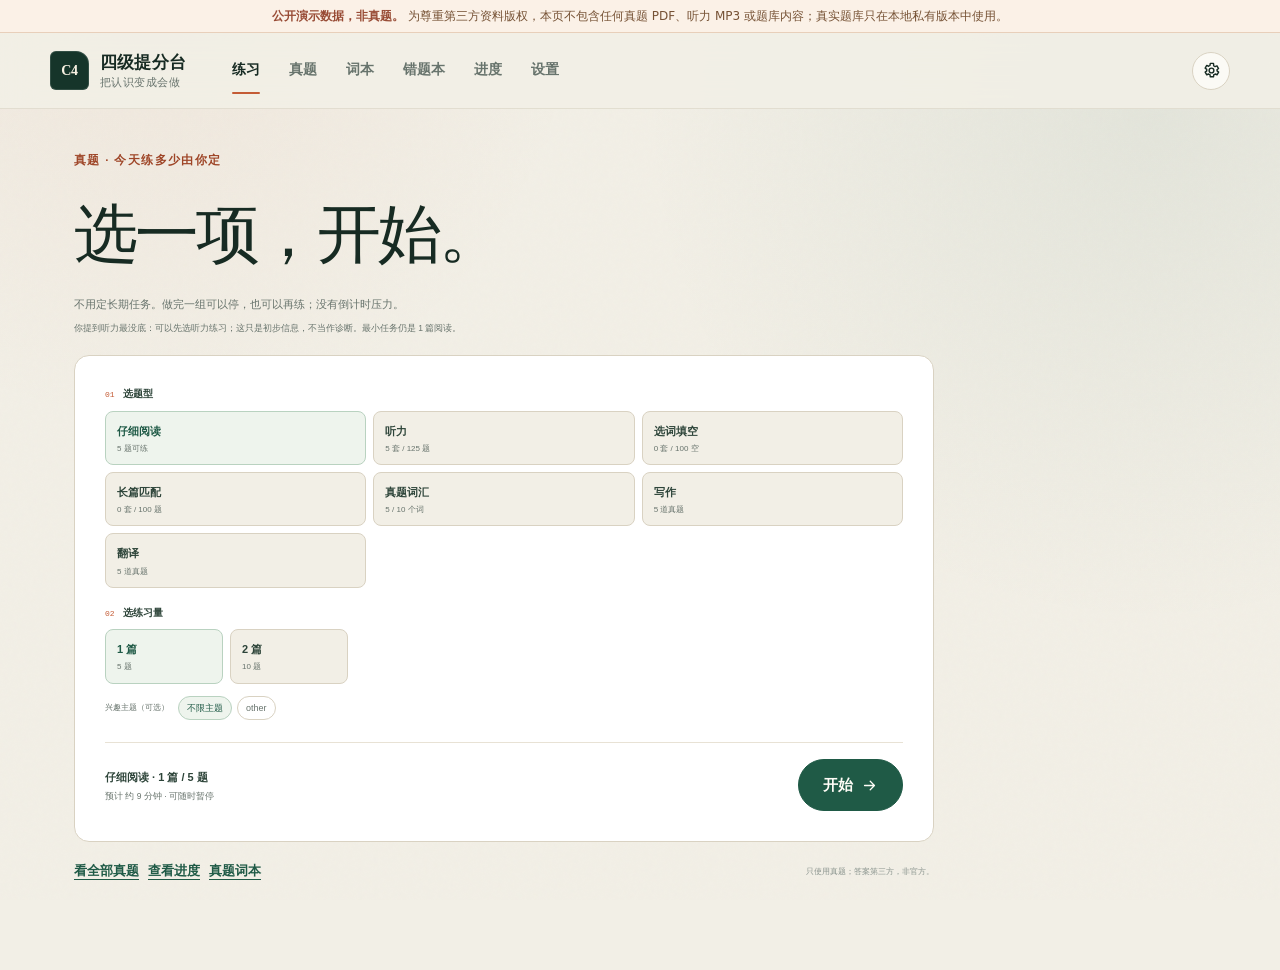
<file: docs/index.html>
<!doctype html>
<html lang="zh-CN">
<head>
  <meta charset="utf-8">
  <meta name="viewport" content="width=device-width, initial-scale=1, viewport-fit=cover">
  <meta name="theme-color" content="#16352a">
  <meta name="description" content="四级提分台公开演示：只含自行编写的演示题，不含任何第三方真题、PDF 或音频。">
  <title>四级提分台 · 公开演示（非真题）</title>
  <link rel="icon" href="data:image/svg+xml,%3Csvg xmlns='http://www.w3.org/2000/svg' viewBox='0 0 64 64'%3E%3Crect width='64' height='64' rx='14' fill='%2316352a'/%3E%3Ctext x='32' y='42' font-family='Georgia,serif' font-size='28' fill='%23f8f1e2' text-anchor='middle'%3EC4%3C/text%3E%3C/svg%3E">
  <link rel="stylesheet" href="assets/styles.css?v=5.12.1">
  <link rel="stylesheet" href="assets/learn.css?v=5.12.1">
  <style>
    .demo-banner{position:sticky;top:0;z-index:300;background:#fbf1e7;color:#765235;border-bottom:1px solid #e8cfba;padding:7px 14px;text-align:center;font:500 12px/1.5 system-ui,"Microsoft YaHei",sans-serif}
    .demo-banner b{color:#984b35}
  </style>
</head>
<body>
  <div class="demo-banner"><b>公开演示数据，非真题。</b> 为尊重第三方资料版权，本页不包含任何真题 PDF、听力 MP3 或题库内容；真实题库只在本地私有版本中使用。</div>
  <a class="skip-link" href="#app">跳到主要内容</a>
  <div id="app"></div>
  <noscript><div class="noscript">这是一个需要 JavaScript 的演示页面，请启用 JavaScript。</div></noscript>
  <script src="assets/data.js?v=5.12.1"></script>
  <script src="assets/demo-data.js?v=5.12.1"></script>
  <script src="assets/checker.js?v=5.12.1"></script>
  <script src="assets/store.js?v=5.12.1"></script>
  <script src="assets/app.js?v=5.12.1"></script>
</body>
</html>
</file>
<file: docs/assets/styles.css>
/* 四级提分台 · 视觉样式 */
:root {
  --bg: #f2efe6;
  --bg-deep: #e9e4d7;
  --surface: #fbfaf5;
  --surface-strong: #ffffff;
  --ink: #172b23;
  --ink-soft: #2d4439;
  --muted: #68746d;
  --muted-light: #8a948e;
  --line: #d9d2c2;
  --line-soft: #e8e2d5;
  --green: #1f5a46;
  --green-deep: #16352a;
  --green-soft: #dce9dd;
  --green-pale: #eef4ed;
  --orange: #c45b35;
  --orange-deep: #9e4527;
  --orange-soft: #f4ded1;
  --amber: #a16e1c;
  --amber-soft: #f5e9d2;
  --red: #a33b33;
  --red-soft: #f4ded9;
  --cream: #f8f1e2;
  --shadow: 0 20px 50px rgba(27, 43, 35, 0.08);
  --shadow-small: 0 8px 24px rgba(27, 43, 35, 0.07);
  --radius: 22px;
  --radius-small: 14px;
  --sans: -apple-system, BlinkMacSystemFont, "Segoe UI", "PingFang SC", "Hiragino Sans GB", "Microsoft YaHei", "Noto Sans SC", sans-serif;
  --serif: "Iowan Old Style", "Palatino Linotype", "Book Antiqua", Georgia, "Songti SC", "STSong", "Noto Serif SC", serif;
  --mono: "Cascadia Code", "SFMono-Regular", Consolas, "Liberation Mono", monospace;
}

* { box-sizing: border-box; }
html { scroll-behavior: smooth; }
body {
  margin: 0;
  min-width: 320px;
  background:
    radial-gradient(circle at 12% 0%, rgba(196, 91, 53, 0.055), transparent 27rem),
    radial-gradient(circle at 90% 12%, rgba(31, 90, 70, 0.07), transparent 32rem),
    var(--bg);
  color: var(--ink);
  font-family: var(--sans);
  font-size: 15px;
  line-height: 1.65;
  -webkit-font-smoothing: antialiased;
  text-rendering: optimizeLegibility;
}
body::before {
  content: "";
  position: fixed;
  inset: 0;
  pointer-events: none;
  z-index: -1;
  opacity: 0.18;
  background-image: url("data:image/svg+xml,%3Csvg viewBox='0 0 200 200' xmlns='http://www.w3.org/2000/svg'%3E%3Cfilter id='n'%3E%3CfeTurbulence type='fractalNoise' baseFrequency='0.9' numOctaves='3' stitchTiles='stitch'/%3E%3C/filter%3E%3Crect width='100%25' height='100%25' filter='url(%23n)' opacity='0.11'/%3E%3C/svg%3E");
}
::selection { background: var(--green); color: var(--cream); }
h1, h2, h3, h4, p { margin-top: 0; }
h1, h2, h3 { color: var(--ink); }
button, input, textarea, select { font: inherit; }
button { color: inherit; }
a { color: var(--green); }
svg { width: 1.1em; height: 1.1em; fill: none; stroke: currentColor; stroke-width: 1.8; stroke-linecap: round; stroke-linejoin: round; flex: 0 0 auto; }
mark, .evidence-mark { background: var(--amber-soft); color: var(--ink); padding: 0.03em 0.16em; border-radius: 4px; }
:focus-visible { outline: 2px solid var(--orange); outline-offset: 3px; }
.skip-link { position: absolute; left: 12px; top: -80px; background: var(--ink); color: #fff; padding: 10px 16px; border-radius: 8px; z-index: 100; }
.skip-link:focus { top: 12px; }
.noscript { max-width: 720px; margin: 60px auto; padding: 30px; background: var(--surface); border: 1px solid var(--line); border-radius: 16px; }

/* ============ 基础组件 ============ */
.btn {
  display: inline-flex;
  align-items: center;
  justify-content: center;
  gap: 8px;
  border: 1px solid transparent;
  border-radius: 999px;
  padding: 11px 18px;
  background: transparent;
  color: var(--ink);
  font-weight: 650;
  font-size: 14px;
  line-height: 1.25;
  cursor: pointer;
  text-decoration: none;
  transition: background 0.18s ease, border-color 0.18s ease, transform 0.18s ease, color 0.18s ease;
  min-height: 42px;
}
.btn:hover { transform: translateY(-1px); }
.btn:active { transform: translateY(0); }
.btn svg { width: 17px; height: 17px; }
.btn-primary { background: var(--green); color: #fffdf7; border-color: var(--green); }
.btn-primary:hover { background: var(--green-deep); border-color: var(--green-deep); }
.btn-secondary { background: var(--surface); border-color: var(--line); color: var(--ink); }
.btn-secondary:hover { border-color: var(--green); background: var(--green-pale); }
.btn-quiet { color: var(--muted); border-color: transparent; padding-inline: 8px; }
.btn-quiet:hover { color: var(--ink); background: rgba(23, 43, 35, 0.055); }
.btn-danger { background: var(--red); color: #fff; border-color: var(--red); }
.btn-danger:hover { background: #832e28; border-color: #832e28; }
.btn-small { padding: 8px 14px; min-height: 36px; font-size: 13px; }
.btn-lg { min-height: 52px; padding: 14px 24px; font-size: 15px; }
.btn-block { width: 100%; }
.text-link-button {
  border: 0;
  background: transparent;
  padding: 4px 0;
  color: var(--green);
  font-size: 13px;
  font-weight: 650;
  text-decoration: underline;
  text-underline-offset: 4px;
  cursor: pointer;
  display: inline-flex;
  align-items: center;
  gap: 5px;
}
.text-link-button:hover { color: var(--orange-deep); }
.icon-button {
  display: inline-flex;
  align-items: center;
  justify-content: center;
  width: 42px;
  height: 42px;
  border: 1px solid var(--line);
  border-radius: 50%;
  background: var(--surface);
  cursor: pointer;
}
.icon-button svg { width: 19px; height: 19px; }
.icon-button:hover { border-color: var(--green); }
.icon-button.small { width: 34px; height: 34px; }
.button-row { display: flex; flex-wrap: wrap; gap: 10px; align-items: center; }
.badge {
  display: inline-flex;
  align-items: center;
  gap: 5px;
  padding: 4px 9px;
  border-radius: 999px;
  background: var(--bg-deep);
  color: var(--muted);
  font-size: 11.5px;
  line-height: 1.3;
  white-space: nowrap;
}
.badge-soft { background: var(--green-pale); color: var(--green); }
.badge-outline { background: transparent; border: 1px solid var(--line); color: var(--muted); }
.badge-warn { background: var(--amber-soft); color: var(--amber); }
.priority-tag { display: inline-block; margin-left: 6px; padding: 1px 6px; border-radius: 4px; background: var(--orange-soft); color: var(--orange-deep); font-size: 10.5px; font-style: normal; }
.status-good, .text-good { color: var(--green); }
.status-warn, .text-warn { color: var(--orange-deep); }
.status-mid { color: var(--amber); }
.status-muted { color: var(--muted); }
.eyebrow {
  margin-bottom: 12px;
  color: var(--orange-deep);
  font-size: 11.5px;
  font-weight: 800;
  letter-spacing: 0.12em;
  text-transform: uppercase;
}
.lead { font-size: 16px; line-height: 1.8; color: var(--muted); }
.source-note { margin: 20px 0 0; color: var(--muted-light); font-size: 11.5px; line-height: 1.7; }
.section-kicker { display: block; color: var(--orange-deep); font-size: 11px; font-weight: 800; letter-spacing: 0.12em; text-transform: uppercase; margin-bottom: 5px; }
.inline-note { margin: 18px 0 0; padding: 12px 14px; border-left: 3px solid var(--green); background: var(--green-pale); color: var(--ink-soft); font-size: 13px; border-radius: 0 8px 8px 0; }
.inline-note.warn { border-left-color: var(--orange); background: var(--amber-soft); }
.aside-note { color: var(--muted); font-size: 12.5px; line-height: 1.7; margin-bottom: 0; }
.explain { color: var(--ink-soft); font-size: 14px; line-height: 1.8; }

/* ============ 顶栏 / 导航 ============ */
.app-shell { min-height: 100vh; }
.topbar {
  position: sticky;
  top: 0;
  z-index: 40;
  height: 76px;
  width: 100%;
  padding: 0 max(24px, calc((100vw - 1180px) / 2));
  display: flex;
  align-items: center;
  gap: 30px;
  background: rgba(242, 239, 230, 0.88);
  backdrop-filter: blur(16px);
  -webkit-backdrop-filter: blur(16px);
  border-bottom: 1px solid rgba(217, 210, 194, 0.62);
}
.brand { display: flex; align-items: center; gap: 11px; border: 0; background: none; padding: 0; cursor: pointer; text-align: left; text-decoration: none; }
.brand-mark {
  display: inline-flex;
  align-items: center;
  justify-content: center;
  width: 39px;
  height: 39px;
  background: var(--green-deep);
  color: var(--cream);
  border-radius: 6px 13px 6px 6px;
  font-family: var(--serif);
  font-weight: 700;
  font-size: 14px;
  letter-spacing: -0.03em;
  flex: 0 0 auto;
  box-shadow: inset 0 0 0 1px rgba(255, 255, 255, 0.12);
}
.brand-copy { display: flex; flex-direction: column; line-height: 1.2; }
.brand-copy strong { font-family: var(--serif); font-size: 17px; font-weight: 700; letter-spacing: 0.01em; }
.brand-copy small { color: var(--muted); font-size: 10.5px; letter-spacing: 0.04em; margin-top: 3px; }
.top-nav { display: flex; align-self: stretch; align-items: center; gap: 5px; margin-left: 4px; }
.top-nav-item { position: relative; border: 0; background: none; padding: 24px 12px; color: var(--muted); cursor: pointer; font-size: 13.5px; font-weight: 600; }
.top-nav-item::after { content: ""; position: absolute; left: 12px; right: 12px; bottom: 12px; height: 2px; background: transparent; border-radius: 2px; }
.top-nav-item:hover { color: var(--ink); }
.top-nav-item.active { color: var(--ink); }
.top-nav-item.active::after { background: var(--orange); }
.topbar-right { margin-left: auto; display: flex; gap: 9px; align-items: center; }
.countdown-chip { display: flex; align-items: center; gap: 7px; background: var(--surface); border: 1px solid var(--line); padding: 6px 11px; border-radius: 999px; }
.countdown-chip b { font-family: var(--serif); font-size: 14px; }
.countdown-chip span { color: var(--muted); font-size: 10.5px; }
.topbar-right .icon-button { width: 38px; height: 38px; }
.page { max-width: 1180px; margin: 0 auto; padding: 30px 24px 84px; }
.page-wrap { width: 100%; }
.bottom-nav { display: none; }
.page-footer { margin-top: 34px; padding-top: 20px; border-top: 1px solid var(--line); display: flex; justify-content: space-between; gap: 20px; color: var(--muted-light); font-size: 11px; line-height: 1.7; }

/* ============ 首页 Hero ============ */
.hero {
  position: relative;
  overflow: hidden;
  display: grid;
  grid-template-columns: minmax(0, 1.55fr) minmax(290px, 0.62fr);
  gap: 38px;
  background:
    radial-gradient(circle at 100% 0%, rgba(196, 91, 53, 0.22), transparent 26rem),
    radial-gradient(circle at 0% 110%, rgba(142, 181, 146, 0.15), transparent 22rem),
    var(--green-deep);
  color: var(--cream);
  border-radius: 28px;
  padding: clamp(30px, 4.4vw, 54px);
  box-shadow: 0 28px 60px rgba(22, 53, 42, 0.19);
  isolation: isolate;
}
.hero::before {
  content: "";
  position: absolute;
  width: 390px;
  height: 390px;
  border: 1px solid rgba(248, 241, 226, 0.12);
  border-radius: 50%;
  right: -150px;
  top: -170px;
  z-index: -1;
}
.hero::after {
  content: "C4";
  position: absolute;
  right: 26%;
  bottom: -54px;
  font-family: var(--serif);
  font-size: 190px;
  line-height: 1;
  color: rgba(248, 241, 226, 0.028);
  z-index: -1;
  letter-spacing: -0.09em;
}
.hero .eyebrow { color: #e9ad8e; }
.hero h1 {
  margin-bottom: 19px;
  color: var(--cream);
  font-family: var(--serif);
  font-size: clamp(38px, 4.9vw, 66px);
  line-height: 1.08;
  letter-spacing: -0.035em;
  font-weight: 600;
}
.hero h1 em { color: #efad87; font-style: italic; white-space: nowrap; }
.hero .lead { max-width: 610px; color: rgba(248, 241, 226, 0.7); font-size: 14.5px; line-height: 1.75; margin-bottom: 22px; }
.hero-chips { display: flex; flex-wrap: wrap; gap: 8px; margin-bottom: 26px; }
.metric-pill { display: inline-flex; align-items: baseline; gap: 7px; padding: 6px 10px; border: 1px solid rgba(248, 241, 226, 0.16); background: rgba(248, 241, 226, 0.055); border-radius: 6px; }
.metric-pill b { font-family: var(--serif); font-size: 14px; color: var(--cream); font-weight: 600; }
.metric-pill span { color: rgba(248, 241, 226, 0.55); font-size: 10.5px; }
.hero-actions { display: flex; align-items: center; flex-wrap: wrap; gap: 15px; }
.hero .btn-primary { background: var(--cream); color: var(--green-deep); border-color: var(--cream); }
.hero .btn-primary:hover { background: #fffaf0; }
.hero-left { color: rgba(248, 241, 226, 0.5); font-size: 11.5px; }
.plan-progress { display: flex; gap: 12px; align-items: center; margin-top: 24px; max-width: 500px; }
.plan-progress > div { flex: 1; height: 3px; background: rgba(248, 241, 226, 0.14); border-radius: 2px; overflow: hidden; }
.plan-progress > div > span { display: block; height: 100%; background: #e9ad8e; border-radius: 2px; transition: width 0.4s ease; }
.plan-progress small { color: rgba(248, 241, 226, 0.54); font-size: 10.5px; font-family: var(--mono); white-space: nowrap; }
.hero-side { border-left: 1px solid rgba(248, 241, 226, 0.13); padding-left: 32px; display: flex; flex-direction: column; justify-content: space-between; }
.countdown-block { display: grid; grid-template-columns: auto 1fr; align-items: end; column-gap: 9px; }
.countdown-label { grid-column: 1 / -1; color: rgba(248, 241, 226, 0.55); font-size: 11px; letter-spacing: 0.06em; margin-bottom: 4px; }
.countdown-block strong { font-family: var(--serif); font-size: clamp(70px, 7vw, 102px); line-height: 0.9; font-weight: 500; color: var(--cream); letter-spacing: -0.06em; }
.countdown-unit { color: #e9ad8e; font-size: 15px; margin-bottom: 11px; }
.countdown-block p { grid-column: 1 / -1; margin: 15px 0 0; color: rgba(248, 241, 226, 0.45); font-size: 11px; line-height: 1.5; }
.hero-side-note { border-top: 1px solid rgba(248, 241, 226, 0.12); padding-top: 17px; }
.hero-side-note span { color: #e9ad8e; font-size: 10.5px; font-weight: 700; letter-spacing: 0.04em; }
.hero-side-note p { margin: 7px 0 0; color: rgba(248, 241, 226, 0.55); font-size: 11.5px; line-height: 1.6; }

/* ============ 首页主体 ============ */
.dashboard-grid { display: grid; grid-template-columns: minmax(0, 1.48fr) minmax(310px, 0.72fr); gap: 22px; margin-top: 22px; align-items: start; }
.panel { background: var(--surface); border: 1px solid var(--line); border-radius: var(--radius); padding: 28px 30px; box-shadow: var(--shadow-small); }
.panel-topline { display: flex; justify-content: space-between; gap: 20px; align-items: flex-start; margin-bottom: 14px; }
.panel-topline h2 { margin: 0; font-family: var(--serif); font-size: 25px; font-weight: 600; letter-spacing: -0.025em; }
.panel-meta { display: flex; flex-direction: column; align-items: flex-end; gap: 3px; color: var(--muted); font-size: 10.5px; line-height: 1.45; padding-top: 3px; }
.panel-meta b { color: var(--ink); font-family: var(--mono); font-size: 12px; font-weight: 600; }
.plan-intro { margin: 0 0 12px; color: var(--muted); font-size: 12.5px; }
.task-list { border-top: 1px solid var(--line); }
.task-row { display: grid; grid-template-columns: 45px minmax(0, 1fr) auto; gap: 15px; align-items: center; padding: 20px 0; border-bottom: 1px solid var(--line-soft); position: relative; }
.task-row.is-next::before { content: ""; position: absolute; left: -30px; top: 14px; bottom: 14px; width: 3px; background: var(--orange); border-radius: 3px; }
.task-row.is-next { background: linear-gradient(90deg, rgba(196, 91, 53, 0.055), transparent 58%); }
.task-row.is-done { opacity: 0.56; }
.task-number { font-family: var(--serif); font-size: 24px; line-height: 1; color: var(--muted-light); font-style: italic; padding-left: 2px; }
.task-row.is-next .task-number { color: var(--orange-deep); }
.task-body { min-width: 0; }
.task-topline { display: flex; flex-wrap: wrap; gap: 8px; align-items: center; margin-bottom: 5px; }
.task-tag { display: inline-flex; align-items: center; padding: 2px 7px; border-radius: 4px; font-size: 10px; font-weight: 800; letter-spacing: 0.07em; background: var(--bg-deep); color: var(--ink-soft); }
.task-tag.review { background: var(--orange-soft); color: var(--orange-deep); }
.task-tag.vocab { background: var(--green-soft); color: var(--green); }
.task-tag.listening { background: #e0ecec; color: #2b6462; }
.task-tag.reading { background: #e7e1f0; color: #5b4b79; }
.task-tag.output { background: var(--amber-soft); color: var(--amber); }
.task-time { color: var(--muted-light); font-size: 10.5px; font-family: var(--mono); }
.task-body h3 { margin: 0 0 4px; font-size: 15.5px; line-height: 1.45; letter-spacing: -0.01em; font-weight: 650; }
.task-body p { margin: 0; color: var(--muted); font-size: 11.5px; line-height: 1.55; }
.task-action { display: flex; justify-content: flex-end; }
.done-mark { display: inline-flex; align-items: center; gap: 5px; color: var(--green); font-size: 11.5px; white-space: nowrap; }
.done-mark svg { width: 14px; height: 14px; }
.finish-banner { display: flex; gap: 12px; align-items: flex-start; padding: 14px 16px; background: var(--green-pale); border: 1px solid #cfe0cd; border-radius: 12px; margin-bottom: 12px; }
.finish-banner svg { width: 20px; height: 20px; color: var(--green); margin-top: 2px; }
.finish-banner b { font-size: 13px; }
.finish-banner p { margin: 3px 0 0; color: var(--muted); font-size: 11.5px; }
.dashboard-aside { display: flex; flex-direction: column; gap: 16px; }
.aside-card { background: var(--surface); border: 1px solid var(--line); border-radius: var(--radius-small); padding: 22px; box-shadow: 0 4px 14px rgba(27, 43, 35, 0.025); }
.card-heading { display: flex; align-items: baseline; justify-content: space-between; gap: 15px; margin-bottom: 15px; }
.card-heading h3 { margin: 0; font-family: var(--serif); font-size: 19px; font-weight: 600; letter-spacing: -0.02em; }
.card-heading > span { color: var(--muted-light); font-size: 10px; white-space: nowrap; }
.diagnosis-row { display: grid; grid-template-columns: minmax(98px, 1fr) 1.5fr 32px; gap: 10px; align-items: center; margin: 9px 0; }
.diagnosis-label { display: flex; align-items: center; gap: 5px; color: var(--ink-soft); font-size: 11.5px; }
.diagnosis-label em { font-style: normal; font-size: 9px; color: var(--orange-deep); background: var(--orange-soft); border-radius: 3px; padding: 1px 4px; }
.mini-bar { height: 4px; border-radius: 4px; background: var(--bg-deep); overflow: hidden; }
.mini-bar > span { display: block; height: 100%; background: var(--green); border-radius: 4px; }
.diag-count { color: var(--muted); font-family: var(--mono); font-size: 10.5px; text-align: right; }
.aside-note { margin: 12px 0 0; color: var(--muted); font-size: 11.5px; line-height: 1.7; }
.speed-line { display: flex; justify-content: space-between; gap: 12px; margin-top: 14px; border-top: 1px solid var(--line-soft); padding-top: 12px; color: var(--muted); font-size: 10.5px; }
.speed-line b { color: var(--ink-soft); font-weight: 500; text-align: right; }
.review-numbers { display: flex; gap: 22px; padding: 3px 0 12px; }
.review-numbers div { display: flex; align-items: baseline; gap: 6px; }
.review-numbers b { font-family: var(--serif); font-size: 31px; line-height: 1; font-weight: 500; }
.review-numbers span { color: var(--muted); font-size: 10px; }
.next-due { margin: 0 0 13px; color: var(--orange-deep); font-size: 10.5px; }
.why-list { list-style: none; margin: 0; padding: 0; }
.why-list li { position: relative; padding: 0 0 13px 24px; border-left: 1px solid var(--line); margin-left: 5px; }
.why-list li:last-child { padding-bottom: 0; border-left-color: transparent; }
.why-list li::before { content: ""; position: absolute; width: 7px; height: 7px; border-radius: 50%; background: var(--surface); border: 1.5px solid var(--green); left: -4px; top: 7px; }
.why-list b { display: block; font-size: 11.5px; font-weight: 700; color: var(--ink-soft); margin-bottom: 2px; }
.why-list p { margin: 0; color: var(--muted); font-size: 11px; line-height: 1.65; }
.aside-copy { color: var(--muted); font-size: 12px; line-height: 1.75; }
.tag-wrap { display: flex; flex-wrap: wrap; gap: 6px; margin: 10px 0 15px; }
.bottom-note-grid { display: grid; grid-template-columns: 1fr 1fr; gap: 14px; margin-top: 20px; }
.info-strip { display: flex; gap: 12px; align-items: flex-start; padding: 16px 18px; border: 1px solid var(--line); background: rgba(251, 250, 245, 0.55); border-radius: 12px; }
.info-mark { display: inline-flex; align-items: center; justify-content: center; width: 22px; height: 22px; flex: 0 0 auto; border-radius: 50%; border: 1px solid var(--line); color: var(--orange-deep); font-family: var(--serif); font-size: 12px; font-style: italic; }
.info-strip b { display: block; font-size: 11.5px; margin: 1px 0 3px; }
.info-strip p { margin: 0; color: var(--muted); font-size: 10.5px; line-height: 1.65; }

/* ============ 首次使用 ============ */
.onboarding-shell { max-width: 1240px; margin: 0 auto; padding: 0 32px 50px; min-height: 100vh; }
.onboarding-top { display: flex; align-items: center; gap: 11px; height: 82px; border-bottom: 1px solid var(--line); }
.onboarding-brand { font-family: var(--serif); font-weight: 700; font-size: 16px; }
.onboarding-meta { margin-left: auto; color: var(--muted); font-size: 10.5px; }
.onboarding-grid { display: grid; grid-template-columns: minmax(0, 1.06fr) minmax(380px, 0.82fr); gap: clamp(34px, 5vw, 76px); align-items: center; padding: clamp(36px, 6vh, 76px) 0 40px; }
.onboarding-hero h1 { font-family: var(--serif); font-size: clamp(48px, 5.9vw, 78px); line-height: 1.03; letter-spacing: -0.045em; font-weight: 500; margin-bottom: 25px; }
.onboarding-hero h1 em { color: var(--orange); font-style: italic; }
.onboarding-hero .lead { max-width: 560px; font-size: 14.5px; line-height: 1.9; }
.flow-list { margin-top: 30px; display: grid; gap: 0; max-width: 540px; border-top: 1px solid var(--line); }
.flow-list > div { display: grid; grid-template-columns: 42px 1fr; gap: 13px; padding: 16px 0; border-bottom: 1px solid var(--line); }
.flow-list > div > span { font-family: var(--serif); font-size: 19px; color: var(--orange); font-style: italic; }
.flow-list p { margin: 0; color: var(--muted); font-size: 12px; line-height: 1.7; }
.flow-list b { color: var(--ink); font-size: 12.5px; }
.onboarding-disclaimer { margin-top: 26px; max-width: 540px; padding-left: 13px; border-left: 2px solid var(--orange); }
.onboarding-disclaimer strong { display: block; font-size: 11px; letter-spacing: 0.04em; margin-bottom: 4px; color: var(--orange-deep); }
.onboarding-disclaimer p { margin: 0; color: var(--muted); font-size: 10.5px; line-height: 1.7; }
.intake-card { background: var(--surface); border: 1px solid var(--line); border-radius: 24px; padding: clamp(24px, 3vw, 36px); box-shadow: var(--shadow); position: relative; }
.intake-card::before { content: ""; position: absolute; top: -8px; left: 38px; width: 46px; height: 14px; background: var(--orange-soft); transform: rotate(-2deg); opacity: 0.9; }
.intake-head { margin-bottom: 21px; }
.intake-head h2 { margin: 8px 0 7px; font-family: var(--serif); font-size: 28px; font-weight: 600; letter-spacing: -0.025em; }
.intake-head p { margin: 0; color: var(--muted); font-size: 12px; line-height: 1.7; }
.step-tag { display: inline-flex; padding: 3px 8px; background: var(--green-soft); color: var(--green); font-size: 9.5px; font-weight: 800; border-radius: 4px; letter-spacing: 0.08em; }
.intake-form { display: flex; flex-direction: column; gap: 18px; }
.field { display: flex; flex-direction: column; gap: 6px; border: 0; padding: 0; margin: 0; min-width: 0; }
.field-label { display: flex; align-items: baseline; justify-content: space-between; gap: 8px; color: var(--ink-soft); font-size: 11.5px; font-weight: 700; }
.field small { color: var(--muted-light); font-size: 10.5px; line-height: 1.65; }
.field input[type="number"], .field input[type="date"], .field select {
  width: 100%; height: 43px; border: 1px solid var(--line); background: #fff; color: var(--ink); border-radius: 8px; padding: 0 12px; outline: none;
}
.field input[type="date"] { min-width: 0; }
.field input:focus, .field select:focus, textarea:focus { border-color: var(--green); box-shadow: 0 0 0 3px rgba(31, 90, 70, 0.09); }
.input-wrap { position: relative; display: block; }
.input-wrap input { padding-right: 38px; }
.input-suffix { position: absolute; right: 12px; top: 50%; transform: translateY(-50%); color: var(--muted); font-size: 11.5px; }
.range-row { display: flex; align-items: center; gap: 14px; }
.range-row input[type="range"] { flex: 1; accent-color: var(--green); height: 5px; }
.range-row output { min-width: 66px; font-family: var(--mono); font-size: 11.5px; color: var(--green); text-align: right; }
.choice-stack { display: grid; gap: 6px; }
.choice-line { display: flex; align-items: flex-start; gap: 9px; padding: 8px 10px; border: 1px solid var(--line-soft); border-radius: 8px; cursor: pointer; font-size: 11.5px; line-height: 1.55; background: #fff; }
.choice-line input { accent-color: var(--green); margin-top: 2px; }
.choice-line:has(input:checked) { border-color: var(--green); background: var(--green-pale); }
.optional { color: var(--muted-light); font-weight: 400; font-size: 10px; }
.chip-checks { display: flex; flex-wrap: wrap; gap: 7px; }
.check-chip { position: relative; display: inline-flex; cursor: pointer; }
.check-chip input { position: absolute; opacity: 0; pointer-events: none; }
.check-chip span { display: inline-flex; padding: 5px 11px; border: 1px solid var(--line); border-radius: 999px; background: var(--surface); color: var(--muted); font-size: 11px; transition: all 0.16s ease; }
.check-chip:has(input:checked) span, .check-chip input:checked + span { border-color: var(--green); background: var(--green); color: #fff; }
.check-chip:focus-within span { outline: 2px solid var(--orange); outline-offset: 2px; }
.privacy-line { color: var(--muted-light); font-size: 10px; line-height: 1.6; margin: 0; }
.onboarding-footer { color: var(--muted-light); font-size: 10px; line-height: 1.7; border-top: 1px solid var(--line); padding-top: 16px; }

/* ============ 短测 ============ */
.diagnostic-intro-card { max-width: 840px; margin: clamp(38px, 8vh, 90px) auto 0; background: var(--surface); border: 1px solid var(--line); border-radius: 28px; padding: clamp(30px, 5vw, 58px); box-shadow: var(--shadow); }
.diagnostic-intro-card h1 { font-family: var(--serif); font-size: clamp(38px, 5vw, 60px); line-height: 1.08; letter-spacing: -0.04em; font-weight: 500; margin-bottom: 23px; }
.diag-preview-grid { display: grid; grid-template-columns: repeat(6, 1fr); gap: 8px; margin: 28px 0; padding: 16px 0; border-top: 1px solid var(--line); border-bottom: 1px solid var(--line); }
.diag-preview-grid div { display: flex; flex-direction: column; align-items: center; gap: 4px; text-align: center; }
.diag-preview-grid b { font-family: var(--serif); font-size: 24px; font-weight: 500; color: var(--orange); }
.diag-preview-grid span { color: var(--muted); font-size: 10px; }
.notice-box { padding: 14px 16px; border: 1px solid var(--line); border-radius: 10px; background: var(--bg); margin: 20px 0; }
.notice-box strong { display: block; font-size: 11.5px; margin-bottom: 4px; }
.notice-box p { margin: 0; color: var(--muted); font-size: 11.5px; line-height: 1.7; }
.notice-box.warn { background: var(--amber-soft); border-color: #e7d2a9; }
.text-link-button { align-self: flex-start; }
.diagnostic-shell { max-width: 900px; }
.diagnostic-top { display: flex; align-items: center; justify-content: space-between; height: 72px; color: var(--muted); font-size: 11px; }
.back-link { display: inline-flex; align-items: center; gap: 4px; border: 0; background: transparent; padding: 4px 0; color: var(--muted); font-size: 12px; cursor: pointer; }
.back-link:hover { color: var(--ink); }
.back-link svg { width: 16px; height: 16px; }
.diag-progress { height: 2px; background: var(--line); border-radius: 2px; overflow: hidden; }
.diag-progress span { display: block; height: 100%; background: var(--orange); transition: width 0.3s ease; }
.diagnostic-card { max-width: 760px; margin: 42px auto 0; background: var(--surface); border: 1px solid var(--line); border-radius: 24px; padding: clamp(24px, 4vw, 45px); box-shadow: var(--shadow-small); }
.diag-meta { display: flex; align-items: center; justify-content: space-between; gap: 12px; margin-bottom: 18px; }
.diag-meta .eyebrow { margin: 0; }
.sample-tag { color: var(--muted-light); font-size: 10px; }
.question-title { font-family: var(--serif); font-size: clamp(21px, 2.4vw, 28px); line-height: 1.5; letter-spacing: -0.015em; font-weight: 600; margin: 17px 0 20px; }
.question-title.small { font-size: 19px; line-height: 1.55; }
.mini-passage { background: var(--bg); border: 1px solid var(--line); border-radius: 12px; padding: 16px 19px; margin-bottom: 20px; }
.mini-passage p { color: var(--ink-soft); font-family: var(--serif); font-size: 15.5px; line-height: 1.8; margin: 0 0 9px; }
.mini-passage p:last-child { margin: 0; }
.diag-actions { display: flex; flex-wrap: wrap; align-items: center; gap: 17px; margin-top: 20px; }
.result-shell { max-width: 1160px; }
.result-layout { display: grid; grid-template-columns: minmax(0, 1.5fr) minmax(280px, 0.56fr); gap: 36px; align-items: start; padding-top: clamp(32px, 6vh, 60px); }
.result-main h1 { font-family: var(--serif); font-size: clamp(38px, 5vw, 60px); line-height: 1.06; letter-spacing: -0.04em; font-weight: 500; margin-bottom: 20px; }
.result-callout { display: grid; gap: 0; margin: 27px 0; border-top: 1px solid var(--line); }
.focus-item { display: grid; grid-template-columns: 135px 1fr; gap: 18px; padding: 15px 0; border-bottom: 1px solid var(--line); }
.focus-item > span { color: var(--orange-deep); font-weight: 700; font-size: 12px; }
.focus-item p { margin: 0; color: var(--muted); font-size: 12px; line-height: 1.75; }
.diag-result-panel { background: var(--surface); border: 1px solid var(--line); border-radius: 16px; padding: 23px 25px; margin: 24px 0; }
.diag-result-panel > .panel-topline { margin-bottom: 13px; }
.diag-result-panel h2 { margin: 0; font-family: var(--serif); font-size: 21px; font-weight: 600; }
.diag-result-row { display: grid; grid-template-columns: 120px 1fr 34px; gap: 12px; align-items: center; padding: 8px 0; }
.diag-result-label { color: var(--ink-soft); font-size: 11.5px; }
.speed-row { display: flex; justify-content: space-between; gap: 20px; border-top: 1px solid var(--line-soft); padding-top: 13px; margin-top: 10px; color: var(--muted); font-size: 10.5px; }
.speed-row b { text-align: right; font-weight: 500; color: var(--ink-soft); }
.review-details { margin: 24px 0; border-top: 1px solid var(--line); border-bottom: 1px solid var(--line); }
.review-details summary { padding: 14px 0; cursor: pointer; font-size: 12px; font-weight: 650; color: var(--ink-soft); }
.review-details-body { padding-bottom: 10px; }
.diag-answer-row { border-top: 1px solid var(--line-soft); padding: 13px 0; }
.diag-answer-head { display: flex; align-items: flex-start; gap: 8px; color: var(--ink-soft); font-size: 12px; }
.diag-answer-head span:nth-child(2) { flex: 1; }
.diag-answer-head .text-good, .diag-answer-head .text-warn { white-space: nowrap; font-size: 10px; }
.diag-answer-row p { margin: 5px 0 0 20px; color: var(--muted); font-size: 11px; line-height: 1.65; }
.diag-answer-row .explain { color: var(--ink-soft); }
.result-aside { display: flex; flex-direction: column; gap: 16px; padding-top: 52px; }
.result-aside .aside-card { padding: 25px; }

/* ============ 页面标题 / 训练库 ============ */
.page-heading-row { display: flex; align-items: flex-end; justify-content: space-between; gap: 30px; margin: 8px 0 28px; }
.page-heading-row h1 { font-family: var(--serif); font-size: clamp(40px, 5vw, 60px); line-height: 1; letter-spacing: -0.045em; font-weight: 500; margin-bottom: 14px; }
.page-heading-row .lead { max-width: 680px; margin: 0; font-size: 13.5px; }
.page-heading-aside { text-align: center; flex: 0 0 auto; padding-bottom: 4px; }
.count-bubble { display: inline-flex; align-items: center; justify-content: center; min-width: 51px; height: 51px; border: 1px solid var(--line); border-radius: 50%; font-family: var(--serif); font-size: 25px; color: var(--green); padding: 0 12px; }
.page-heading-aside p { margin: 5px 0 0; color: var(--muted); font-size: 10px; line-height: 1.5; }
.library-grid { display: grid; grid-template-columns: repeat(3, minmax(0, 1fr)); gap: 15px; }
.library-card { background: var(--surface); border: 1px solid var(--line); border-radius: 18px; padding: 22px; display: flex; flex-direction: column; min-height: 230px; transition: border-color 0.18s ease, transform 0.18s ease, box-shadow 0.18s ease; }
.library-card:hover { border-color: #b9b09d; transform: translateY(-2px); box-shadow: var(--shadow-small); }
.library-top { display: flex; align-items: baseline; justify-content: space-between; gap: 10px; margin-bottom: 15px; }
.library-kicker { color: var(--orange-deep); font-size: 10px; font-weight: 800; letter-spacing: 0.1em; }
.library-meta { color: var(--muted-light); font-size: 10px; }
.library-card h2 { font-family: var(--serif); font-size: 23px; line-height: 1.2; letter-spacing: -0.025em; font-weight: 600; margin-bottom: 10px; }
.library-card p { color: var(--muted); font-size: 11.5px; line-height: 1.75; margin-bottom: 18px; }
.library-footer { margin-top: auto; display: flex; align-items: center; justify-content: space-between; gap: 8px; border-top: 1px solid var(--line-soft); padding-top: 13px; }
.library-footer > span { color: var(--muted-light); font-size: 9.5px; }
.due-strip { display: flex; align-items: center; justify-content: space-between; gap: 22px; background: var(--orange-soft); border: 1px solid #e6c5b5; border-radius: 15px; padding: 16px 20px; margin-bottom: 18px; }
.due-strip > div { display: flex; align-items: center; gap: 10px; flex-wrap: wrap; }
.due-strip b { font-size: 13px; }
.due-strip p { margin: 0; color: #79503e; font-size: 11.5px; }
.pulse-dot { width: 8px; height: 8px; border-radius: 50%; background: var(--orange); box-shadow: 0 0 0 4px rgba(196, 91, 53, 0.12); flex: 0 0 auto; }
.notice-panel { background: var(--surface); border: 1px solid var(--line); border-radius: var(--radius); padding: 28px 30px; margin-top: 24px; }
.notice-panel h2 { margin: 7px 0 22px; font-family: var(--serif); font-size: 27px; font-weight: 600; letter-spacing: -0.03em; }
.notice-columns { display: grid; grid-template-columns: repeat(3, 1fr); gap: 28px; }
.notice-columns b { display: block; font-size: 11.5px; margin-bottom: 6px; }
.notice-columns p { margin: 0; color: var(--muted); font-size: 11px; line-height: 1.8; }
.notice-columns .text-link-button { margin-top: 8px; font-size: 11px; }
.notice-panel.compact { padding: 25px 28px; }

/* ============ 错题本 ============ */
.error-summary-bubble { display: flex; flex-direction: column; align-items: center; justify-content: center; width: 88px; height: 88px; border: 1px solid var(--line); border-radius: 50%; flex: 0 0 auto; }
.error-summary-bubble b { font-family: var(--serif); font-size: 35px; line-height: 1; color: var(--orange); font-weight: 500; }
.error-summary-bubble span { color: var(--muted); font-size: 9.5px; margin-top: 4px; }
.stat-strip { display: grid; grid-template-columns: repeat(4, 1fr); gap: 1px; background: var(--line); border: 1px solid var(--line); border-radius: 12px; overflow: hidden; margin-bottom: 22px; }
.stat-strip > div { background: var(--surface); padding: 15px 18px; }
.stat-strip b { display: block; font-family: var(--serif); font-size: 25px; line-height: 1.1; font-weight: 500; }
.stat-strip span { display: block; color: var(--muted); font-size: 10px; margin-top: 5px; }
.stat-strip.flat { border-radius: 10px; margin-bottom: 8px; }
.filter-row { display: flex; align-items: center; justify-content: space-between; gap: 20px; margin: 22px 0 14px; }
.segmented { display: inline-flex; background: var(--bg-deep); border-radius: 999px; padding: 3px; gap: 2px; }
.segmented button { border: 0; background: transparent; color: var(--muted); border-radius: 999px; padding: 7px 14px; font-size: 11px; cursor: pointer; }
.segmented button.active { background: var(--surface); color: var(--ink); box-shadow: 0 2px 8px rgba(27, 43, 35, 0.06); }
.filter-note { color: var(--muted-light); font-size: 10px; }
.error-list { display: grid; gap: 12px; }
.error-card { background: var(--surface); border: 1px solid var(--line); border-radius: 16px; padding: 21px 23px; }
.error-topline { display: flex; align-items: center; justify-content: space-between; gap: 12px; margin-bottom: 10px; }
.error-topline > div { display: flex; align-items: center; flex-wrap: wrap; gap: 7px; }
.error-date { color: var(--muted-light); font-size: 10px; white-space: nowrap; }
.error-card h3 { margin: 0 0 5px; font-family: var(--serif); font-size: 21px; line-height: 1.3; font-weight: 600; letter-spacing: -0.02em; }
.error-stem { margin: 0 0 6px; color: var(--muted); font-size: 11.5px; line-height: 1.65; }
.error-reasons { display: flex; align-items: baseline; flex-wrap: wrap; gap: 6px; margin-top: 9px; color: var(--muted); font-size: 10px; }
.error-reasons span { color: var(--muted-light); }
.error-reasons em { font-style: normal; padding: 2px 7px; background: var(--bg-deep); border-radius: 4px; font-size: 10px; }
.error-actions { display: flex; align-items: center; flex-wrap: wrap; gap: 14px; margin-top: 15px; }
.edit-reasons { border: 0; }
.edit-reasons summary { cursor: pointer; color: var(--muted); font-size: 10.5px; }
.edit-reasons-body { margin-top: 10px; }
.error-card .reason-box { margin-top: 0; border: 0; background: transparent; padding: 0; }
.status-good { display: inline-flex; align-items: center; font-size: 10px; }
.status-warn { display: inline-flex; align-items: center; font-size: 10px; }
.status-mid { display: inline-flex; align-items: center; font-size: 10px; }
.status-muted { display: inline-flex; align-items: center; font-size: 10px; }
.empty-state { text-align: center; border: 1px dashed var(--line); border-radius: 16px; padding: 52px 20px; background: rgba(251, 250, 245, 0.5); }
.empty-mark { width: 36px; height: 36px; margin: 0 auto 12px; display: flex; align-items: center; justify-content: center; border: 1px solid var(--line); border-radius: 50%; color: var(--muted-light); }
.empty-state h3 { margin: 0 0 7px; font-family: var(--serif); font-size: 22px; font-weight: 600; }
.empty-state p { max-width: 450px; margin: 0 auto 17px; color: var(--muted); font-size: 12px; line-height: 1.7; }

/* ============ 进度 ============ */
.progress-grid { display: grid; grid-template-columns: repeat(3, 1fr); gap: 14px; margin-bottom: 20px; }
.progress-card { background: var(--surface); border: 1px solid var(--line); border-radius: 16px; padding: 21px; }
.progress-card-top { display: flex; align-items: center; justify-content: space-between; color: var(--ink-soft); font-size: 11.5px; }
.sample-count { color: var(--muted); font-family: var(--mono); font-size: 10px; }
.big-metric { margin: 17px 0 4px; font-family: var(--serif); font-size: 45px; line-height: 1; font-weight: 500; letter-spacing: -0.04em; color: var(--green); }
.metric-caption { margin: 0 0 13px; color: var(--muted); font-size: 10.5px; }
.trend-note { margin: 11px 0 0; color: var(--muted-light); font-size: 10px; line-height: 1.6; }
.progress-empty { margin: 23px 0 12px; color: var(--muted); font-size: 11.5px; line-height: 1.7; min-height: 56px; }
.progress-lower { margin-top: 0; }
.output-stat-row { display: flex; gap: 35px; margin-top: 20px; border-top: 1px solid var(--line-soft); padding-top: 16px; }
.output-stat-row b { display: block; font-family: var(--serif); font-size: 27px; line-height: 1; font-weight: 500; }
.output-stat-row span { color: var(--muted); font-size: 10px; }
.next-step-copy { color: var(--ink-soft); font-size: 12px; line-height: 1.8; }
.progress-panels { display: grid; grid-template-columns: 1fr 1fr; gap: 20px; margin-top: 20px; }
.reason-bars { display: flex; flex-direction: column; gap: 11px; margin-top: 17px; }
.reason-bar-row { display: grid; grid-template-columns: minmax(130px, 1fr) 1.5fr 24px; gap: 13px; align-items: center; color: var(--muted); font-size: 10.5px; }
.reason-bar-row b { color: var(--ink-soft); font-family: var(--mono); font-size: 10px; text-align: right; }
.bar-track { height: 5px; background: var(--bg-deep); border-radius: 4px; overflow: hidden; }
.bar-track i { display: block; height: 100%; background: var(--orange); border-radius: 4px; }
.repeat-list { display: flex; flex-direction: column; gap: 7px; margin-top: 13px; }
.repeat-item { display: flex; align-items: flex-start; justify-content: space-between; gap: 12px; text-align: left; border: 1px solid var(--line-soft); background: #fff; border-radius: 8px; padding: 10px 12px; color: var(--ink-soft); font-size: 11px; line-height: 1.55; cursor: pointer; }
.repeat-item:hover { border-color: var(--green); }
.repeat-item span { flex: 1; }
.repeat-item b { color: var(--orange-deep); font-family: var(--mono); font-size: 10.5px; white-space: nowrap; }
.diag-progress-panel { background: var(--surface); border: 1px solid var(--line); border-radius: var(--radius); padding: 25px 28px; margin-top: 20px; }

/* ============ 设置 ============ */
.settings-grid { display: grid; grid-template-columns: minmax(0, 1.3fr) minmax(280px, 0.62fr); gap: 20px; align-items: start; }
.settings-form { display: grid; gap: 18px; margin-top: 16px; }
.mini-dl { margin: 0; display: grid; gap: 8px; }
.mini-dl div { display: flex; justify-content: space-between; gap: 20px; border-bottom: 1px solid var(--line-soft); padding-bottom: 7px; font-size: 11px; color: var(--muted); }
.mini-dl div:last-child { border-bottom: 0; padding-bottom: 0; }
.mini-dl dd { margin: 0; color: var(--ink-soft); font-family: var(--mono); font-size: 11px; }
.data-panel { margin-top: 20px; }
.data-actions-grid { display: grid; grid-template-columns: 1fr 1fr; gap: 14px; margin-top: 16px; }
.data-action-card { border: 1px solid var(--line); border-radius: 12px; padding: 18px; background: #fff; }
.data-action-card h3 { margin: 0 0 6px; font-family: var(--serif); font-size: 20px; font-weight: 600; }
.data-action-card p { color: var(--muted); font-size: 11px; line-height: 1.75; margin-bottom: 14px; }
.data-action-card .btn { min-height: 36px; font-size: 11px; padding: 7px 13px; }
.about-panel { margin-top: 20px; }
.about-details { margin-top: 20px; border-top: 1px solid var(--line); }
.about-details summary { padding-top: 14px; color: var(--muted); font-size: 11px; cursor: pointer; }
.about-details p { color: var(--muted-light); font-size: 10.5px; line-height: 1.8; }
.danger-panel { margin-top: 20px; display: flex; align-items: center; justify-content: space-between; gap: 25px; border: 1px solid #e0c4bb; background: #f8ece6; border-radius: 16px; padding: 23px 26px; }
.danger-panel h2 { margin: 4px 0 5px; font-family: var(--serif); font-size: 23px; font-weight: 600; }
.danger-panel p { margin: 0; color: #7c5a4c; font-size: 11px; line-height: 1.7; }
.danger-panel .section-kicker { color: var(--red); }

/* ============ 学习会话通用 ============ */
.study-shell { min-height: 100vh; }
.study-topbar {
  position: sticky; top: 0; z-index: 40; height: 68px; width: 100%;
  padding: 0 max(24px, calc((100vw - 1120px) / 2));
  display: flex; align-items: center; gap: 18px;
  background: rgba(242, 239, 230, 0.9); backdrop-filter: blur(16px); -webkit-backdrop-filter: blur(16px);
  border-bottom: 1px solid var(--line);
}
.study-context { min-width: 0; display: flex; flex-direction: column; line-height: 1.3; }
.study-context span { color: var(--muted-light); font-size: 9.5px; letter-spacing: 0.06em; text-transform: uppercase; }
.study-context b { color: var(--ink-soft); font-size: 12.5px; font-weight: 650; overflow: hidden; text-overflow: ellipsis; white-space: nowrap; }
.session-timer { margin-left: auto; padding: 6px 11px; border: 1px solid var(--line); border-radius: 999px; color: var(--muted); font-family: var(--mono); font-size: 10.5px; white-space: nowrap; }
.session-timer.is-countdown { color: var(--green); border-color: #b9d0bd; background: var(--green-pale); }
.session-timer.is-urgent { color: var(--red); border-color: #ddb9b3; background: var(--red-soft); }
.study-content { max-width: 1120px; margin: 0 auto; padding: 28px 24px 76px; }
.study-card { background: var(--surface); border: 1px solid var(--line); border-radius: 24px; padding: clamp(22px, 3.6vw, 38px); box-shadow: var(--shadow-small); }
.study-progress-line { display: flex; justify-content: space-between; gap: 18px; padding-bottom: 12px; border-bottom: 1px solid var(--line-soft); color: var(--muted); font-size: 10px; letter-spacing: 0.02em; margin-bottom: 23px; }
.study-title-block { display: flex; align-items: flex-start; justify-content: space-between; gap: 24px; margin-bottom: 25px; }
.study-title-block h1 { margin: 3px 0 8px; font-family: var(--serif); font-size: clamp(29px, 3.3vw, 39px); line-height: 1.16; letter-spacing: -0.035em; font-weight: 600; }
.study-title-block p { margin: 0; color: var(--muted); font-size: 12px; line-height: 1.7; max-width: 660px; }
.source-badges { display: flex; flex-wrap: wrap; justify-content: flex-end; gap: 6px; max-width: 260px; flex: 0 0 auto; }
.question-form { margin-top: 23px; }
.form-actions { display: flex; flex-wrap: wrap; align-items: center; gap: 16px; margin-top: 22px; }
.form-hint { color: var(--muted-light); font-size: 10.5px; }
.options { display: grid; gap: 8px; }
.option {
  position: relative;
  display: flex;
  align-items: flex-start;
  gap: 11px;
  width: 100%;
  padding: 12px 13px;
  border: 1px solid var(--line);
  border-radius: 10px;
  background: #fff;
  color: var(--ink-soft);
  font-size: 13px;
  line-height: 1.55;
  cursor: pointer;
  transition: border-color 0.16s ease, background 0.16s ease;
}
.option:hover { border-color: #b9b09d; background: #fffef9; }
.option input { position: absolute; opacity: 0; pointer-events: none; }
.option-letter { display: inline-flex; align-items: center; justify-content: center; width: 23px; height: 23px; flex: 0 0 auto; border: 1px solid var(--line); border-radius: 50%; font-family: var(--mono); font-size: 10px; color: var(--muted); background: var(--surface); margin-top: 0; }
.option-text { flex: 1; }
.option:has(input:checked) { border-color: var(--green); background: var(--green-pale); box-shadow: 0 0 0 1px var(--green) inset; }
.option:has(input:checked) .option-letter, .option input:checked + .option-letter { color: #fff; background: var(--green); border-color: var(--green); }
.option.is-correct { border-color: var(--green); background: var(--green-pale); }
.option.is-correct .option-letter { color: #fff; background: var(--green); border-color: var(--green); }
.option.is-wrong { border-color: #d7aaa2; background: var(--red-soft); }
.option.is-wrong .option-letter { color: #fff; background: var(--red); border-color: var(--red); }
.option-result { color: var(--green); font-size: 9.5px; font-weight: 700; white-space: nowrap; margin-left: 5px; }
.option.is-wrong .option-result { color: var(--red); }
.option input:focus-visible + .option-letter { outline: 2px solid var(--orange); outline-offset: 2px; }
.answer-banner { display: flex; justify-content: space-between; align-items: center; gap: 12px; padding: 11px 14px; border-radius: 9px; font-size: 12px; font-weight: 650; margin-bottom: 17px; }
.answer-banner.good { background: var(--green-pale); color: var(--green); border: 1px solid #c9ddc8; }
.answer-banner.bad { background: var(--red-soft); color: var(--red); border: 1px solid #e4c7c1; }
.answer-banner span { font-size: 10px; font-weight: 500; opacity: 0.8; }

/* ============ 词汇 ============ */
.word-heading { display: flex; align-items: flex-start; justify-content: space-between; gap: 18px; margin: 5px 0 23px; }
.word-heading h1 { margin: 3px 0 0; font-family: var(--serif); font-size: clamp(46px, 6vw, 64px); line-height: 1; letter-spacing: -0.045em; font-weight: 500; color: var(--green-deep); }
.word-heading.compact h1 { font-size: clamp(37px, 4.5vw, 49px); }
.word-pos { display: inline-block; padding: 2px 7px; border: 1px solid var(--line); border-radius: 4px; color: var(--muted); font-family: var(--mono); font-size: 10px; }
.word-side { display: flex; align-items: center; gap: 8px; padding-top: 10px; }
.phonetic { color: var(--muted); font-family: var(--mono); font-size: 11px; }
.context-sentence { font-family: var(--serif); font-size: clamp(20px, 2.5vw, 27px); line-height: 1.65; letter-spacing: -0.006em; margin: 0 0 9px; color: var(--ink); max-width: 880px; }
.context-sentence.small { font-size: 17px; line-height: 1.65; }
.context-translation { color: var(--muted); font-size: 12px; margin: 0 0 20px; }
.meaning-lead { display: flex; align-items: baseline; gap: 12px; padding: 14px 0; border-top: 1px solid var(--line); border-bottom: 1px solid var(--line); margin: 14px 0; }
.meaning-lead span { color: var(--muted); font-size: 10.5px; white-space: nowrap; }
.meaning-lead strong { font-family: var(--serif); font-size: 25px; line-height: 1.25; font-weight: 600; color: var(--green); }
.vocab-detail-grid { display: grid; grid-template-columns: 1fr 1fr; gap: 1px; background: var(--line-soft); border: 1px solid var(--line-soft); border-radius: 12px; overflow: hidden; margin-top: 22px; }
.vocab-detail-grid > div { background: #fff; padding: 16px 18px; }
.detail-label { display: block; color: var(--orange-deep); font-size: 9.5px; font-weight: 800; letter-spacing: 0.08em; text-transform: uppercase; margin-bottom: 7px; }
.vocab-detail-grid p { margin: 4px 0; color: var(--ink-soft); font-size: 12px; line-height: 1.65; }
.vocab-detail-grid p b { font-family: var(--mono); font-weight: 500; color: var(--muted); font-size: 10px; margin-right: 3px; }
.example-box { margin-top: 17px; padding: 17px 19px; background: var(--bg); border-radius: 12px; border: 1px solid var(--line-soft); }
.example-en { font-family: var(--serif); font-size: 16px; line-height: 1.65; margin: 0 0 5px; }
.example-cn { color: var(--muted); font-size: 11.5px; line-height: 1.65; margin: 0; }
.example-box .aside-note { margin-top: 8px; }

/* ============ 听力 ============ */
.pre-read-heading { margin: 8px 0 19px; }
.pre-read-heading h2 { margin: 5px 0 7px; font-family: var(--serif); font-size: 27px; font-weight: 600; letter-spacing: -0.025em; }
.pre-read-heading p { margin: 0; color: var(--muted); font-size: 11.5px; }
.pre-read-grid { display: grid; grid-template-columns: 1fr 1fr; gap: 12px; }
.pre-read-card { background: var(--bg); border: 1px solid var(--line-soft); border-radius: 12px; padding: 14px 16px; }
.pre-read-card .pre-read-label { display: block; color: var(--muted-light); font-size: 9.5px; margin-bottom: 7px; }
.pre-read-card ol { list-style: none; margin: 0; padding: 0; display: grid; gap: 4px; }
.pre-read-card li { display: flex; gap: 7px; color: var(--muted); font-size: 11px; line-height: 1.55; }
.pre-read-card li b { color: var(--orange-deep); font-family: var(--mono); font-size: 9px; flex: 0 0 11px; }
.audio-panel { display: flex; align-items: center; gap: 16px; border: 1px solid var(--line); background: #fff; border-radius: 12px; padding: 16px 18px; margin: 19px 0 8px; flex-wrap: wrap; }
.audio-panel h3 { margin: 0 0 3px; font-family: var(--serif); font-size: 20px; font-weight: 600; }
.audio-panel p { margin: 0; color: var(--muted); font-size: 10.5px; }
.audio-panel .audio-symbol { width: 42px; height: 42px; display: flex; align-items: center; justify-content: center; border-radius: 50%; background: var(--green-pale); color: var(--green); flex: 0 0 auto; }
.audio-panel .audio-symbol svg { width: 17px; height: 17px; }
.audio-panel > .btn { margin-left: auto; }
.primary-audio { border-color: #c8d9c9; background: var(--green-pale); }
.audio-status { min-height: 17px; color: var(--muted); font-size: 10.5px; margin: 4px 0 8px; }
.audio-complete-bar { display: flex; justify-content: space-between; align-items: center; gap: 14px; margin: 12px 0 18px; padding: 10px 14px; border-radius: 8px; background: var(--green-pale); color: var(--green); font-size: 11px; }
.audio-complete-bar span { display: inline-flex; align-items: center; gap: 5px; }
.audio-complete-bar svg { width: 14px; height: 14px; }
.question-stack { display: flex; flex-direction: column; gap: 28px; }
.sub-question { border-top: 1px solid var(--line); padding-top: 18px; }
.sub-question:first-child { border-top: 0; padding-top: 0; }
.question-number { color: var(--orange-deep); font-family: var(--mono); font-size: 10px; letter-spacing: 0.04em; margin-bottom: 5px; }
.sub-question .question-title { font-size: 20px; margin: 4px 0 14px; }
.transcript-box { background: var(--bg); border: 1px solid var(--line); border-radius: 12px; padding: 16px 19px; margin: 17px 0; }
.transcript-head { display: flex; justify-content: space-between; gap: 15px; align-items: baseline; margin-bottom: 9px; }
.transcript-head strong { font-size: 11.5px; }
.transcript-head span { color: var(--muted-light); font-size: 9.5px; }
.transcript-line { display: flex; align-items: flex-start; gap: 8px; padding: 5px 0; border-bottom: 1px solid rgba(217, 210, 194, 0.67); }
.transcript-line:last-child { border-bottom: 0; }
.transcript-line.is-evidence { background: var(--amber-soft); border-radius: 5px; padding: 5px 7px; margin: 2px -7px; }
.speaker { color: var(--orange-deep); font-family: var(--mono); font-size: 9.5px; flex: 0 0 13px; padding-top: 3px; }
.transcript-line p { flex: 1; margin: 0; color: var(--ink-soft); font-family: var(--serif); font-size: 13.5px; line-height: 1.7; }
.mini-play { border: 0; background: transparent; color: var(--muted); padding: 0; cursor: pointer; flex: 0 0 auto; }
.mini-play svg { width: 14px; height: 14px; }
.feedback-banner { display: flex; justify-content: space-between; align-items: center; gap: 18px; padding: 17px 19px; border-radius: 12px; margin-bottom: 17px; flex-wrap: wrap; }
.feedback-banner.good { background: var(--green-pale); border: 1px solid #c9ddc8; }
.feedback-banner.mid { background: var(--amber-soft); border: 1px solid #e7d2a9; }
.feedback-banner.bad { background: var(--red-soft); border: 1px solid #e4c7c1; }
.feedback-banner > div { display: flex; align-items: baseline; gap: 12px; }
.feedback-banner b { font-family: var(--serif); font-size: 28px; line-height: 1; font-weight: 500; }
.feedback-banner p { margin: 0; color: var(--muted); font-size: 10.5px; }
.feedback-kicker { color: var(--muted); font-size: 10px; }
.feedback-question-list { display: flex; flex-direction: column; gap: 13px; margin-top: 19px; }
.feedback-block { padding: 17px 18px; border: 1px solid var(--line-soft); border-radius: 12px; background: #fff; }
.feedback-block.is-good { border-left: 3px solid var(--green); }
.feedback-block.is-bad { border-left: 3px solid var(--orange); }
.feedback-block-head { display: flex; align-items: center; justify-content: space-between; gap: 10px; margin-bottom: 6px; }
.feedback-block-head > div { display: flex; align-items: center; gap: 8px; }
.feedback-index { color: var(--muted); font-size: 10px; }
.result-chip { display: inline-flex; padding: 1px 6px; background: var(--bg-deep); border-radius: 3px; font-size: 9px; color: var(--muted); }
.feedback-block.is-good .result-chip { background: var(--green-pale); color: var(--green); }
.feedback-block.is-bad .result-chip { background: var(--orange-soft); color: var(--orange-deep); }
.feedback-block h3 { margin: 3px 0 9px; font-size: 14px; font-weight: 650; line-height: 1.5; }
.answer-compare { display: flex; flex-direction: column; gap: 4px; color: var(--muted); font-size: 11px; margin: 8px 0; }
.answer-compare b { color: var(--ink-soft); font-weight: 600; }
.evidence-line { margin: 9px 0; padding: 9px 11px; background: var(--amber-soft); border-radius: 6px; color: var(--ink-soft); font-size: 11px; line-height: 1.65; }
.evidence-line span { display: inline-block; color: var(--orange-deep); font-weight: 800; font-size: 9px; letter-spacing: 0.06em; margin-right: 7px; }
.option-notes { margin-top: 8px; border-top: 1px solid var(--line-soft); padding-top: 7px; }
.option-notes p { margin: 4px 0; color: var(--muted); font-size: 10.5px; line-height: 1.65; }
.mini-tip { margin-top: 18px; padding: 13px 15px; border: 1px dashed var(--line); border-radius: 9px; }
.mini-tip b { font-size: 11px; }
.mini-tip p { margin: 3px 0 0; color: var(--muted); font-size: 10.5px; line-height: 1.7; }

/* ============ 阅读 ============ */
.reading-layout { display: grid; grid-template-columns: minmax(0, 1.12fr) minmax(330px, 0.88fr); gap: 22px; align-items: start; }
.passage-panel { position: sticky; top: 92px; max-height: calc(100vh - 120px); overflow: auto; padding: 23px 25px; border: 1px solid var(--line); border-radius: 14px; background: #fff; scrollbar-width: thin; }
.reading-passage { color: var(--ink-soft); }
.reading-paragraph { margin: 0 0 16px; font-family: var(--serif); font-size: 15.5px; line-height: 1.9; letter-spacing: 0.003em; }
.reading-paragraph:last-child { margin-bottom: 0; }
.sentence { display: inline; border: 0; border-bottom: 1px dotted transparent; padding: 0 1px; margin: 0 -1px; background: transparent; color: inherit; font: inherit; line-height: inherit; text-align: left; cursor: pointer; border-radius: 2px; transition: background 0.15s ease, border-color 0.15s ease; }
.sentence:hover { background: var(--green-pale); border-bottom-color: var(--green); }
.sentence.is-selected { background: var(--green-soft); border-bottom: 2px solid var(--green); }
.sentence.is-correct-evidence { background: var(--green-soft); border-bottom: 2px solid var(--green); }
.sentence.is-wrong-evidence { background: var(--red-soft); border-bottom: 2px solid var(--red); }
.passage-tip { margin: 16px 0 0; padding-top: 12px; border-top: 1px solid var(--line-soft); color: var(--muted); font-size: 10.5px; line-height: 1.6; }
.reading-question-card { background: var(--surface); border: 1px solid var(--line); border-radius: 14px; padding: 22px; }
.reading-question-card .question-title { margin-top: 7px; font-size: 20px; }
.keyword-hint { margin: 0 0 8px; padding: 8px 10px; border-left: 2px solid var(--orange); background: rgba(196, 91, 53, 0.055); color: var(--ink-soft); font-size: 10.5px; line-height: 1.65; border-radius: 0 6px 6px 0; }
.keyword-hint span { display: block; margin-bottom: 2px; color: var(--orange-deep); font-size: 9px; font-weight: 800; letter-spacing: 0.06em; }
.evidence-hint { margin: 0 0 14px; color: var(--muted); font-size: 10.5px; line-height: 1.65; padding: 8px 10px; background: var(--bg); border-radius: 6px; }
.timed-hint { background: var(--amber-soft); }
.evidence-check { padding: 13px 0; margin: 12px 0; border-top: 1px solid var(--line-soft); border-bottom: 1px solid var(--line-soft); }
.evidence-check span { display: block; color: var(--muted-light); font-size: 9px; letter-spacing: 0.06em; margin-bottom: 3px; }
.evidence-check p { margin: 0 0 5px; color: var(--ink-soft); font-family: var(--serif); font-size: 13px; line-height: 1.65; }
.evidence-check b { display: block; font-size: 10.5px; margin-bottom: 4px; }
.evidence-check em { display: block; color: var(--muted); font-style: normal; font-size: 10.5px; line-height: 1.6; }
.paraphrase-box { margin: 14px 0; padding: 12px 14px; background: var(--green-pale); border-left: 3px solid var(--green); border-radius: 0 7px 7px 0; }
.paraphrase-box span { display: block; color: var(--green); font-size: 9px; font-weight: 800; letter-spacing: 0.08em; margin-bottom: 4px; }
.paraphrase-box p { margin: 0; color: var(--ink-soft); font-size: 11px; line-height: 1.7; }
.timed-reading .reading-layout { grid-template-columns: minmax(0, 1.15fr) minmax(330px, 0.85fr); }
.timed-result-list { display: flex; flex-direction: column; gap: 12px; margin: 20px 0; }
.reading-result-card h1 { font-family: var(--serif); font-size: clamp(40px, 5vw, 60px); font-weight: 500; letter-spacing: -0.035em; margin: 3px 0 15px; }

/* ============ 写作 / 翻译 ============ */
.step-rail { display: flex; align-items: center; gap: 10px; margin: 24px 0 25px; color: var(--muted-light); font-size: 10px; }
.step-rail span { display: inline-flex; align-items: center; gap: 5px; white-space: nowrap; }
.step-rail span::before { content: ""; width: 7px; height: 7px; border-radius: 50%; border: 1px solid var(--line); background: transparent; }
.step-rail span.active { color: var(--ink); }
.step-rail span.active::before { background: var(--orange); border-color: var(--orange); }
.step-rail span.done { color: var(--green); }
.step-rail span.done::before { background: var(--green); border-color: var(--green); }
.rail-line { flex: 0 0 28px; height: 1px; background: var(--line); }
.drill-progress { color: var(--muted); font-size: 10px; font-family: var(--mono); margin-bottom: 9px; }
.prompt-box { padding: 17px 19px; background: var(--bg); border: 1px solid var(--line-soft); border-radius: 11px; margin-bottom: 18px; }
.prompt-box.large { padding: 20px 22px; }
.prompt-label { display: block; color: var(--orange-deep); font-size: 9px; letter-spacing: 0.08em; font-weight: 800; margin-bottom: 6px; }
.prompt-box p { margin: 0 0 5px; font-family: var(--serif); font-size: 17px; line-height: 1.65; }
.prompt-box .prompt-en { font-family: var(--serif); font-size: 16px; line-height: 1.75; }
.prompt-box small { color: var(--muted); font-size: 10.5px; line-height: 1.65; }
.writing-textarea, .field textarea { width: 100%; resize: vertical; border: 1px solid var(--line); border-radius: 9px; background: #fff; color: var(--ink); padding: 12px 14px; line-height: 1.8; outline: none; font-size: 13.5px; }
.writing-textarea { margin-top: 3px; }
.paragraph-textarea { min-height: 200px; }
.structure-box { border: 1px solid var(--line); border-radius: 10px; background: #fff; margin: 16px 0; }
.structure-box summary { cursor: pointer; padding: 12px 15px; font-size: 11px; font-weight: 650; }
.structure-list { display: grid; grid-template-columns: repeat(3, 1fr); gap: 1px; background: var(--line-soft); border-top: 1px solid var(--line-soft); }
.structure-list > div { background: #fff; padding: 13px 15px; }
.structure-list code { display: block; color: var(--orange-deep); font-family: var(--mono); font-size: 10.5px; margin-bottom: 5px; white-space: normal; }
.structure-list p { margin: 0 0 4px; color: var(--ink-soft); font-family: var(--serif); font-size: 12px; line-height: 1.6; }
.structure-list small { color: var(--muted); font-size: 9.5px; line-height: 1.5; }
.requirement-list { display: flex; flex-wrap: wrap; gap: 6px; align-items: center; margin: 15px 0; }
.requirement-list .detail-label { margin: 0 4px 0 0; }
.requirement-list > span:not(.detail-label) { padding: 4px 9px; border: 1px solid var(--line); border-radius: 5px; color: var(--muted); font-size: 10px; }
.word-count-line { color: var(--muted); font-size: 10px; text-align: right; margin-top: 4px; }
.word-count-line span { color: var(--green); font-family: var(--mono); }
.check-result { margin-top: 22px; padding: 17px 19px; background: #fff; border: 1px solid var(--line); border-radius: 12px; }
.check-result-head { display: flex; justify-content: space-between; align-items: baseline; gap: 15px; margin-bottom: 13px; }
.check-result-head h3 { margin: 0; font-family: var(--serif); font-size: 20px; font-weight: 600; }
.check-result-head > span { font-size: 10px; white-space: nowrap; }
.coverage-chips { display: flex; flex-wrap: wrap; gap: 6px; margin: 10px 0; }
.coverage-chip { display: inline-flex; padding: 3px 8px; border-radius: 4px; font-size: 10px; line-height: 1.5; }
.coverage-chip.ok { background: var(--green-pale); color: var(--green); }
.coverage-chip.missing { background: var(--amber-soft); color: var(--amber); }
.issue-list { list-style: none; padding: 0; margin: 10px 0; display: flex; flex-direction: column; gap: 7px; }
.issue-list li { display: flex; gap: 8px; align-items: flex-start; color: var(--ink-soft); font-size: 11px; line-height: 1.6; }
.issue-dot { width: 5px; height: 5px; border-radius: 50%; background: var(--orange); margin-top: 7px; flex: 0 0 auto; }
.issue-list small { display: block; color: var(--muted); font-size: 10px; margin-top: 2px; }
.check-empty { margin: 10px 0; color: var(--green); font-size: 11px; line-height: 1.65; }
.model-answer { margin-top: 15px; padding: 13px 15px; background: var(--green-pale); border-radius: 8px; }
.model-answer p { margin: 0 0 5px; font-family: var(--serif); font-size: 14px; line-height: 1.75; }
.model-answer small { color: var(--muted); font-size: 10px; line-height: 1.65; }
.check-grid { display: grid; grid-template-columns: 1fr 1fr; gap: 12px; margin: 18px 0; }
.check-box { border: 1px solid var(--line); background: #fff; border-radius: 10px; padding: 14px 16px; }
.check-box h3 { margin: 0 0 5px; font-family: var(--serif); font-size: 18px; font-weight: 600; }
.check-notes { border-top: 1px solid var(--line-soft); padding-top: 8px; margin-top: 9px; }
.check-notes p { margin: 4px 0; color: var(--muted); font-size: 10.5px; line-height: 1.7; }
.reference-box { border: 1px solid var(--line); border-radius: 10px; background: #fff; margin: 15px 0; }
.reference-box summary { cursor: pointer; padding: 12px 15px; font-size: 11px; font-weight: 650; color: var(--ink-soft); }
.reference-body { padding: 0 15px 14px; border-top: 1px solid var(--line-soft); }
.reference-body p { color: var(--ink-soft); font-size: 11.5px; line-height: 1.8; }
.reference-body ul { margin: 8px 0 0; padding-left: 18px; color: var(--muted); font-size: 10.5px; line-height: 1.75; }
.reference-body li { margin-bottom: 3px; }
.reference-en { font-family: var(--serif); font-size: 14px !important; line-height: 1.75 !important; }
.self-check { margin-top: 20px; padding-top: 17px; border-top: 1px solid var(--line); }
.self-check h3 { margin: 0 0 5px; font-family: var(--serif); font-size: 20px; font-weight: 600; }
.self-check p { margin: 0 0 12px; color: var(--muted); font-size: 11px; line-height: 1.7; }
.chunk-hints { display: flex; flex-wrap: wrap; align-items: center; gap: 6px; margin: 14px 0; }
.chunk-hints .detail-label { margin-right: 4px; }
.chunk-hints > span:not(.detail-label) { border: 1px solid var(--line); border-radius: 5px; padding: 4px 8px; color: var(--muted); font-size: 10px; }
.overview-panel { margin-top: 4px; }
.reference-box.open { border-color: #c8d9c9; }
.reference-box.open .reference-body { border-top: 0; padding-top: 4px; }

/* ============ 复习 ============ */
.review-card .study-progress-line { margin-bottom: 19px; }
.review-before { margin: 4px 0 18px; }
.review-before h1 { margin: 9px 0 7px; font-family: var(--serif); font-size: 29px; line-height: 1.25; letter-spacing: -0.025em; font-weight: 600; }
.review-before p { margin: 0; color: var(--muted); font-size: 11.5px; line-height: 1.7; }
.review-card .question-title { margin-top: 16px; }
.review-card .reading-passage { margin: 16px 0; background: var(--bg); border-radius: 10px; padding: 16px 18px; }
.review-card .context-sentence { font-size: 19px; margin: 12px 0; }
.review-outcome-row { display: flex; flex-wrap: wrap; gap: 14px; margin: 0 0 15px; padding: 10px 13px; background: var(--bg); border: 1px solid var(--line-soft); border-radius: 8px; color: var(--muted); font-size: 10.5px; }
.review-outcome-row span { display: inline-flex; align-items: baseline; gap: 5px; }
.review-outcome-row b { font-weight: 700; }
.reason-box { margin: 15px 0; padding: 13px 14px; background: var(--bg); border: 1px solid var(--line-soft); border-radius: 10px; }
.reason-title { display: flex; align-items: baseline; justify-content: space-between; gap: 10px; margin-bottom: 9px; font-size: 11px; font-weight: 650; }
.reason-title small { color: var(--muted-light); font-size: 9px; font-weight: 400; }
.reason-chips { display: flex; flex-wrap: wrap; gap: 6px; }
.reason-chip { border: 1px solid var(--line); background: #fff; color: var(--muted); border-radius: 999px; padding: 5px 10px; font-size: 10px; cursor: pointer; transition: all 0.15s ease; }
.reason-chip:hover { border-color: var(--orange); }
.reason-chip.selected { background: var(--orange-soft); border-color: var(--orange); color: var(--orange-deep); }

/* ============ 总结 ============ */
.session-summary { max-width: 840px; margin: 0 auto; }
.session-summary h1 { margin: 2px 0 14px; font-family: var(--serif); font-size: clamp(34px, 4.5vw, 50px); font-weight: 500; letter-spacing: -0.04em; line-height: 1.12; }
.session-summary .lead { max-width: 680px; }
.summary-stats { display: flex; gap: 1px; margin: 23px 0; background: var(--line); border: 1px solid var(--line); border-radius: 10px; overflow: hidden; width: 100%; }
.summary-stats > div { flex: 1; background: #fff; padding: 15px 17px; }
.summary-stats b { display: block; font-family: var(--serif); font-size: 26px; line-height: 1.1; font-weight: 500; }
.summary-stats span { display: block; color: var(--muted); font-size: 9.5px; margin-top: 4px; }
.summary-actions { display: flex; flex-wrap: wrap; gap: 10px; align-items: center; margin-top: 22px; }

/* ============ Toast / 响应式 ============ */
.toast-host { position: fixed; left: 50%; bottom: 26px; transform: translateX(-50%); z-index: 100; pointer-events: none; width: min(92vw, 520px); }
.toast { padding: 12px 16px; border-radius: 9px; background: var(--green-deep); color: var(--cream); box-shadow: 0 12px 30px rgba(22, 53, 42, 0.24); font-size: 12px; line-height: 1.6; text-align: center; animation: toast-in 0.2s ease-out; }
.toast.warn { background: #6e452b; }
@keyframes toast-in { from { opacity: 0; transform: translateY(6px); } to { opacity: 1; transform: translateY(0); } }

@media (max-width: 1080px) {
  .hero { grid-template-columns: minmax(0, 1.4fr) minmax(250px, 0.6fr); }
  .dashboard-grid { grid-template-columns: minmax(0, 1.35fr) minmax(280px, 0.65fr); }
  .library-grid { grid-template-columns: repeat(2, minmax(0, 1fr)); }
  .onboarding-grid { grid-template-columns: minmax(0, 1fr) minmax(340px, 0.86fr); gap: 34px; }
  .reading-layout, .timed-reading .reading-layout { grid-template-columns: minmax(0, 1.02fr) minmax(300px, 0.98fr); }
}
@media (max-width: 900px) {
  .topbar { padding: 0 20px; height: 66px; gap: 18px; }
  .top-nav { display: none; }
  .topbar-right { margin-left: auto; }
  .brand-copy small { display: none; }
  .brand-copy strong { font-size: 15px; }
  .page { padding: 22px 18px 104px; }
  .bottom-nav {
    display: flex;
    position: fixed;
    left: 0; right: 0; bottom: 0; z-index: 45;
    padding: 7px max(8px, env(safe-area-inset-left)) calc(7px + env(safe-area-inset-bottom)) max(8px, env(safe-area-inset-right));
    justify-content: space-around;
    background: rgba(251, 250, 245, 0.94);
    backdrop-filter: blur(18px);
    -webkit-backdrop-filter: blur(18px);
    border-top: 1px solid var(--line);
  }
  .bottom-nav-item { display: flex; flex-direction: column; align-items: center; gap: 2px; border: 0; background: transparent; color: var(--muted); font-size: 9px; padding: 6px 12px; min-width: 52px; border-radius: 8px; cursor: pointer; }
  .bottom-nav-item.active { color: var(--green); }
  .bottom-icon svg { width: 19px; height: 19px; }
  .hero { grid-template-columns: 1fr; gap: 26px; padding: 32px; border-radius: 22px; }
  .hero-side { border-left: 0; border-top: 1px solid rgba(248, 241, 226, 0.13); padding-left: 0; padding-top: 20px; display: grid; grid-template-columns: 1fr 1.35fr; gap: 25px; align-items: center; }
  .countdown-block strong { font-size: 76px; }
  .hero-side-note { border-top: 0; padding-top: 0; }
  .dashboard-grid { grid-template-columns: 1fr; }
  .dashboard-aside { display: grid; grid-template-columns: 1fr 1fr; gap: 14px; }
  .dashboard-aside > .aside-card:last-child { grid-column: 1 / -1; }
  .result-layout { grid-template-columns: 1fr; gap: 24px; }
  .result-aside { padding-top: 0; display: grid; grid-template-columns: 1fr 1fr; }
  .onboarding-shell { padding: 0 22px 40px; }
  .onboarding-grid { grid-template-columns: 1fr; gap: 30px; padding-top: 34px; }
  .onboarding-hero h1 { font-size: clamp(42px, 9vw, 66px); }
  .onboarding-hero .lead { max-width: none; }
  .flow-list { display: none; }
  .onboarding-disclaimer { margin-top: 17px; }
  .intake-card { max-width: 620px; }
  .reading-layout, .timed-reading .reading-layout { grid-template-columns: 1fr; }
  .passage-panel { position: static; max-height: none; padding: 20px 22px; }
  .reading-question-card { padding: 21px; }
  .settings-grid { grid-template-columns: 1fr; }
  .page-heading-row { align-items: flex-start; }
  .study-content { padding: 22px 18px 104px; }
  .study-topbar { padding: 0 18px; }
  .progress-grid { grid-template-columns: repeat(3, 1fr); }
}
@media (max-width: 680px) {
  body { font-size: 14px; }
  .page { padding: 16px 13px 100px; }
  .topbar { height: 60px; padding: 0 14px; gap: 8px; }
  .brand-mark { width: 34px; height: 34px; font-size: 12px; }
  .brand-copy strong { font-size: 14px; }
  .countdown-chip { padding: 5px 9px; gap: 4px; }
  .countdown-chip b { font-size: 12px; }
  .countdown-chip span { display: none; }
  .topbar-right .icon-button { width: 34px; height: 34px; }
  .topbar-right .icon-button svg { width: 16px; height: 16px; }
  .hero { padding: 26px 22px; border-radius: 18px; gap: 21px; }
  .hero h1 { font-size: clamp(34px, 10.4vw, 46px); line-height: 1.06; }
  .hero .lead { font-size: 12.5px; line-height: 1.75; }
  .hero-chips { margin-bottom: 18px; }
  .metric-pill { padding: 5px 8px; gap: 4px; }
  .metric-pill b { font-size: 12px; }
  .metric-pill span { font-size: 9px; }
  .hero-actions { align-items: flex-start; flex-direction: column; gap: 9px; }
  .hero .btn-lg { width: 100%; }
  .hero-left { font-size: 10px; }
  .plan-progress { margin-top: 17px; }
  .hero-side { display: none; }
  .countdown-block strong { font-size: 58px; }
  .countdown-block p { margin-top: 9px; font-size: 9.5px; }
  .countdown-unit { font-size: 12px; margin-bottom: 7px; }
  .hero-side-note span { font-size: 9.5px; }
  .hero-side-note p { font-size: 10px; }
  .dashboard-grid { gap: 13px; margin-top: 13px; }
  .panel { padding: 20px 17px; border-radius: 16px; }
  .panel-topline h2 { font-size: 22px; }
  .panel-meta { font-size: 9.5px; }
  .task-row { grid-template-columns: 29px minmax(0, 1fr) auto; gap: 9px; padding: 15px 0; }
  .task-number { font-size: 18px; }
  .task-row.is-next::before { left: -17px; top: 10px; bottom: 10px; }
  .task-body h3 { font-size: 13.5px; }
  .task-body p { font-size: 10.5px; line-height: 1.55; }
  .task-time { font-size: 9px; }
  .task-tag { font-size: 8.5px; padding: 2px 5px; }
  .btn-small { padding: 7px 10px; min-height: 33px; font-size: 11px; }
  .task-action .btn { padding-inline: 10px; }
  .done-mark { font-size: 9.5px; }
  .dashboard-aside { grid-template-columns: 1fr; gap: 12px; }
  .dashboard-aside > .aside-card:last-child { grid-column: auto; }
  .aside-card { padding: 18px; border-radius: 13px; }
  .bottom-note-grid { grid-template-columns: 1fr; gap: 9px; margin-top: 13px; }
  .page-footer { flex-direction: column; gap: 7px; margin-top: 24px; font-size: 10px; }
  .page-heading-row { flex-direction: column; gap: 12px; margin-bottom: 20px; }
  .page-heading-row h1 { font-size: 42px; margin-bottom: 9px; }
  .page-heading-row .lead { font-size: 12px; }
  .page-heading-aside { display: none; }
  .error-summary-bubble { width: 64px; height: 64px; flex-direction: row; gap: 4px; align-items: baseline; }
  .error-summary-bubble b { font-size: 26px; }
  .error-summary-bubble span { font-size: 8px; margin: 0; }
  .library-grid { grid-template-columns: 1fr; gap: 10px; }
  .library-card { min-height: auto; padding: 18px; }
  .library-card h2 { font-size: 21px; }
  .notice-panel { padding: 21px 18px; margin-top: 13px; }
  .notice-panel h2 { font-size: 23px; margin-bottom: 15px; }
  .notice-columns { grid-template-columns: 1fr; gap: 15px; }
  .notice-columns.three { grid-template-columns: 1fr; }
  .stat-strip { grid-template-columns: 1fr 1fr; }
  .stat-strip > div { padding: 13px 14px; }
  .filter-row { align-items: flex-start; flex-direction: column; gap: 9px; margin-top: 16px; }
  .filter-note { font-size: 9px; }
  .error-card { padding: 17px; }
  .error-card h3 { font-size: 19px; }
  .error-topline { align-items: flex-start; }
  .error-date { font-size: 9px; }
  .error-actions { gap: 8px; }
  .due-strip { flex-direction: column; align-items: flex-start; gap: 11px; padding: 14px 16px; }
  .due-strip .btn { width: 100%; }
  .progress-grid { grid-template-columns: 1fr; gap: 9px; }
  .progress-card { padding: 17px 18px; }
  .progress-card .big-metric { font-size: 38px; margin-top: 11px; }
  .progress-empty { min-height: 0; margin: 11px 0; }
  .progress-lower, .progress-panels { grid-template-columns: 1fr; gap: 13px; }
  .progress-lower .dashboard-aside { display: grid; grid-template-columns: 1fr 1fr; }
  .output-stat-row { gap: 19px; }
  .diag-progress-panel { padding: 19px 17px; margin-top: 13px; }
  .settings-grid { gap: 13px; }
  .data-actions-grid { grid-template-columns: 1fr; }
  .danger-panel { flex-direction: column; align-items: flex-start; gap: 13px; padding: 18px; }
  .danger-panel .btn { width: 100%; }
  .result-layout { padding-top: 22px; gap: 17px; }
  .result-main h1 { font-size: 43px; }
  .focus-item { grid-template-columns: 100px 1fr; gap: 12px; }
  .result-aside { grid-template-columns: 1fr; }
  .diag-result-row { grid-template-columns: 98px 1fr 32px; gap: 8px; }
  .onboarding-shell { padding: 0 14px 30px; }
  .onboarding-top { height: 62px; }
  .onboarding-meta { font-size: 9px; }
  .onboarding-brand { font-size: 14px; }
  .onboarding-grid { padding-top: 25px; gap: 22px; }
  .onboarding-hero h1 { font-size: clamp(39px, 11vw, 53px); margin-bottom: 16px; }
  .onboarding-hero .lead { font-size: 12.5px; line-height: 1.8; }
  .onboarding-disclaimer { margin-top: 15px; }
  .intake-card { padding: 23px 17px; border-radius: 17px; }
  .intake-card::before { left: 24px; }
  .intake-head h2 { font-size: 25px; }
  .intake-form { gap: 16px; }
  .choice-line { font-size: 10.5px; padding: 7px 9px; }
  .range-row { gap: 8px; }
  .range-row output { min-width: 57px; font-size: 10px; }
  .onboarding-footer { font-size: 9px; }
  .diagnostic-intro-card { margin-top: 25px; padding: 23px 18px; border-radius: 19px; }
  .diagnostic-intro-card h1 { font-size: 42px; }
  .diag-preview-grid { grid-template-columns: repeat(3, 1fr); gap: 11px; }
  .diagnostic-shell { padding: 0 13px 30px; }
  .diagnostic-top { height: 54px; font-size: 10px; }
  .diagnostic-card { margin-top: 17px; padding: 22px 17px; border-radius: 18px; }
  .diag-meta { align-items: flex-start; flex-direction: column; gap: 4px; }
  .question-title { font-size: 22px; margin: 13px 0 16px; }
  .diag-actions { gap: 11px; }
  .diag-actions .btn { width: 100%; }
  .diag-actions .text-link-button { align-self: center; }
  .study-topbar { height: 58px; padding: 0 13px; gap: 8px; }
  .study-context span { font-size: 8.5px; }
  .study-context b { font-size: 10.5px; }
  .study-topbar .back-link { font-size: 10.5px; }
  .session-timer { font-size: 9px; padding: 5px 8px; }
  .study-content { padding: 13px 12px 100px; }
  .study-card { border-radius: 17px; padding: 20px 16px; }
  .study-progress-line { font-size: 9px; padding-bottom: 9px; margin-bottom: 17px; }
  .study-title-block { flex-direction: column; gap: 9px; margin-bottom: 17px; }
  .study-title-block h1 { font-size: 27px; }
  .study-title-block p { font-size: 10.5px; }
  .source-badges { justify-content: flex-start; max-width: none; }
  .badge { font-size: 9.5px; }
  .word-heading { margin-bottom: 17px; }
  .word-heading h1 { font-size: 48px; }
  .word-heading.compact h1 { font-size: 40px; }
  .word-side { padding-top: 4px; flex-direction: column-reverse; align-items: flex-end; gap: 3px; }
  .context-sentence { font-size: 18px; line-height: 1.7; }
  .context-sentence.small { font-size: 16px; }
  .context-translation { font-size: 10.5px; margin-bottom: 15px; }
  .meaning-lead { flex-direction: column; gap: 4px; padding: 11px 0; }
  .meaning-lead strong { font-size: 22px; }
  .vocab-detail-grid { grid-template-columns: 1fr; }
  .vocab-detail-grid > div { padding: 13px 14px; }
  .example-box { padding: 14px; }
  .example-en { font-size: 14.5px; }
  .question-form { margin-top: 17px; }
  .option { padding: 10px 11px; font-size: 12.5px; gap: 9px; }
  .option-letter { width: 21px; height: 21px; font-size: 9px; }
  .form-actions { gap: 11px; margin-top: 17px; }
  .form-actions .btn { min-height: 42px; }
  .form-hint { flex-basis: 100%; font-size: 9.5px; }
  .pre-read-grid { grid-template-columns: 1fr; gap: 9px; }
  .pre-read-heading h2 { font-size: 23px; }
  .audio-panel { padding: 13px; gap: 11px; margin-top: 14px; }
  .audio-panel h3 { font-size: 17px; }
  .audio-panel > .btn { margin-left: 0; width: 100%; }
  .audio-panel .audio-symbol { width: 34px; height: 34px; }
  .transcript-box { padding: 13px 14px; }
  .transcript-line p { font-size: 12.5px; line-height: 1.65; }
  .sub-question .question-title { font-size: 18px; }
  .feedback-banner { padding: 13px; align-items: flex-start; gap: 7px; }
  .feedback-banner > div { gap: 9px; }
  .feedback-banner b { font-size: 23px; }
  .feedback-banner p { flex-basis: 100%; font-size: 9.5px; }
  .feedback-block { padding: 14px; }
  .feedback-block-head { align-items: flex-start; }
  .feedback-block-head .text-link-button { font-size: 9.5px; }
  .reading-layout { gap: 13px; }
  .passage-panel { padding: 16px; }
  .reading-paragraph { font-size: 14.5px; line-height: 1.85; }
  .reading-question-card { padding: 16px; }
  .reading-question-card .question-title { font-size: 18px; }
  .evidence-line { font-size: 10.5px; }
  .paraphrase-box p { font-size: 10.5px; }
  .structure-list { grid-template-columns: 1fr; }
  .prompt-box { padding: 14px; }
  .prompt-box p { font-size: 15px; }
  .prompt-box .prompt-en { font-size: 14px; }
  .check-result { padding: 14px; }
  .check-grid { grid-template-columns: 1fr; }
  .check-box { padding: 12px 13px; }
  .summary-stats { flex-direction: column; gap: 1px; }
  .summary-stats > div { padding: 12px 14px; display: flex; justify-content: space-between; align-items: baseline; }
  .summary-stats b { font-size: 22px; }
  .summary-stats span { margin-top: 0; }
  .session-summary h1 { font-size: 33px; }
  .review-before h1 { font-size: 25px; }
  .reason-box { padding: 12px; }
  .reason-chip { font-size: 9.5px; padding: 5px 8px; }
  .toast-host { bottom: 78px; }
  .dashboard-aside .review-aside .review-numbers { padding-bottom: 8px; }
}
@media (max-width: 390px) {
  .brand-copy strong { font-size: 13px; }
  .hero h1 { font-size: 34px; }
  .task-row { grid-template-columns: 24px minmax(0, 1fr); }
  .task-action { grid-column: 2; justify-content: flex-start; margin-top: -3px; }
  .task-action .btn { width: auto; }
  .done-mark { font-size: 9px; }
  .progress-lower .dashboard-aside { grid-template-columns: 1fr; }
  .diag-preview-grid { grid-template-columns: repeat(3, 1fr); }
}
@media (prefers-reduced-motion: reduce) {
  html { scroll-behavior: auto; }
  *, *::before, *::after { animation-duration: 0.01ms !important; animation-iteration-count: 1 !important; transition-duration: 0.01ms !important; }
}


/* ============ 真题模考 ============ */
.badge-green { background: var(--green-soft); color: var(--green); }
.true-page .page-heading-row { margin-bottom: 22px; }
.true-page .lead b { color: var(--ink); }
.true-exam-hero {
  display: grid;
  grid-template-columns: minmax(0, 1.42fr) minmax(260px, 0.58fr);
  gap: 30px;
  background: var(--green-deep);
  color: var(--cream);
  border-radius: 24px;
  padding: clamp(25px, 4vw, 42px);
  box-shadow: 0 24px 54px rgba(22, 53, 42, 0.18);
  position: relative;
  overflow: hidden;
}
.true-exam-hero::after {
  content: "REAL";
  position: absolute;
  right: 20px;
  bottom: -30px;
  font-family: var(--serif);
  font-size: 160px;
  line-height: 1;
  letter-spacing: -0.08em;
  color: rgba(248, 241, 226, 0.035);
  pointer-events: none;
}
.true-exam-main { position: relative; z-index: 1; }
.true-badge-row { display: flex; flex-wrap: wrap; gap: 6px; margin-bottom: 14px; }
.true-exam-hero .badge { border-color: rgba(248, 241, 226, 0.14); }
.true-exam-hero .badge-green { background: rgba(220, 233, 221, 0.14); color: #cfe6d2; }
.true-exam-hero .badge-outline, .true-exam-hero .badge-soft { background: transparent; color: rgba(248, 241, 226, 0.65); }
.true-date { margin: 0 0 6px; color: #e9ad8e; font-family: var(--mono); font-size: 10.5px; letter-spacing: 0.08em; }
.true-exam-hero h2 { margin: 0 0 12px; color: var(--cream); font-family: var(--serif); font-size: clamp(28px, 3.6vw, 43px); line-height: 1.18; letter-spacing: -0.03em; font-weight: 500; max-width: 760px; }
.true-exam-hero .lead { color: rgba(248, 241, 226, 0.68); font-size: 12.5px; line-height: 1.8; max-width: 720px; }
.true-mode-grid { display: grid; grid-template-columns: repeat(3, 1fr); gap: 8px; margin-top: 22px; }
.true-mode {
  display: flex; flex-direction: column; align-items: stretch; text-align: left;
  min-height: 128px; border: 1px solid rgba(248, 241, 226, 0.16); border-radius: 12px;
  background: rgba(248, 241, 226, 0.055); color: var(--cream); padding: 14px 13px;
  cursor: pointer; font-family: inherit; transition: background 0.18s ease, border-color 0.18s ease, transform 0.18s ease;
}
.true-mode:hover { background: rgba(248, 241, 226, 0.1); border-color: rgba(248, 241, 226, 0.32); transform: translateY(-1px); }
.true-mode.is-primary { background: var(--cream); border-color: var(--cream); color: var(--green-deep); }
.true-mode-top { display: flex; justify-content: space-between; gap: 8px; align-items: baseline; margin-bottom: 8px; }
.true-mode-top b { font-family: var(--serif); font-size: 19px; font-weight: 600; }
.true-mode-top em { font-family: var(--mono); font-size: 9.5px; font-style: normal; white-space: nowrap; opacity: 0.58; }
.true-mode > span:not(.true-mode-top) { color: rgba(248, 241, 226, 0.57); font-size: 10.5px; line-height: 1.6; }
.true-mode.is-primary > span:not(.true-mode-top) { color: var(--muted); }
.true-mode i { margin-top: auto; padding-top: 12px; font-style: normal; font-size: 10px; font-weight: 650; display: inline-flex; gap: 5px; align-items: center; }
.true-mode.is-primary i { color: var(--green); }
.true-mode i svg { width: 13px; height: 13px; }
.true-exam-hero .source-note { color: rgba(248, 241, 226, 0.38); font-size: 9.5px; margin-top: 17px; }
.true-exam-hero .source-note a { color: #e9ad8e; }
.true-exam-aside { position: relative; z-index: 1; display: flex; flex-direction: column; align-items: stretch; border-left: 1px solid rgba(248, 241, 226, 0.14); padding-left: 26px; justify-content: center; }
.true-facts { display: grid; grid-template-columns: repeat(3, 1fr); gap: 12px; margin-bottom: 22px; }
.true-facts b { display: block; color: var(--cream); font-family: var(--serif); font-size: 35px; line-height: 1; font-weight: 500; }
.true-facts span { display: block; color: rgba(248, 241, 226, 0.45); font-size: 9px; margin-top: 6px; }
.true-exam-aside .btn-secondary { background: transparent; color: var(--cream); border-color: rgba(248, 241, 226, 0.28); }
.true-exam-aside .btn-secondary:hover { background: rgba(248, 241, 226, 0.1); }
.true-exam-aside .text-link-button { color: #e9ad8e; font-size: 10.5px; margin-top: 10px; align-self: flex-start; }
.true-exam-aside .aside-note { color: rgba(248, 241, 226, 0.38); font-size: 9.5px; }
.true-lower-grid { display: grid; grid-template-columns: 1fr 1fr; gap: 16px; margin-top: 16px; }
.true-lower-grid .panel { padding: 24px 25px; }
.true-steps { list-style: none; margin: 12px 0 16px; padding: 0; display: grid; gap: 13px; }
.true-steps li { display: grid; grid-template-columns: 92px 1fr; gap: 14px; border-top: 1px solid var(--line-soft); padding-top: 12px; }
.true-steps li:first-child { border-top: 0; padding-top: 0; }
.true-steps b { font-size: 11px; color: var(--ink-soft); }
.true-steps p { margin: 0; color: var(--muted); font-size: 10.5px; line-height: 1.7; }
.true-prompts { border: 1px solid var(--line); background: #fff; border-radius: 10px; margin: 12px 0; }
.true-prompts summary { padding: 11px 13px; color: var(--ink-soft); font-size: 10.5px; font-weight: 650; cursor: pointer; }
.true-prompts > div { border-top: 1px solid var(--line-soft); padding: 4px 14px 13px; }
.true-prompts .prompt-en, .true-prompts p { margin: 5px 0 10px; color: var(--ink-soft); font-size: 11px; line-height: 1.75; }
.true-prompts .detail-label { margin-top: 10px; }
.true-boundary p { margin: 0 0 8px; color: var(--muted); font-size: 10.5px; line-height: 1.7; }
.true-boundary b { color: var(--ink-soft); }
.true-history-panel { margin-top: 16px; padding: 24px 25px; }
.true-record-list { display: grid; gap: 8px; margin: 14px 0; }
.true-record { display: flex; align-items: center; justify-content: space-between; gap: 12px; border: 1px solid var(--line-soft); border-radius: 8px; padding: 10px 13px; background: #fff; }
.true-record b { display: block; font-size: 11px; color: var(--ink-soft); }
.true-record span { display: block; color: var(--muted); font-size: 9.5px; margin-top: 3px; }
.true-record strong { color: var(--green); font-family: var(--serif); font-size: 20px; font-weight: 500; white-space: nowrap; }

/* 真题作答 */
.true-session { max-width: 1120px; margin: 0 auto; }
.true-session-card { padding: clamp(20px, 3vw, 32px); }
.true-session-head { display: flex; align-items: flex-start; justify-content: space-between; gap: 20px; }
.true-session-head h1 { margin: 7px 0 7px; font-family: var(--serif); font-size: clamp(26px, 3.4vw, 39px); line-height: 1.2; letter-spacing: -0.03em; font-weight: 600; }
.true-session-head p { margin: 0; color: var(--muted); font-size: 11.5px; line-height: 1.7; }
.true-session-head > .btn { flex: 0 0 auto; }
.true-audio-panel { display: flex; align-items: center; gap: 20px; margin: 20px 0 6px; padding: 13px 15px; border: 1px solid #c8d9c9; background: var(--green-pale); border-radius: 10px; }
.true-audio-panel > div { flex: 1; min-width: 0; }
.true-audio-panel b { display: block; color: var(--ink-soft); font-size: 11.5px; }
.true-audio-panel span { display: block; color: var(--muted); font-size: 9.5px; margin-top: 3px; }
.true-audio-panel audio { width: min(100%, 430px); height: 36px; }
.pdf-panel { margin: 18px 0 20px; border: 1px solid var(--line); border-radius: 12px; overflow: hidden; background: var(--bg); }
.pdf-panel-head { display: flex; justify-content: space-between; gap: 15px; align-items: center; padding: 10px 14px; border-bottom: 1px solid var(--line); font-size: 10.5px; color: var(--muted); }
.pdf-panel-head a { color: var(--green); font-size: 10px; }
.pdf-frame { display: block; width: 100%; height: 68vh; min-height: 420px; border: 0; background: #fff; }
.true-session .source-note { margin: 6px 0 0; }
.true-prompts.in-session { margin: 15px 0; }
.answer-sheet-card { margin-top: 16px; padding: clamp(20px, 3vw, 31px); }
.answer-sheet-head { display: flex; align-items: flex-start; justify-content: space-between; gap: 20px; padding-bottom: 16px; border-bottom: 1px solid var(--line); margin-bottom: 20px; }
.answer-sheet-head h2 { margin: 4px 0 6px; font-family: var(--serif); font-size: 26px; font-weight: 600; letter-spacing: -0.025em; }
.answer-sheet-head p { margin: 0; color: var(--muted); font-size: 10.5px; line-height: 1.65; max-width: 760px; }
.answer-sheet-count { text-align: right; white-space: nowrap; }
.answer-sheet-count b { display: block; font-family: var(--mono); font-size: 14px; color: var(--green); }
.answer-sheet-count span { display: block; color: var(--muted-light); font-size: 9px; margin-top: 3px; }
.answer-section { border-top: 1px solid var(--line-soft); padding-top: 15px; margin-top: 17px; }
.answer-section:first-of-type { border-top: 0; margin-top: 0; padding-top: 0; }
.answer-section-head { display: flex; align-items: baseline; justify-content: space-between; gap: 15px; margin-bottom: 10px; }
.answer-section-head h3 { margin: 0; color: var(--ink-soft); font-size: 12px; font-weight: 700; }
.answer-section-head span { color: var(--muted-light); font-size: 9px; }
.answer-grid { display: grid; grid-template-columns: repeat(10, minmax(0, 1fr)); gap: 6px; }
.answer-cell { display: flex; align-items: center; gap: 4px; min-width: 0; padding: 4px 5px; border: 1px solid var(--line-soft); border-radius: 5px; background: #fff; }
.answer-cell > span { color: var(--muted-light); font-family: var(--mono); font-size: 9px; width: 22px; text-align: right; flex: 0 0 auto; }
.answer-cell select { min-width: 0; width: 100%; border: 0; background: transparent; color: var(--ink-soft); font-family: var(--mono); font-size: 11px; outline: none; padding: 2px 0; cursor: pointer; }
.answer-cell select:focus { color: var(--green); }
.answer-sheet-actions { display: flex; align-items: center; flex-wrap: wrap; gap: 15px; border-top: 1px solid var(--line); margin-top: 22px; padding-top: 18px; }
.true-result-card { max-width: 1000px; margin: 0 auto; }
.true-result-card > .eyebrow { margin: 16px 0 0; }
.true-result-card > h1 { margin: 5px 0 10px; font-family: var(--serif); font-size: clamp(48px, 7vw, 76px); line-height: 0.98; font-weight: 500; letter-spacing: -0.05em; color: var(--green); }
.true-wrong-section { margin-top: 25px; padding-top: 20px; border-top: 1px solid var(--line); }
.true-wrong-table { border: 1px solid var(--line-soft); border-radius: 9px; overflow: hidden; margin-top: 12px; }
.true-wrong-head, .true-wrong-row { display: grid; grid-template-columns: 50px 1fr 100px 100px; gap: 9px; align-items: center; padding: 8px 12px; font-size: 10.5px; }
.true-wrong-head { background: var(--bg); color: var(--muted-light); font-size: 9px; }
.true-wrong-row { border-top: 1px solid var(--line-soft); background: #fff; color: var(--muted); }
.true-wrong-row b { color: var(--ink-soft); font-family: var(--mono); font-size: 10px; }
.true-wrong-row strong { color: var(--green); font-family: var(--mono); font-size: 10px; }
.true-wrong-row > span:nth-child(2) { font-size: 9.5px; }
.true-all-correct { margin-top: 14px; padding: 13px 15px; border-radius: 8px; background: var(--green-pale); color: var(--green); font-size: 11.5px; line-height: 1.7; }
.true-answer-links { display: flex; flex-wrap: wrap; gap: 9px; align-items: center; margin-top: 20px; }
.true-output-note { margin-top: 21px; padding: 15px 17px; border: 1px dashed var(--line); border-radius: 9px; }
.true-output-note h3 { margin: 0 0 5px; font-family: var(--serif); font-size: 20px; font-weight: 600; }
.true-output-note p { margin: 0; color: var(--muted); font-size: 10.5px; line-height: 1.7; }
.true-key-details { margin: 19px 0; border: 1px solid var(--line); border-radius: 9px; background: #fff; }
.true-key-details summary { padding: 11px 13px; cursor: pointer; color: var(--ink-soft); font-size: 10.5px; font-weight: 650; }
.true-key-grid { border-top: 1px solid var(--line-soft); padding: 12px 13px 15px; display: grid; gap: 16px; }
.true-key-grid h4 { margin: 0 0 7px; color: var(--muted); font-size: 10px; }
.true-key-grid > div > div { display: flex; flex-wrap: wrap; gap: 5px; }
.true-key-grid > div > div > span { display: inline-flex; gap: 5px; align-items: baseline; min-width: 37px; padding: 3px 5px; border-radius: 3px; background: var(--bg); font-family: var(--mono); font-size: 9px; color: var(--green); }
.true-key-grid b { color: var(--muted-light); font-size: 8px; font-weight: 400; }
.true-result-card .summary-actions { margin-top: 21px; }

@media (max-width: 900px) {
  .true-exam-hero { grid-template-columns: 1fr; gap: 23px; padding: 29px; }
  .true-exam-aside { border-left: 0; border-top: 1px solid rgba(248, 241, 226, 0.14); padding-left: 0; padding-top: 20px; display: grid; grid-template-columns: 1fr 1fr; column-gap: 18px; }
  .true-exam-aside .true-facts { grid-column: 1 / -1; margin-bottom: 16px; }
  .true-exam-aside .text-link-button { margin-top: 0; }
  .true-exam-aside .aside-note { grid-column: 1 / -1; }
  .true-mode-grid { gap: 7px; }
  .true-mode { min-height: 145px; }
  .true-lower-grid { grid-template-columns: 1fr; }
  .answer-grid { grid-template-columns: repeat(8, minmax(0, 1fr)); }
  .pdf-frame { height: 58vh; min-height: 350px; }
  .bottom-nav-item { flex: 1 1 0; min-width: 0; padding-left: 3px; padding-right: 3px; }
}
@media (max-width: 680px) {
  .true-exam-hero { padding: 22px 19px; border-radius: 18px; }
  .true-exam-hero h2 { font-size: 28px; }
  .true-exam-hero .lead { font-size: 11.5px; }
  .true-mode-grid { grid-template-columns: 1fr; }
  .true-mode { min-height: auto; }
  .true-mode i { padding-top: 8px; }
  .true-exam-aside { display: flex; }
  .true-facts { margin-bottom: 3px; }
  .true-facts b { font-size: 29px; }
  .true-lower-grid .panel, .true-history-panel { padding: 19px 17px; }
  .true-steps li { grid-template-columns: 80px 1fr; gap: 10px; }
  .true-session-card { padding: 16px 14px; }
  .true-session-head { flex-direction: column; gap: 11px; }
  .true-session-head > .btn { width: 100%; }
  .true-audio-panel { align-items: flex-start; flex-direction: column; gap: 9px; padding: 11px 12px; }
  .true-audio-panel audio { width: 100%; }
  .pdf-frame { height: 50vh; min-height: 300px; }
  .answer-sheet-card { padding: 18px 14px; }
  .answer-sheet-head { flex-direction: column; gap: 8px; }
  .answer-sheet-count { text-align: left; display: flex; align-items: baseline; gap: 6px; }
  .answer-sheet-count span { margin-top: 0; }
  .answer-grid { grid-template-columns: repeat(5, minmax(0, 1fr)); gap: 4px; }
  .answer-cell { padding: 3px 4px; gap: 2px; }
  .answer-cell > span { width: 17px; font-size: 8px; }
  .answer-cell select { font-size: 10px; }
  .answer-section-head h3 { font-size: 10.5px; }
  .answer-section-head span { font-size: 8px; }
  .answer-sheet-actions .btn { width: 100%; }
  .true-wrong-head, .true-wrong-row { grid-template-columns: 33px minmax(0, 1fr) 52px 48px; gap: 6px; padding: 7px 9px; font-size: 9.5px; }
  .true-wrong-head { font-size: 8px; }
  .true-wrong-row > span:nth-child(2) { font-size: 8.5px; }
  .true-answer-links .btn { width: 100%; justify-content: center; }
  .true-result-card > h1 { font-size: 58px; }
  .true-key-grid > div > div > span { min-width: 31px; font-size: 8px; }
  .bottom-nav-item { font-size: 8.5px; padding-left: 1px; padding-right: 1px; }
  .bottom-icon svg { width: 17px; height: 17px; }
}

/* 真题入口条 / 首页侧卡 / 进度小卡 */
.true-library-banner { display: flex; align-items: center; justify-content: space-between; gap: 24px; margin-bottom: 18px; padding: 22px 25px; border-radius: 16px; background: var(--green-deep); color: var(--cream); position: relative; overflow: hidden; }
.true-library-banner::after { content: "REAL"; position: absolute; right: 20px; bottom: -28px; font-family: var(--serif); font-size: 100px; line-height: 1; color: rgba(248,241,226,.035); letter-spacing: -.08em; }
.true-library-banner > div:first-child { position: relative; z-index: 1; }
.true-library-banner .section-kicker { color: #e9ad8e; }
.true-library-banner h2 { margin: 4px 0 5px; color: var(--cream); font-family: var(--serif); font-size: clamp(23px,2.8vw,31px); font-weight: 500; letter-spacing: -.025em; }
.true-library-banner p { margin: 0; max-width: 740px; color: rgba(248,241,226,.58); font-size: 11px; line-height: 1.7; }
.true-library-actions { position: relative; z-index: 1; flex: 0 0 auto; text-align: center; }
.true-library-actions .btn { background: var(--cream); border-color: var(--cream); color: var(--green-deep); }
.true-library-actions span { display: block; margin-top: 6px; color: rgba(248,241,226,.4); font-size: 9px; }
.true-aside-title { margin: 0 0 5px; color: var(--ink-soft); font-family: var(--serif); font-size: 19px; font-weight: 600; }
.true-aside-last { margin: 10px 0; padding: 7px 9px; border-radius: 5px; background: var(--green-pale); color: var(--green); font-family: var(--mono); font-size: 9.5px; }
.true-progress-panel { margin-top: 16px; }
.true-progress-panel .true-record-list { margin: 10px 0; }
@media (max-width: 680px) {
  .true-library-banner { flex-direction: column; align-items: flex-start; padding: 18px; gap: 12px; }
  .true-library-actions, .true-library-actions .btn { width: 100%; }
  .true-library-actions span { text-align: center; }
}
/* ============ 真题逐题精练 ============ */
.real-practice-panel { background: var(--surface); border: 1px solid var(--line); border-radius: 20px; padding: clamp(21px, 3vw, 30px); margin-bottom: 18px; box-shadow: var(--shadow-small); }
.real-practice-head { display: flex; align-items: flex-start; justify-content: space-between; gap: 24px; }
.real-practice-kicker { color: var(--orange-deep); font-size: 10px; font-weight: 800; letter-spacing: .1em; text-transform: uppercase; margin-bottom: 7px; }
.real-practice-head h2 { margin: 0 0 8px; font-family: var(--serif); font-size: clamp(25px, 3vw, 35px); line-height: 1.25; letter-spacing: -.03em; font-weight: 600; }
.real-practice-head p { margin: 0; max-width: 760px; color: var(--muted); font-size: 11.5px; line-height: 1.75; }
.real-scope { flex: 0 0 auto; min-width: 89px; text-align: center; padding: 12px 13px; border: 1px solid var(--line); border-radius: 10px; background: var(--green-pale); }
.real-scope b { display: block; font-family: var(--serif); color: var(--green); font-size: 24px; line-height: 1.1; font-weight: 500; }
.real-scope span { display: block; color: var(--muted); font-size: 9px; margin-top: 4px; }
.real-practice-actions { display: flex; flex-wrap: wrap; gap: 8px; align-items: center; margin-top: 17px; }
.real-practice-actions .btn { font-size: 11px; min-height: 36px; padding: 8px 13px; }
.real-scope-note { margin: 12px 0 0; padding: 8px 11px; border-left: 2px solid var(--orange); background: var(--amber-soft); color: #765235; font-size: 10px; line-height: 1.65; }
.real-stat-grid { display: grid; grid-template-columns: repeat(4, 1fr); gap: 1px; margin-top: 16px; background: var(--line); border: 1px solid var(--line); border-radius: 9px; overflow: hidden; }
.real-stat { background: #fff; padding: 12px 14px; }
.real-stat b { display: block; font-family: var(--serif); font-size: 25px; line-height: 1.1; font-weight: 500; color: var(--ink); }
.real-stat span { display: block; color: var(--ink-soft); font-size: 9.5px; margin-top: 3px; }
.real-stat em { display: block; color: var(--muted-light); font-style: normal; font-size: 8.5px; margin-top: 3px; }
.real-watch { margin-top: 14px; padding: 12px 14px; border: 1px solid #e8cfba; border-radius: 8px; background: #fbf1e7; }
.real-watch-head { display: flex; align-items: baseline; justify-content: space-between; gap: 12px; }
.real-watch-head b { color: var(--orange-deep); font-size: 10.5px; }
.real-watch-head span { color: var(--muted); font-size: 9px; }
.real-watch-row { display: flex; align-items: center; justify-content: space-between; gap: 12px; margin-top: 7px; border-top: 1px solid rgba(196,91,53,.14); padding-top: 6px; color: #79503e; font-size: 10px; }
.real-watch-row .text-link-button { font-size: 9.5px; }
.real-stats-details { margin-top: 15px; border: 1px solid var(--line-soft); border-radius: 9px; background: #fff; }
.real-stats-details > summary { cursor: pointer; padding: 11px 13px; color: var(--ink-soft); font-size: 10.5px; font-weight: 650; }
.real-stats-body { border-top: 1px solid var(--line-soft); padding: 13px 14px 15px; }
.real-stats-scope { color: var(--muted); background: var(--bg); border-radius: 6px; padding: 9px 10px; font-size: 9.5px; line-height: 1.75; }
.real-stats-scope b { color: var(--ink-soft); }
.real-skill-grid { display: grid; grid-template-columns: 1fr 1fr; gap: 18px; margin-top: 15px; }
.real-skill-group-head { display: flex; gap: 10px; align-items: baseline; justify-content: space-between; border-bottom: 1px solid var(--line); padding-bottom: 6px; margin-bottom: 5px; }
.real-skill-group-head span { color: var(--ink-soft); font-size: 10.5px; font-weight: 700; }
.real-skill-group-head small { color: var(--muted-light); font-size: 9px; }
.real-skill-row { display: flex; justify-content: space-between; align-items: center; gap: 10px; padding: 6px 0; border-bottom: 1px solid var(--line-soft); }
.real-skill-row > div:first-child { display: flex; align-items: baseline; gap: 7px; flex-wrap: wrap; }
.real-skill-row b { color: var(--ink-soft); font-size: 10px; }
.real-skill-row span { color: var(--muted); font-size: 9px; }
.real-skill-source { display: flex; gap: 3px; flex-wrap: wrap; justify-content: flex-end; }
.real-skill-source button { border: 0; background: transparent; color: var(--green); font-family: var(--mono); font-size: 8.5px; padding: 2px; cursor: pointer; text-decoration: underline; text-underline-offset: 3px; }
.real-vocab-stats { margin-top: 18px; }
.real-vocab-row { display: flex; align-items: center; justify-content: space-between; gap: 12px; padding: 7px 0; border-bottom: 1px solid var(--line-soft); }
.real-vocab-row > div { min-width: 0; display: grid; grid-template-columns: 100px 120px 1fr; gap: 8px; align-items: baseline; }
.real-vocab-row b { color: var(--ink-soft); font-family: var(--mono); font-size: 10px; }
.real-vocab-row span { color: var(--muted); font-size: 9.5px; }
.real-vocab-row small { color: var(--muted-light); font-size: 8.5px; overflow: hidden; text-overflow: ellipsis; white-space: nowrap; }
.real-vocab-row .text-link-button { font-size: 9px; white-space: nowrap; }
.real-question-source { display: flex; flex-wrap: wrap; gap: 6px; padding: 5px 0 10px; border-bottom: 1px dashed var(--line); margin-bottom: 10px; color: var(--muted); font-size: 9px; }
.real-question-source span + span::before { content: "·"; margin-right: 6px; color: var(--muted-light); }
.real-reading-note { margin: 0 0 15px; padding: 10px 12px; border-left: 2px solid var(--green); background: var(--green-pale); color: var(--ink-soft); font-size: 10.5px; line-height: 1.7; border-radius: 0 7px 7px 0; }
.layer-hints { border: 1px dashed var(--line); border-radius: 9px; background: #fff; padding: 10px 12px; margin: 12px 0 4px; }
.layer-hints-head { display: flex; align-items: center; gap: 9px; flex-wrap: wrap; }
.layer-hints-head > span { color: var(--ink-soft); font-size: 10px; font-weight: 700; }
.layer-hints-head .btn { min-height: 28px; padding: 4px 9px; font-size: 9.5px; }
.layer-hints-head em { margin-left: auto; color: var(--muted-light); font-style: normal; font-size: 8.5px; }
.layer-hints-note { margin: 6px 0 4px; color: var(--muted-light); font-size: 8.5px; line-height: 1.6; }
.hint-layer { border-top: 1px solid var(--line-soft); padding-top: 7px; margin-top: 7px; }
.hint-layer b { display: block; color: var(--orange-deep); font-size: 9px; margin-bottom: 3px; }
.hint-layer p { margin: 0; color: var(--ink-soft); font-size: 10px; line-height: 1.7; }
.confidence-box { border: 1px solid var(--line); border-radius: 8px; padding: 10px 11px; margin-bottom: 10px; background: var(--bg); }
.confidence-head { display: flex; justify-content: space-between; gap: 10px; align-items: baseline; }
.confidence-head span { color: var(--ink-soft); font-size: 10px; font-weight: 650; }
.confidence-head small { color: var(--muted-light); font-size: 8.5px; }
.confidence-options { display: flex; flex-wrap: wrap; gap: 5px; margin-top: 7px; }
.confidence-pill { position: relative; display: inline-flex; cursor: pointer; }
.confidence-pill input { position: absolute; opacity: 0; pointer-events: none; }
.confidence-pill span { display: inline-flex; padding: 4px 9px; border: 1px solid var(--line); border-radius: 999px; background: #fff; color: var(--muted); font-size: 9.5px; }
.confidence-pill:has(input:checked) span, .confidence-pill input:checked + span { background: var(--green); border-color: var(--green); color: #fff; }
.real-result-meta { display: flex; flex-wrap: wrap; gap: 8px; margin: 0 0 11px; color: var(--muted); font-size: 9px; }
.real-result-meta span { padding: 3px 6px; border-radius: 4px; background: var(--bg); }
.sentence-breakdown { margin: 15px 0; border: 1px solid var(--line); border-radius: 9px; background: #fff; }
.sentence-breakdown summary { cursor: pointer; padding: 10px 12px; color: var(--ink-soft); font-size: 10.5px; font-weight: 650; }
.breakdown-sentence { margin: 0 12px 9px; padding: 8px 10px; border-left: 2px solid var(--orange); background: var(--bg); font-family: var(--serif); color: var(--ink-soft); font-size: 12px; line-height: 1.7; }
.breakdown-row { display: grid; grid-template-columns: 132px 1fr; gap: 9px; padding: 7px 12px; border-top: 1px solid var(--line-soft); }
.breakdown-row span { color: var(--orange-deep); font-size: 9px; font-weight: 700; }
.breakdown-row p { margin: 0; color: var(--ink-soft); font-size: 10px; line-height: 1.65; }
.breakdown-row.plain { background: var(--green-pale); }
.real-vocab-focus { margin: 14px 0; border-top: 1px solid var(--line); padding-top: 11px; }
.real-vocab-focus > div { display: grid; grid-template-columns: 100px 1fr; gap: 3px 8px; padding: 5px 0; border-bottom: 1px solid var(--line-soft); }
.real-vocab-focus b { color: var(--ink-soft); font-family: var(--mono); font-size: 10px; }
.real-vocab-focus span { color: var(--muted); font-size: 10px; }
.real-vocab-focus small { grid-column: 2; color: var(--muted-light); font-size: 9px; }
.real-time-audit { margin: 18px 0; padding: 16px; border: 1px solid var(--line); border-radius: 10px; background: #fff; }
.real-time-audit .panel-topline { margin-bottom: 9px; }
.real-time-audit h2 { margin: 0; font-family: var(--serif); font-size: 20px; font-weight: 600; }
.real-time-table { border: 1px solid var(--line-soft); border-radius: 6px; overflow: hidden; }
.real-time-head, .real-time-row { display: grid; grid-template-columns: 40px 1fr 80px 50px; gap: 8px; align-items: center; padding: 6px 9px; font-size: 9.5px; }
.real-time-head { background: var(--bg); color: var(--muted-light); font-size: 8.5px; }
.real-time-row { border-top: 1px solid var(--line-soft); color: var(--muted); }
.real-time-row b { color: var(--ink-soft); font-family: var(--mono); font-size: 9px; }
@media (max-width: 900px) {
  .real-skill-grid { grid-template-columns: 1fr; gap: 14px; }
  .real-vocab-row > div { grid-template-columns: 90px 110px 1fr; }
}
@media (max-width: 680px) {
  .real-practice-panel { padding: 18px 16px; border-radius: 15px; }
  .real-practice-head { flex-direction: column; gap: 9px; }
  .real-practice-head h2 { font-size: 25px; }
  .real-scope { display: flex; align-items: baseline; gap: 6px; padding: 7px 10px; }
  .real-scope b { font-size: 20px; }
  .real-scope span { margin: 0; }
  .real-practice-actions { flex-direction: column; align-items: stretch; }
  .real-practice-actions .btn { width: 100%; }
  .real-stat-grid { grid-template-columns: 1fr 1fr; }
  .real-stat { padding: 10px 11px; }
  .real-stat b { font-size: 22px; }
  .real-skill-row { flex-direction: column; align-items: flex-start; gap: 3px; }
  .real-skill-source { justify-content: flex-start; }
  .real-vocab-row { align-items: flex-start; }
  .real-vocab-row > div { display: flex; flex-direction: column; gap: 2px; }
  .real-vocab-row small { white-space: normal; }
  .confidence-head { flex-direction: column; gap: 2px; }
  .confidence-options { gap: 4px; }
  .layer-hints-head em { margin-left: 0; flex-basis: 100%; }
  .breakdown-row { grid-template-columns: 1fr; gap: 2px; padding: 7px 10px; }
  .breakdown-sentence { font-size: 11px; margin-inline: 10px; }
  .real-result-meta { gap: 4px; }
  .real-time-audit { padding: 12px 10px; }
  .real-time-head, .real-time-row { grid-template-columns: 30px 1fr 62px 40px; gap: 5px; padding: 5px 7px; font-size: 8.5px; }
  .real-vocab-focus > div { grid-template-columns: 88px 1fr; }
}

.optional-real { margin: 8px 0 4px; padding: 13px 14px; border: 1px dashed var(--line); border-radius: 10px; background: rgba(251,250,245,.72); }
.optional-real-head { display: flex; align-items: baseline; justify-content: space-between; gap: 10px; margin-bottom: 8px; }
.optional-real-head span { color: var(--orange-deep); font-size: 9px; font-weight: 800; letter-spacing: .08em; }
.optional-real-head em { color: var(--muted-light); font-style: normal; font-size: 8.5px; }
.optional-real-body { display: flex; align-items: center; justify-content: space-between; gap: 14px; }
.optional-real-body b { display: block; color: var(--ink-soft); font-size: 11px; margin-bottom: 3px; }
.optional-real-body p { margin: 0; color: var(--muted); font-size: 9.5px; line-height: 1.55; }
.optional-real-body .btn { flex: 0 0 auto; }
@media (max-width: 680px) {
  .optional-real-body { flex-direction: column; align-items: flex-start; gap: 8px; }
  .optional-real-body .btn { width: 100%; }
}.real-review-stats { margin: 11px 0 0; color: var(--muted); font-size: 9px; line-height: 1.65; }
.real-recommend { margin: 13px 0 0; padding: 11px 13px; border-left: 2px solid var(--green); background: var(--green-pale); border-radius: 0 7px 7px 0; }
.real-recommend b { display: block; color: var(--green); font-size: 10.5px; margin-bottom: 3px; }
.real-recommend p { margin: 0; color: var(--ink-soft); font-size: 10px; line-height: 1.7; }
.real-stage-note { margin: 8px 0 0; color: var(--muted); font-size: 8.8px; line-height: 1.65; }

/* ============ 真题目录 / 在线套卷 ============ */
.library-kpi-grid { display: grid; grid-template-columns: repeat(4, 1fr); gap: 10px; margin: 16px 0 18px; }
.library-kpi { background: var(--surface); border: 1px solid var(--line); border-radius: 12px; padding: 14px 15px; }
.library-kpi b { display: block; font-family: var(--serif); font-size: 27px; line-height: 1; font-weight: 500; color: var(--green); }
.library-kpi span { display: block; color: var(--ink-soft); font-size: 10px; margin-top: 5px; }
.library-kpi em { display: block; color: var(--muted-light); font-style: normal; font-size: 8.5px; margin-top: 3px; line-height: 1.5; }
.online-exams-panel { padding: 21px 22px 23px; }
.panel-sub { max-width: 720px; margin: 5px 0 0; color: var(--muted); font-size: 10px; line-height: 1.65; }
.online-exam-grid { display: grid; grid-template-columns: repeat(3, minmax(0, 1fr)); gap: 11px; margin-top: 15px; }
.online-exam-card { border: 1px solid var(--line); border-radius: 12px; padding: 15px; background: #fff; display: flex; flex-direction: column; min-width: 0; }
.online-exam-card.reading-only { background: #fcfbf7; }
.online-card-top { display: flex; flex-wrap: wrap; gap: 5px; align-items: center; }
.online-year { color: var(--orange-deep); font-family: var(--mono); font-size: 10px; font-weight: 700; margin-right: 2px; }
.online-exam-card h3 { margin: 9px 0 5px; font-family: var(--serif); font-size: 18px; line-height: 1.32; font-weight: 600; color: var(--ink); }
.online-card-meta { margin: 0 0 11px; color: var(--muted); font-size: 9px; line-height: 1.6; }
.online-card-actions { display: flex; flex-wrap: wrap; gap: 5px; margin-top: auto; }
.online-card-actions .btn { font-size: 9.5px; padding: 6px 8px; min-height: 30px; }
.online-card-links { display: flex; flex-wrap: wrap; gap: 8px; margin-top: 11px; border-top: 1px solid var(--line-soft); padding-top: 9px; }
.online-card-links .text-link-button { font-size: 9px; }
.online-card-record { margin: 9px 0 0; color: var(--muted-light); font-size: 8.5px; }
.muted-link { color: var(--muted-light); text-decoration: none; cursor: default; }
.library-inventory { padding: 0; overflow: hidden; }
.library-inventory > summary { list-style: none; display: flex; flex-wrap: wrap; align-items: baseline; gap: 8px; cursor: pointer; padding: 16px 18px; }
.library-inventory > summary::-webkit-details-marker { display: none; }
.library-inventory > summary b { font-family: var(--serif); font-size: 19px; font-weight: 600; }
.library-inventory > summary em { color: var(--muted); font-style: normal; font-size: 10px; }
.library-summary-note { color: var(--muted-light); font-size: 9px; margin-left: auto; }
.library-summary { display: flex; flex-wrap: wrap; align-items: baseline; gap: 7px 14px; padding: 8px 18px; border-top: 1px solid var(--line-soft); background: var(--bg); color: var(--muted); font-size: 9.5px; }
.library-summary b { color: var(--ink-soft); font-size: 10.5px; }
.library-explain { margin: 10px 18px 0; color: var(--muted); font-size: 9px; line-height: 1.7; }
.library-controls { display: flex; flex-wrap: wrap; align-items: center; gap: 8px 12px; padding: 12px 18px; border-top: 1px solid var(--line-soft); border-bottom: 1px solid var(--line-soft); }
.library-controls label { display: inline-flex; align-items: center; gap: 5px; color: var(--muted); font-size: 9px; }
.library-controls select { font-family: var(--sans); font-size: 9.5px; border: 1px solid var(--line); border-radius: 5px; background: #fff; padding: 5px 6px; color: var(--ink-soft); }
.library-filter-count { color: var(--muted-light); font-family: var(--mono); font-size: 9px; }
.library-controls .text-link-button { margin-left: auto; font-size: 9px; }
.library-rows { padding: 0 18px 14px; }
.library-row { display: flex; gap: 16px; justify-content: space-between; align-items: flex-start; padding: 12px 0; border-bottom: 1px solid var(--line-soft); }
.library-row:last-child { border-bottom: 0; }
.library-row-main { min-width: 0; }
.library-row-title { display: flex; flex-wrap: wrap; align-items: center; gap: 6px; }
.library-row-title > b { color: var(--ink-soft); font-size: 11px; }
.library-level { color: var(--muted-light); font-size: 8.5px; border: 1px solid var(--line-soft); border-radius: 3px; padding: 1px 4px; }
.lib-status { display: inline-flex; padding: 2px 5px; border-radius: 3px; font-size: 8px; white-space: nowrap; }
.lib-status.good { color: var(--green); background: var(--green-pale); }
.lib-status.warn { color: var(--orange-deep); background: var(--amber-soft); }
.lib-status.bad { color: #a4443d; background: #f9e5e3; }
.lib-status.muted { color: var(--muted); background: var(--bg); }
.library-row-main > p { margin: 5px 0 0; color: var(--muted); font-size: 8.5px; }
.lib-missing { display: block; color: var(--orange-deep); font-size: 8.5px; margin-top: 3px; }
.library-files { margin-top: 4px; }
.library-files > summary { color: var(--muted-light); cursor: pointer; font-size: 8.5px; list-style: none; }
.library-files > summary::-webkit-details-marker { display: none; }
.lib-file-groups { margin-top: 7px; display: flex; flex-direction: column; gap: 5px; }
.lib-file-group { display: flex; gap: 8px; align-items: baseline; }
.lib-file-group > b { flex: 0 0 58px; color: var(--muted-light); font-size: 8px; font-weight: 600; }
.lib-file-group > div { display: flex; flex-direction: column; gap: 2px; min-width: 0; }
.lib-file { color: var(--green); font-size: 8.5px; text-decoration: underline; text-underline-offset: 2px; overflow-wrap: anywhere; }
.lib-file-tags { display: flex; flex-wrap: wrap; gap: 3px; }
.lib-file-tags em { color: var(--muted-light); font-style: normal; font-size: 7.5px; border: 1px solid var(--line-soft); border-radius: 2px; padding: 0 3px; }
.library-row-actions { flex: 0 0 auto; display: flex; flex-wrap: wrap; gap: 4px; justify-content: flex-end; max-width: 180px; }
.library-row-actions .btn { font-size: 9px; padding: 5px 7px; min-height: 27px; }
.lib-no-online { color: var(--muted-light); font-size: 8.5px; white-space: nowrap; padding-top: 5px; }
.library-boundary-panel { margin-top: 18px; }
.library-boundary { display: grid; grid-template-columns: 1fr 1fr; gap: 9px 25px; }
.library-boundary p { margin: 0; color: var(--muted); font-size: 9.5px; line-height: 1.7; }
.library-boundary b { color: var(--ink-soft); }
@media (max-width: 1050px) {
  .online-exam-grid { grid-template-columns: repeat(2, minmax(0, 1fr)); }
}
@media (max-width: 760px) {
  .library-kpi-grid { grid-template-columns: 1fr 1fr; gap: 7px; }
  .library-kpi { padding: 11px 12px; }
  .library-kpi b { font-size: 23px; }
  .online-exams-panel { padding: 17px 15px 18px; }
  .online-exam-grid { grid-template-columns: 1fr; gap: 8px; }
  .online-exam-card { padding: 13px; }
  .online-card-actions .btn { flex: 1 1 auto; }
  .library-inventory > summary { padding: 14px; }
  .library-summary { padding: 8px 14px; }
  .library-explain { margin-inline: 14px; }
  .library-controls { padding: 11px 14px; align-items: stretch; }
  .library-controls label { flex: 1 1 30%; }
  .library-controls select { flex: 1; min-width: 0; }
  .library-controls .text-link-button { margin-left: 0; flex-basis: 100%; }
  .library-rows { padding: 0 14px 12px; }
  .library-row { flex-direction: column; gap: 6px; }
  .library-row-actions { max-width: none; justify-content: flex-start; }
  .library-boundary { grid-template-columns: 1fr; }
}
.true-section-scores { display: flex; flex-wrap: wrap; gap: 6px; margin: 11px 0 0; }
.true-section-scores span { display: inline-flex; align-items: baseline; gap: 5px; padding: 5px 8px; border: 1px solid var(--line-soft); border-radius: 5px; background: #fff; color: var(--muted); font-size: 9px; }
.true-section-scores b { color: var(--green); font-family: var(--mono); font-size: 10px; }
.true-next-step { margin: 10px 0 0; padding: 9px 11px; border-left: 2px solid var(--green); background: var(--green-pale); color: var(--ink-soft); font-size: 10px; line-height: 1.65; border-radius: 0 6px 6px 0; }
.true-progress-strip { display: flex; align-items: center; justify-content: space-between; gap: 17px; margin: 0 0 15px; padding: 15px 18px; border: 1px solid var(--line); border-radius: 12px; background: var(--surface); }
.true-progress-strip h2 { margin: 2px 0 4px; font-family: var(--serif); font-size: 21px; font-weight: 600; }
.true-progress-strip p { margin: 0; color: var(--muted); font-size: 9.5px; line-height: 1.65; }
.true-progress-strip .btn { flex: 0 0 auto; }
.true-progress-badge { color: var(--orange-deep); border: 1px solid #e8cfba; background: #fbf1e7; border-radius: 4px; padding: 4px 7px; font-size: 8px; white-space: nowrap; }
@media (max-width: 680px) {
  .true-progress-strip { flex-direction: column; align-items: flex-start; }
  .true-progress-strip .btn { width: 100%; }
}
.online-done { margin-left: auto; color: var(--muted-light); font-size: 8px; border: 1px solid var(--line-soft); border-radius: 999px; padding: 2px 6px; }
.online-done.done { color: var(--green); border-color: #c8d8cd; background: var(--green-pale); }
.online-done.wrong { color: var(--orange-deep); border-color: #e8cfba; background: #fbf1e7; }
.true-record-retry { font-size: 8px; margin-top: 2px; }
.library-supplemental { display: flex; flex-wrap: wrap; align-items: baseline; gap: 7px 10px; margin: 0 14px 14px; padding: 10px 11px; border-top: 1px dashed var(--line); background: var(--bg); border-radius: 5px; font-size: 8.5px; }
.library-supplemental > b { color: var(--ink-soft); font-size: 9px; }
.library-supplemental > span { color: var(--muted-light); }
.library-supplemental .lib-file { font-size: 8.5px; }
.scoring-method-panel { margin: 0 0 16px; }
.scoring-method { margin: 10px 0 0; border: 1px solid var(--line-soft); border-radius: 8px; background: #fff; }
.scoring-method > summary { cursor: pointer; padding: 10px 12px; color: var(--ink-soft); font-size: 10px; font-weight: 650; }
.scoring-grid { display: grid; grid-template-columns: 1fr 1fr; gap: 12px 22px; padding: 0 13px 11px; }
.scoring-grid b { display: block; color: var(--ink-soft); font-size: 9.5px; margin-bottom: 3px; }
.scoring-grid p { margin: 0; color: var(--muted); font-size: 9px; line-height: 1.65; }
.scoring-note { margin: 0 13px 11px; padding: 7px 9px; border-left: 2px solid var(--orange); background: var(--amber-soft); color: #765235; font-size: 8.8px; line-height: 1.6; }
@media (max-width: 680px) {
  .scoring-grid { grid-template-columns: 1fr; gap: 8px; }
  .scoring-method > summary { font-size: 9.5px; }
}
.reading-bank-panel { padding: 20px 21px 18px; }
.bank-type-tabs { display: flex; flex-wrap: wrap; gap: 6px; margin: 13px 0 14px; }
.bank-type { display: inline-flex; align-items: center; gap: 5px; border: 1px solid var(--line); background: #fff; color: var(--muted); border-radius: 999px; padding: 5px 9px; font-family: var(--sans); font-size: 9px; }
.bank-type.active { color: #fff; background: var(--green); border-color: var(--green); }
.bank-type.active b { font-family: var(--mono); font-size: 9px; background: rgba(255,255,255,.18); padding: 0 4px; border-radius: 3px; }
.bank-type.disabled { color: var(--muted-light); background: var(--bg); border-style: dashed; cursor: not-allowed; }
.bank-type.disabled em { font-style: normal; font-size: 7.5px; color: var(--orange-deep); }
.bank-type.disabled em::before { content: "·"; margin-right: 3px; color: var(--muted-light); }
.reading-bank-grid { display: grid; grid-template-columns: 1fr 1fr; gap: 11px; }
.reading-bank-card { border: 1px solid var(--line); border-radius: 11px; padding: 14px; background: #fff; min-width: 0; }
.reading-bank-top { display: flex; flex-wrap: wrap; gap: 5px; align-items: center; }
.bank-year { color: var(--orange-deep); font-family: var(--mono); font-size: 9.5px; }
.bank-paper-tag { color: var(--muted); font-size: 8.5px; }
.bank-verified { margin-left: auto; color: var(--green); background: var(--green-pale); border-radius: 3px; padding: 2px 5px; font-size: 7.5px; }
.reading-bank-card h3 { margin: 9px 0 5px; font-family: var(--serif); font-size: 19px; line-height: 1.3; font-weight: 600; }
.reading-bank-card > p { margin: 0; color: var(--muted); font-size: 8.5px; line-height: 1.55; }
.bank-stats { display: flex; flex-wrap: wrap; gap: 6px 12px; margin: 11px 0; padding: 8px 0; border-top: 1px solid var(--line-soft); border-bottom: 1px solid var(--line-soft); color: var(--muted); font-size: 8.5px; }
.bank-stats b { color: var(--ink-soft); font-family: var(--mono); font-size: 9.5px; }
.reading-bank-actions { display: flex; flex-wrap: wrap; align-items: center; gap: 6px; }
.reading-bank-actions .btn { font-size: 9.5px; min-height: 30px; padding: 5px 8px; }
.reading-bank-actions .text-link-button { font-size: 8.5px; margin-left: auto; }
.bank-note { margin-top: 8px !important; color: var(--muted-light) !important; font-size: 8px !important; }
.bank-disabled-note { margin: 12px 0 0; color: var(--muted-light); font-size: 8.5px; line-height: 1.6; }
@media (max-width: 760px) {
  .reading-bank-panel { padding: 16px 14px; }
  .reading-bank-grid { grid-template-columns: 1fr; }
  .reading-bank-card { padding: 12px; }
  .reading-bank-card h3 { font-size: 18px; }
  .reading-bank-actions .text-link-button { margin-left: 0; flex-basis: 100%; }
}
.bank-summary { display: grid; grid-template-columns: repeat(4, 1fr); gap: 1px; margin: 12px 0 0; background: var(--line-soft); border: 1px solid var(--line-soft); border-radius: 7px; overflow: hidden; }
.bank-summary > div { background: #fff; padding: 9px 10px; }
.bank-summary b { display: block; color: var(--green); font-family: var(--mono); font-size: 16px; line-height: 1.1; }
.bank-summary span { display: block; color: var(--muted); font-size: 8px; margin-top: 3px; }
.bank-summary em { display: block; color: var(--muted-light); font-style: normal; font-size: 7.5px; margin-top: 2px; }
@media (max-width: 680px) { .bank-summary { grid-template-columns: 1fr 1fr; } }
.real-home-hero { display: flex; justify-content: space-between; align-items: stretch; gap: 24px; background: var(--green); color: #fff; border-radius: 20px; padding: clamp(25px, 4vw, 40px); }
.real-home-hero h1 { margin: 4px 0 10px; color: #fff; font-family: var(--serif); font-size: clamp(37px, 5vw, 58px); line-height: 1.08; font-weight: 500; letter-spacing: -.04em; }
.real-home-hero .lead { color: rgba(255,255,255,.8); max-width: 680px; }
.real-home-hero .eyebrow { color: var(--orange); }
.real-home-actions { display: flex; flex-wrap: wrap; gap: 8px; margin-top: 19px; }
.real-home-hero .btn-primary { background: var(--paper); color: var(--green); }
.real-home-hero .btn-secondary { color: #fff; border-color: rgba(255,255,255,.35); background: transparent; }
.real-home-hero .btn-quiet { color: rgba(255,255,255,.8); border-color: transparent; }
.real-home-aside { flex: 0 0 130px; border-left: 1px solid rgba(255,255,255,.22); display: flex; flex-direction: column; justify-content: center; align-items: flex-end; }
.real-home-aside b { font-family: var(--serif); font-size: 64px; line-height: .9; font-weight: 500; }
.real-home-aside span { font-size: 10px; margin-top: 8px; color: rgba(255,255,255,.8); }
.real-home-aside small { font-size: 8px; color: rgba(255,255,255,.55); margin-top: 3px; }
.real-home-grid { display: grid; grid-template-columns: 1.15fr 1fr; gap: 13px; margin-top: 15px; }
.real-home-grid .panel { margin: 0; }
.real-home-copy { color: var(--muted); font-size: 10px; line-height: 1.7; margin: 7px 0 12px; }
.real-home-types { display: grid; grid-template-columns: 1fr 1fr; gap: 6px; margin-top: 10px; }
.real-type { display: flex; flex-direction: column; gap: 3px; text-align: left; border: 1px solid var(--line); background: #fff; border-radius: 7px; padding: 9px 10px; font-family: var(--sans); cursor: pointer; }
.real-type b { color: var(--ink-soft); font-size: 10px; }
.real-type span { color: var(--muted); font-size: 8px; }
.real-type.active { border-color: #b9d2c0; background: var(--green-pale); }
.real-type.disabled { cursor: default; background: var(--bg); color: var(--muted-light); }
.real-type.disabled b { color: var(--muted); }
.real-vocab-line { display: flex; align-items: center; justify-content: space-between; gap: 8px; padding: 5px 0; border-bottom: 1px solid var(--line-soft); }
.real-vocab-line > div { display: grid; grid-template-columns: 100px 1fr; gap: 2px 7px; min-width: 0; }
.real-vocab-line small { grid-column: 2; }
.real-vocab-line .btn { flex: 0 0 auto; font-size: 8px; padding: 3px 6px; min-height: 23px; }
.vocab-saved { color: var(--green); font-style: normal; font-size: 8px; white-space: nowrap; }
.real-recommend-box { margin: 10px 0; padding: 10px 11px; border: 1px solid #d8e3da; background: #f7fbf8; border-radius: 7px; }
.real-recommend-box.needs-reason { border-color: #e8cfba; background: #fbf1e7; }
.real-recommend-head { display: flex; justify-content: space-between; gap: 8px; align-items: baseline; }
.real-recommend-head b { color: var(--green); font-size: 10px; }
.real-recommend-head span { color: var(--muted); font-size: 8px; }
.real-recommend-note { margin: 4px 0 8px; color: var(--muted); font-size: 8.5px; line-height: 1.55; }
.real-recommend-row { display: flex; align-items: center; justify-content: space-between; gap: 8px; padding: 7px 0; border-top: 1px solid var(--line-soft); }
.real-recommend-row > div { min-width: 0; }
.real-recommend-row b { display: block; color: var(--ink-soft); font-family: var(--mono); font-size: 8px; }
.real-recommend-row span { display: block; color: var(--ink-soft); font-size: 9px; line-height: 1.45; margin-top: 2px; overflow: hidden; text-overflow: ellipsis; white-space: nowrap; }
.real-recommend-row small { display: block; color: var(--muted); font-size: 8px; line-height: 1.45; margin-top: 2px; }
.real-recommend-row .btn { flex: 0 0 auto; font-size: 8.5px; min-height: 27px; padding: 4px 7px; }
.wordbook-list { display: flex; flex-direction: column; gap: 9px; margin-top: 12px; }
.wordbook-card { border: 1px solid var(--line); border-radius: 9px; padding: 12px 13px; background: #fff; }
.wordbook-head { display: flex; justify-content: space-between; gap: 10px; align-items: baseline; }
.wordbook-head b { color: var(--ink); font-family: var(--mono); font-size: 14px; }
.wordbook-head span { color: var(--muted); font-size: 10px; margin-left: 8px; }
.wordbook-head em { color: var(--muted-light); font-style: normal; font-size: 8px; }
.wordbook-note { margin: 4px 0 8px; color: var(--muted); font-size: 9px; }
.wordbook-source { border-left: 2px solid var(--line); padding-left: 9px; margin: 7px 0; }
.wordbook-source span { color: var(--muted-light); font-size: 8px; }
.wordbook-source p { margin: 3px 0; color: var(--ink-soft); font-family: var(--serif); font-size: 11px; line-height: 1.55; }
.wordbook-source .text-link-button { font-size: 8px; }
.wordbook-review { border-top: 1px dashed var(--line); padding-top: 7px; margin-top: 7px; }
.wordbook-review > summary { cursor: pointer; color: var(--green); font-size: 9px; }
.wordbook-review p { margin: 5px 0; color: var(--ink-soft); font-size: 9px; line-height: 1.6; }
.wordbook-other { margin-top: 6px; padding: 7px 8px; background: var(--bg); border-radius: 5px; }
.wordbook-other span { color: var(--orange-deep); font-size: 8px; }
.wordbook-other p { font-family: var(--serif); font-size: 10.5px; }
.wordbook-suggestions { display: grid; grid-template-columns: 1fr 1fr; gap: 5px; margin-top: 10px; }
.wordbook-suggestion { display: flex; align-items: center; justify-content: space-between; gap: 6px; border: 1px solid var(--line-soft); border-radius: 6px; padding: 7px 8px; background: #fff; }
.wordbook-suggestion b { display: block; color: var(--ink-soft); font-family: var(--mono); font-size: 10px; }
.wordbook-suggestion span { display: block; color: var(--muted); font-size: 8px; margin-top: 2px; }
.wordbook-suggestion small { display: block; color: var(--muted-light); font-size: 7.5px; margin-top: 2px; }
.wordbook-suggestion .btn { flex: 0 0 auto; font-size: 8px; min-height: 24px; padding: 3px 6px; }
@media (max-width: 760px) {
  .real-home-hero { flex-direction: column; padding: 22px 18px; }
  .real-home-aside { flex: 0 0 auto; border-left: 0; border-top: 1px solid rgba(255,255,255,.22); padding-top: 12px; align-items: flex-start; flex-direction: row; gap: 8px; align-items: baseline; }
  .real-home-aside b { font-size: 38px; }
  .real-home-grid { grid-template-columns: 1fr; }
  .real-home-types { grid-template-columns: 1fr 1fr; }
  .wordbook-suggestions { grid-template-columns: 1fr; }
  .real-recommend-row { align-items: flex-start; }
}
.real-bank-progress-list { display: flex; flex-direction: column; gap: 0; margin-top: 8px; }
.real-bank-progress { display: grid; grid-template-columns: 1fr auto auto; gap: 10px; align-items: center; padding: 9px 0; border-bottom: 1px solid var(--line-soft); }
.real-bank-progress b { display: block; color: var(--ink-soft); font-size: 10px; }
.real-bank-progress span { display: block; color: var(--muted); font-size: 8.5px; margin-top: 2px; }
.real-bank-progress strong { color: var(--green); font-family: var(--mono); font-size: 11px; }
.real-bank-progress em { color: var(--muted); font-style: normal; font-size: 8.5px; }
@media (max-width: 680px) { .real-bank-progress { grid-template-columns: 1fr auto; } .real-bank-progress em { grid-column: 1 / -1; } }
.real-bank-progress-list { display: flex; flex-direction: column; gap: 0; margin-top: 8px; }
.real-bank-progress { display: grid; grid-template-columns: 1fr auto auto; gap: 10px; align-items: center; padding: 9px 0; border-bottom: 1px solid var(--line-soft); }
.real-bank-progress b { display: block; color: var(--ink-soft); font-size: 10px; }
.real-bank-progress span { display: block; color: var(--muted); font-size: 8.5px; margin-top: 2px; }
.real-bank-progress strong { color: var(--green); font-family: var(--mono); font-size: 11px; }
.real-bank-progress em { color: var(--muted); font-style: normal; font-size: 8.5px; }
@media (max-width: 680px) { .real-bank-progress { grid-template-columns: 1fr auto; } .real-bank-progress em { grid-column: 1 / -1; } }
.topic-chips { display: flex; flex-wrap: wrap; gap: 5px; margin-top: 13px; }
.topic-chip { border: 1px solid rgba(255,255,255,.28); background: transparent; color: rgba(255,255,255,.78); border-radius: 999px; padding: 4px 8px; font-family: var(--sans); font-size: 9px; cursor: pointer; }
.topic-chip.active { background: var(--paper); color: var(--green); border-color: var(--paper); }
@media (max-width: 680px) { .topic-chips { margin-top: 10px; } }
.takeaway-panel { margin-top: 15px; padding: 16px; border: 1px solid var(--line); border-radius: 11px; background: #fff; }
.takeaway-grid { display: grid; grid-template-columns: 1fr 1fr; gap: 10px 18px; margin-top: 12px; }
.takeaway-block { padding: 9px 10px; border: 1px solid var(--line-soft); border-radius: 7px; background: var(--bg); }
.takeaway-block > b { display: block; color: var(--green); font-size: 9px; margin-bottom: 4px; }
.takeaway-word { display: flex; justify-content: space-between; gap: 7px; align-items: baseline; padding: 3px 0; border-bottom: 1px solid var(--line-soft); }
.takeaway-word span { color: var(--ink-soft); font-size: 9px; }
.takeaway-word strong { font-family: var(--mono); font-size: 10px; }
.takeaway-word .btn { font-size: 8px; min-height: 22px; padding: 2px 5px; }
.takeaway-sentence { margin: 0; color: var(--ink-soft); font-family: var(--serif); font-size: 10.5px; line-height: 1.6; }
.takeaway-plain { margin: 5px 0 0; color: var(--muted); font-size: 9px; line-height: 1.55; }
.takeaway-synonym { margin: 0; color: var(--ink-soft); font-size: 9px; line-height: 1.6; }
.takeaway-block p { color: var(--muted); font-size: 9px; line-height: 1.6; }
.takeaway-end { margin: 12px 0 0; padding: 8px 10px; background: var(--green-pale); color: var(--green); font-size: 9.5px; border-radius: 5px; }
@media (max-width: 680px) { .takeaway-grid { grid-template-columns: 1fr; } }
.session-pause { border: 1px solid var(--line); background: #fff; color: var(--muted); border-radius: 999px; padding: 5px 9px; font-family: var(--sans); font-size: 9px; cursor: pointer; margin-left: auto; margin-right: 8px; }
.session-pause:hover { color: var(--ink-soft); border-color: var(--muted-light); }
.word-review-card { margin: 12px 0; padding: 15px; border: 1px solid #d8e3da; border-radius: 11px; background: #f7fbf8; }
.word-review-top { display: flex; justify-content: space-between; align-items: baseline; color: var(--muted); font-size: 8.5px; }
.word-review-card h2 { margin: 9px 0 5px; font-family: var(--mono); font-size: 24px; color: var(--green); }
.word-review-clue { margin: 0 0 10px; padding: 9px 10px; background: #fff; border-left: 2px solid var(--green); color: var(--ink-soft); font-family: var(--serif); font-size: 12px; line-height: 1.7; }
.word-review-answer { padding: 9px 10px; background: #fff; border-radius: 5px; }
.word-review-answer p { margin: 4px 0; color: var(--ink-soft); font-size: 10px; line-height: 1.6; }
.word-review-actions { display: flex; gap: 6px; margin-top: 9px; }
.word-review-last { margin: 7px 0 0; color: var(--muted); font-size: 8.5px; }
.word-due-note { display: flex; align-items: center; justify-content: space-between; gap: 10px; margin: 10px 0; padding: 9px 11px; border: 1px solid #e8cfba; background: #fbf1e7; border-radius: 6px; color: #765235; font-size: 9px; }
.wordbook-head-actions { display: flex; align-items: center; gap: 7px; }
.wordbook-head-actions .btn { font-size: 8px; min-height: 23px; padding: 2px 6px; }
@media (max-width: 680px) { .word-due-note { flex-direction: column; align-items: flex-start; } .word-review-actions { flex-direction: column; } }
.simple-home { max-width: 860px; }
.simple-home-head { padding: 12px 0 20px; }
.simple-home-head h1 { margin: 7px 0 8px; font-family: var(--serif); font-size: clamp(42px, 6vw, 64px); font-weight: 500; letter-spacing: -.05em; color: var(--ink); }
.simple-lead { margin: 0; color: var(--muted); font-size: 11px; line-height: 1.6; }
.simple-continue { display: flex; align-items: center; justify-content: space-between; gap: 12px; margin-bottom: 12px; padding: 10px 13px; background: var(--green-pale); border: 1px solid #cfe0d2; border-radius: 8px; }
.simple-continue b { display: block; color: var(--green); font-size: 10px; }
.simple-continue span { display: block; color: var(--muted); font-size: 8.5px; margin-top: 2px; }
.simple-choice { background: #fff; border: 1px solid var(--line); border-radius: 15px; padding: clamp(18px, 3vw, 30px); box-shadow: var(--shadow-sm); }
.simple-step { display: flex; align-items: baseline; gap: 8px; margin: 17px 0 8px; }
.simple-step:first-child { margin-top: 0; }
.simple-step span { color: var(--orange); font-family: var(--mono); font-size: 8px; }
.simple-step b { color: var(--ink-soft); font-size: 10px; }
.choice-types { display: grid; grid-template-columns: repeat(3, 1fr); gap: 7px; }
.choice-type, .choice-amount, .mode-option { text-align: left; border: 1px solid var(--line); background: var(--bg); border-radius: 8px; padding: 10px 11px; cursor: pointer; font-family: var(--sans); }
.choice-type b, .choice-amount b, .mode-option b { display: block; color: var(--ink-soft); font-size: 11px; }
.choice-type span, .choice-amount span, .mode-option span { display: block; color: var(--muted); font-size: 8px; margin-top: 3px; line-height: 1.4; }
.choice-type.active, .choice-amount.active, .mode-option.active { background: var(--green-pale); border-color: #b9d2c0; }
.choice-type.active b, .choice-amount.active b, .mode-option.active b { color: var(--green); }
.choice-amounts { display: flex; flex-wrap: wrap; gap: 7px; }
.choice-amount { min-width: 118px; }
.simple-topics { display: flex; flex-wrap: wrap; align-items: center; gap: 5px; margin-top: 12px; }
.simple-topics > span { color: var(--muted); font-size: 8px; margin-right: 4px; }
.simple-topics .topic-chip { color: var(--muted); border-color: var(--line); }
.simple-topics .topic-chip.active { color: var(--green); background: var(--green-pale); border-color: #b9d2c0; }
.simple-listening-modes { display: flex; gap: 7px; margin-top: 12px; }
.mode-option { flex: 1; }
.simple-note { margin: 9px 0 0; color: var(--muted); font-size: 8.5px; line-height: 1.55; }
.simple-start-row { display: flex; align-items: center; justify-content: space-between; gap: 12px; margin-top: 22px; padding-top: 16px; border-top: 1px solid var(--line-soft); }
.simple-start-row b { display: block; color: var(--ink-soft); font-size: 11px; }
.simple-start-row span { display: block; color: var(--muted); font-size: 8.5px; margin-top: 3px; }
.simple-start-row .btn { flex: 0 0 auto; }
.simple-footer-links { display: flex; flex-wrap: wrap; align-items: center; gap: 9px; margin-top: 14px; }
.simple-footer-links span { margin-left: auto; color: var(--muted-light); font-size: 8px; }
.word-batch-progress { display: flex; align-items: baseline; gap: 9px; margin: 10px 0; padding: 8px 10px; border-radius: 6px; background: var(--green-pale); color: var(--green); font-size: 9px; }
.word-batch-progress span { font-weight: 600; }
.word-batch-progress b { font-family: var(--mono); font-size: 11px; }
.word-batch-progress em { font-style: normal; color: var(--muted); }
.word-batch-progress.done { background: #fbf1e7; color: var(--orange-deep); }
@media (max-width: 680px) {
  .simple-home { padding-top: 16px; }
  .choice-types { grid-template-columns: 1fr; }
  .choice-amounts { display: grid; grid-template-columns: 1fr 1fr; }
  .choice-amount { min-width: 0; }
  .simple-start-row { flex-direction: column; align-items: stretch; }
  .simple-start-row .btn { width: 100%; }
  .simple-footer-links span { width: 100%; margin-left: 0; }
}
.true-listen-group-head { display: flex; justify-content: space-between; align-items: end; gap: 10px; margin: 12px 0 8px; }
.true-listen-group-head h2 { margin: 3px 0 0; font-family: var(--serif); font-size: 20px; font-weight: 500; }
.true-listen-group-nav { display: flex; align-items: center; gap: 5px; }
.true-listen-group-nav span { color: var(--muted); font-size: 8px; }
.true-listen-qnav { display: flex; flex-wrap: wrap; gap: 4px; margin: 8px 0; }
.tl-qnav-btn { width: 26px; height: 26px; border: 1px solid var(--line); background: #fff; color: var(--muted); border-radius: 5px; font-family: var(--mono); font-size: 8px; cursor: pointer; }
.tl-qnav-btn.is-answered { background: var(--green-pale); border-color: #b9d2c0; color: var(--green); }
.tl-qnav-btn.is-flagged { border-color: #d99a62; color: var(--orange-deep); }
.tl-qnav-btn.is-active { box-shadow: 0 0 0 2px rgba(44,94,67,.18); }
.true-listen-group-cards { display: grid; grid-template-columns: 1fr 1fr; gap: 9px; }
.true-listen-q { border: 1px solid var(--line-soft); border-radius: 8px; padding: 10px 11px; background: #fff; }
.true-listen-qhead { display: flex; align-items: baseline; gap: 7px; margin-bottom: 6px; }
.true-listen-qhead b { color: var(--ink-soft); font-family: var(--mono); font-size: 9px; }
.true-listen-qhead span { color: var(--muted); font-size: 8px; }
.tl-flag { margin-left: auto; border: 1px solid var(--line); background: #fff; color: var(--muted); border-radius: 999px; padding: 2px 6px; font-size: 8px; cursor: pointer; }
.tl-flag.is-on { border-color: #d99a62; color: var(--orange-deep); background: #fbf1e7; }
.true-listen-q .options { gap: 3px; }
.true-listen-q .option { padding: 5px 7px; font-size: 9px; line-height: 1.45; }
.true-audio-panel.mock-audio { border-color: #d99a62; background: #fbf1e7; }
.true-listen-result-row { display: grid; grid-template-columns: 25px 35px 1fr; gap: 5px; align-items: baseline; padding: 5px 0; border-bottom: 1px solid var(--line-soft); }
.true-listen-result-row b { color: var(--muted); font-family: var(--mono); font-size: 8px; }
.true-listen-result-row span { font-size: 8px; }
.true-listen-result-row em { color: var(--muted); font-style: normal; font-size: 8.5px; line-height: 1.5; }
.true-listen-result-row.is-good em { color: var(--green); }
.true-listen-result-row.is-bad em { color: #984b35; }
@media (max-width: 760px) {
  .true-listen-group-head { flex-direction: column; align-items: flex-start; }
  .true-listen-group-cards { grid-template-columns: 1fr; }
  .true-listen-q .option { font-size: 10px; }
}
.true-listen-q .option { font-size: 10.5px !important; line-height: 1.5 !important; }
@media (max-width: 760px) { .true-listen-q .option { font-size: 11px !important; } }
.fill-article { margin: 12px 0; padding: 12px 13px; border: 1px solid var(--line-soft); border-radius: 7px; background: var(--bg); color: var(--ink-soft); font-family: var(--serif); font-size: 11px; line-height: 1.75; }
.fill-blank { display: inline-block; min-width: 26px; padding: 0 4px; background: #fff; border-bottom: 1px solid var(--orange-deep); color: var(--orange-deep); font-family: var(--mono); font-size: 9px; }
.fill-bank { display: flex; flex-wrap: wrap; gap: 5px 14px; margin: 8px 0 12px; padding: 9px 10px; background: #fff; border: 1px solid var(--line); border-radius: 6px; }
.fill-bank span { color: var(--ink-soft); font-size: 9px; }
.fill-bank b { color: var(--orange-deep); font-family: var(--mono); }
.fill-select-grid { display: grid; grid-template-columns: 1fr 1fr; gap: 5px; margin: 10px 0; }
.fill-select-line { display: flex; align-items: center; gap: 7px; }
.fill-select-line span { flex: 0 0 55px; color: var(--muted); font-size: 8.5px; }
.fill-select-line select { flex: 1; min-width: 0; border: 1px solid var(--line); border-radius: 5px; padding: 5px 6px; background: #fff; color: var(--ink-soft); font-size: 9px; }
.fill-result-list { margin: 10px 0; }
.fill-result-row { display: grid; grid-template-columns: 30px 30px 1fr; gap: 5px; align-items: baseline; padding: 5px 0; border-bottom: 1px solid var(--line-soft); }
.fill-result-row b { color: var(--muted); font-family: var(--mono); font-size: 8px; }
.fill-result-row span { font-size: 8px; }
.fill-result-row em { color: var(--muted); font-style: normal; font-size: 8.5px; }
.fill-result-row.is-good em { color: var(--green); }
.fill-result-row.is-bad em { color: #984b35; }
.fill-grid { display: grid; grid-template-columns: 1fr 1fr; gap: 6px; margin-top: 10px; }
.fill-set { display: flex; align-items: center; justify-content: space-between; gap: 8px; padding: 8px 9px; border: 1px solid var(--line-soft); border-radius: 6px; }
.fill-set b { display: block; color: var(--ink-soft); font-size: 9px; }
.fill-set span { display: block; color: var(--muted); font-size: 8px; margin-top: 2px; }
@media (max-width: 680px) { .fill-grid { grid-template-columns: 1fr; } .fill-select-grid { grid-template-columns: 1fr; } }
.output-prompt { margin: 10px 0 14px; padding: 11px 12px; border-left: 3px solid var(--green); background: var(--green-pale); border-radius: 0 6px 6px 0; }
.output-prompt p { margin: 4px 0 0; color: var(--ink-soft); font-size: 10px; line-height: 1.65; }
.output-editor-label { display: block; color: var(--muted); font-size: 9px; margin: 8px 0 5px; }
.output-editor { width: 100%; min-height: 260px; resize: vertical; border: 1px solid var(--line); border-radius: 7px; padding: 11px 12px; background: #fff; color: var(--ink-soft); font-family: var(--serif); font-size: 12px; line-height: 1.8; }
.output-editor:focus { outline: 2px solid #cfe0d2; border-color: #9bbfa4; }
.output-self-check { margin: 10px 0; padding: 10px 12px; border: 1px solid var(--line-soft); border-radius: 6px; background: var(--bg); }
.output-self-check b { color: var(--green); font-size: 9px; }
.output-self-check ul { margin: 5px 0 0; padding-left: 17px; color: var(--muted); font-size: 9px; line-height: 1.7; }
.output-grid { display: grid; grid-template-columns: 1fr 1fr; gap: 6px; margin-top: 10px; }
.output-set { display: flex; align-items: center; justify-content: space-between; gap: 8px; padding: 8px 9px; border: 1px solid var(--line-soft); border-radius: 6px; }
.output-set b { display: block; color: var(--ink-soft); font-size: 9px; }
.output-set span { display: block; color: var(--muted); font-size: 8px; margin-top: 2px; }
@media (max-width: 680px) { .output-grid { grid-template-columns: 1fr; } }
.bank-type { border: 1px solid transparent; background: transparent; cursor: pointer; font-family: var(--sans); }
.bank-type:not(.active):not(.disabled):hover { border-color: var(--line); background: #fff; }
.is-jump-target { outline: 2px solid #b9d2c0; outline-offset: 3px; }
.match-article { margin: 10px 0; max-height: 380px; overflow: auto; border: 1px solid var(--line-soft); border-radius: 7px; padding: 6px 9px; background: var(--bg); }
.match-para { display: grid; grid-template-columns: 22px 1fr; gap: 6px; padding: 5px 0; border-bottom: 1px solid var(--line-soft); }
.match-para b { color: var(--orange-deep); font-family: var(--mono); font-size: 9px; }
.match-para p { margin: 0; color: var(--ink-soft); font-family: var(--serif); font-size: 10.5px; line-height: 1.65; }
.match-statements { display: flex; flex-direction: column; gap: 3px; margin: 10px 0; }
.match-line { display: grid; grid-template-columns: 30px 1fr 60px; gap: 7px; align-items: center; padding: 5px 0; border-bottom: 1px solid var(--line-soft); }
.match-line > span { color: var(--muted); font-family: var(--mono); font-size: 8px; }
.match-line p { margin: 0; color: var(--ink-soft); font-size: 9.5px; line-height: 1.45; }
.match-line select { width: 100%; border: 1px solid var(--line); border-radius: 5px; padding: 4px 5px; background: #fff; color: var(--ink-soft); font-size: 9px; }
.match-result-row { display: grid; grid-template-columns: 30px 30px 1fr; gap: 5px; padding: 5px 0; border-bottom: 1px solid var(--line-soft); }
.match-result-row b { color: var(--muted); font-family: var(--mono); font-size: 8px; }
.match-result-row span { font-size: 8px; }
.match-result-row em { color: var(--muted); font-style: normal; font-size: 8.5px; }
.match-result-row.is-good em { color: var(--green); }
.match-result-row.is-bad em { color: #984b35; }
.match-grid { display: grid; grid-template-columns: 1fr 1fr; gap: 6px; margin-top: 10px; }
.match-set { display: flex; align-items: center; justify-content: space-between; gap: 8px; padding: 8px 9px; border: 1px solid var(--line-soft); border-radius: 6px; }
.match-set b { display: block; color: var(--ink-soft); font-size: 9px; }
.match-set span { display: block; color: var(--muted); font-size: 8px; margin-top: 2px; }
@media (max-width: 680px) { .match-grid { grid-template-columns: 1fr; } .match-line { grid-template-columns: 25px 1fr 52px; } }
.compact-true { max-width: 1060px; }
.compact-head { display: flex; align-items: flex-end; justify-content: space-between; gap: 12px; padding: 4px 0 10px; }
.compact-head h1 { margin: 3px 0 3px; font-family: var(--serif); font-size: clamp(34px, 4vw, 46px); font-weight: 500; letter-spacing: -.04em; }
.compact-head .lead { margin: 0; font-size: 10px; }
.true-filter-bar { position: sticky; top: 58px; z-index: 20; background: rgba(246,244,237,.96); backdrop-filter: blur(8px); border: 1px solid var(--line); border-radius: 9px; padding: 8px 10px; margin: 8px 0 12px; }
.true-type-tabs { display: flex; flex-wrap: wrap; gap: 4px; }
.true-type-tab { border: 1px solid transparent; background: transparent; color: var(--muted); border-radius: 5px; padding: 6px 8px; font-family: var(--sans); font-size: 9px; cursor: pointer; }
.true-type-tab b { font-family: var(--mono); font-size: 8px; color: var(--muted-light); margin-left: 2px; }
.true-type-tab.active { background: var(--green); color: #fff; }
.true-type-tab.active b { color: rgba(255,255,255,.75); }
.true-filter-selects { display: flex; flex-wrap: wrap; align-items: center; gap: 7px; margin-top: 7px; }
.true-filter-selects label { display: flex; align-items: center; gap: 4px; color: var(--muted); font-size: 8px; }
.true-filter-selects select { border: 1px solid var(--line); border-radius: 4px; background: #fff; color: var(--ink-soft); padding: 3px 4px; font-size: 8px; }
.compact-list { display: flex; flex-direction: column; gap: 6px; }
.compact-row { position: relative; display: grid; grid-template-columns: 1fr auto; gap: 10px; align-items: center; border: 1px solid var(--line); border-radius: 8px; background: #fff; padding: 10px 12px; }
.compact-row-main { min-width: 0; }
.compact-row-tags { display: flex; flex-wrap: wrap; align-items: center; gap: 7px; }
.compact-source { color: var(--muted); font-family: var(--mono); font-size: 8px; }
.compact-status { font-size: 8px; border-radius: 999px; padding: 2px 6px; background: var(--bg); color: var(--muted); }
.compact-status.inprogress { background: #fbf1e7; color: var(--orange-deep); }
.compact-status.done { background: var(--green-pale); color: var(--green); }
.compact-row h2 { margin: 4px 0 2px; color: var(--ink-soft); font-family: var(--serif); font-size: 16px; font-weight: 500; white-space: nowrap; overflow: hidden; text-overflow: ellipsis; }
.compact-row p { margin: 0; color: var(--muted); font-size: 8.5px; white-space: nowrap; overflow: hidden; text-overflow: ellipsis; }
.compact-meta { display: flex; gap: 10px; margin-top: 4px; color: var(--muted-light); font-size: 8px; }
.compact-row-actions { display: flex; flex-wrap: wrap; gap: 4px; justify-content: flex-end; }
.compact-row-actions .btn { font-size: 8.5px; min-height: 27px; padding: 4px 7px; }
.compact-details { grid-column: 1 / -1; border-top: 1px dashed var(--line-soft); padding-top: 4px; margin-top: 2px; }
.compact-details summary { cursor: pointer; color: var(--muted); font-size: 8px; }
.compact-details p { white-space: normal; margin: 4px 0; line-height: 1.5; font-size: 8.5px; }
.compact-extra { display: flex; flex-wrap: wrap; gap: 8px; }
.compact-extra .text-link-button { font-size: 8px; }
.pagination { display: flex; align-items: center; justify-content: center; gap: 4px; margin: 14px 0 8px; }
.pagination > span { color: var(--muted); font-size: 8px; margin-left: 5px; }
.page-btn { border: 1px solid var(--line); background: #fff; color: var(--muted); border-radius: 4px; width: 24px; height: 24px; font-family: var(--mono); font-size: 8px; cursor: pointer; }
.page-btn.active { background: var(--green); border-color: var(--green); color: #fff; }
.page-gap { color: var(--muted-light); font-size: 8px; }
.empty-inline { padding: 18px; text-align: center; color: var(--muted); font-size: 10px; border: 1px dashed var(--line); border-radius: 8px; }
.true-more { margin-top: 10px; border: 1px solid var(--line-soft); border-radius: 7px; padding: 8px 10px; }
.true-more > summary { cursor: pointer; color: var(--muted); font-size: 9px; }
.true-more-links { display: flex; gap: 10px; margin-top: 6px; }
@media (max-width: 700px) {
  .true-filter-bar { top: 52px; }
  .compact-row { grid-template-columns: 1fr; }
  .compact-row-actions { justify-content: flex-start; }
  .compact-row h2 { white-space: normal; font-size: 15px; }
}
.compact-line { grid-template-columns: 64px 44px 104px minmax(190px,1fr) 48px auto; gap: 8px; padding: 7px 10px; align-items: center; min-height: 48px; }
.compact-line .cr-year { color: var(--ink-soft); font-family: var(--mono); font-size: 9px; }
.compact-line .cr-set { color: var(--muted); font-size: 9px; }
.compact-line .cr-type { color: var(--ink-soft); font-size: 9px; }
.cr-progress { display: flex; align-items: center; gap: 5px; min-width: 0; }
.cr-progress > span { color: var(--green); font-family: var(--mono); font-size: 8px; white-space: nowrap; }
.cr-progress em { color: var(--muted-light); font-style: normal; font-size: 8px; white-space: nowrap; overflow: hidden; text-overflow: ellipsis; }
.mini-progress { display: block; width: 44px; height: 3px; background: var(--line-soft); border-radius: 3px; overflow: hidden; }
.mini-progress b { display: block; height: 100%; background: var(--green); }
.compact-line .compact-status { white-space: nowrap; }
.compact-line .cr-start { min-width: 41px; min-height: 25px; padding: 3px 7px; font-size: 8.5px; }
.compact-line .compact-details { grid-column: 1 / -1; padding-top: 2px; }
.compact-line .compact-details > summary { font-size: 7.5px; }
.compact-line .compact-details p { font-size: 8px; margin: 3px 0; }
.compact-line .compact-extra { gap: 7px; }
.mode-overlay { position: fixed; inset: 0; z-index: 100; background: rgba(20,28,22,.34); display: flex; align-items: center; justify-content: center; padding: 18px; }
.mode-panel { width: min(560px, 100%); max-height: 86vh; overflow: auto; background: #fff; border-radius: 12px; box-shadow: 0 20px 60px rgba(20,28,22,.25); padding: 16px; }
.mode-panel-head { display: flex; justify-content: space-between; gap: 12px; align-items: flex-start; }
.mode-panel-head h2 { margin: 3px 0; font-family: var(--serif); font-size: 20px; font-weight: 500; }
.mode-panel-head p { margin: 0; color: var(--muted); font-size: 8.5px; line-height: 1.5; }
.mode-options { display: grid; grid-template-columns: 1fr 1fr; gap: 7px; margin: 13px 0 8px; }
.mode-choice { text-align: left; border: 1px solid var(--line); border-radius: 7px; background: var(--bg); padding: 10px 11px; font-family: var(--sans); cursor: pointer; }
.mode-choice b { display: block; color: var(--green); font-size: 10px; }
.mode-choice span { display: block; color: var(--muted); font-size: 8px; margin-top: 3px; }
.mode-choice:hover { border-color: #b9d2c0; background: var(--green-pale); }
@media (max-width: 760px) { .compact-line { grid-template-columns: 52px 40px 1fr auto; } .compact-line .cr-progress { grid-column: 1 / 3; } .compact-line .compact-status { grid-column: 3; } .compact-line .cr-start { grid-column: 4; } .mode-options { grid-template-columns: 1fr; } }
.wordbook-search { display: flex; align-items: center; gap: 8px; margin: 8px 0; }
.wordbook-search input { flex: 1; border: 1px solid var(--line); border-radius: 6px; padding: 7px 9px; background: #fff; color: var(--ink-soft); font-size: 9px; }
.wordbook-search span { color: var(--muted); font-size: 8px; white-space: nowrap; }
.wordbook-suggestion p { margin: 3px 0 0; color: var(--muted); font-family: var(--serif); font-size: 8.5px; line-height: 1.45; display: -webkit-box; -webkit-line-clamp: 2; -webkit-box-orient: vertical; overflow: hidden; }
.wordbook-suggestion > div { min-width: 0; }
.error-tri { display: flex; flex-wrap: wrap; align-items: center; gap: 8px; margin: 6px 0; padding: 5px 7px; background: var(--bg); border-radius: 5px; }
.tri-dot { display: inline-flex; align-items: center; gap: 3px; color: var(--muted-light); font-size: 8px; }
.tri-dot i { width: 6px; height: 6px; border-radius: 50%; background: var(--line); display: block; }
.tri-dot.is-on { color: var(--green); }
.tri-dot.is-on i { background: var(--green); }
.error-tri em { margin-left: auto; color: var(--muted-light); font-style: normal; font-size: 7.5px; }
.tri-ack { margin: 5px 0; }
.tri-ack .text-link-button { font-size: 8px; color: var(--green); }
.tri-ack span { color: var(--muted); font-size: 8px; margin-left: 5px; }
.encounter-note { margin: 8px 0; padding: 7px 9px; border: 1px solid #d8e3da; background: #f7fbf8; border-radius: 5px; }
.encounter-note b { display: block; color: var(--green); font-size: 8px; margin-bottom: 3px; }
.encounter-note span { display: inline-block; margin-right: 9px; color: var(--muted); font-size: 8.5px; }
.encounter-note strong { color: var(--ink-soft); font-family: var(--mono); }
.tl-review-box { margin-top: 12px; padding-top: 10px; border-top: 1px solid var(--line); }
.tl-review-groups { display: grid; grid-template-columns: repeat(4, 1fr); gap: 5px; margin: 8px 0; }
.tl-review-group { text-align: left; border: 1px solid var(--line-soft); border-radius: 5px; background: #fff; padding: 6px 7px; cursor: pointer; }
.tl-review-group b { display: block; color: var(--ink-soft); font-size: 8.5px; }
.tl-review-group span { display: block; color: var(--muted); font-size: 7.5px; margin-top: 2px; }
.tl-review-group:hover { border-color: #b9d2c0; background: var(--green-pale); }
.tl-transcript-panel:empty { display: none; }
.tl-transcript-panel { margin-top: 8px; padding: 10px 11px; border: 1px solid #d8e3da; background: #f7fbf8; border-radius: 6px; }
.tl-transcript-head { display: flex; justify-content: space-between; gap: 8px; }
.tl-transcript-head b { color: var(--green); font-size: 9px; }
.tl-transcript-head span { color: var(--muted); font-size: 8px; }
.tl-transcript { margin: 6px 0; color: var(--ink-soft); font-family: var(--serif); font-size: 10px; line-height: 1.7; }
.tl-keyterms { display: flex; flex-wrap: wrap; gap: 6px; align-items: baseline; }
.tl-keyterms b { color: var(--orange-deep); font-size: 8px; }
.tl-keyterms span { color: var(--ink-soft); font-size: 8px; border-bottom: 1px solid var(--line); }
.true-listen-result-row.is-clickable { cursor: pointer; }
.true-listen-result-row.is-clickable:hover { background: var(--green-pale); }
.tl-review-hint { color: var(--green); font-size: 7.5px; justify-self: end; }
@media (max-width: 680px) { .tl-review-groups { grid-template-columns: 1fr 1fr; } }
</file>
<file: docs/assets/learn.css>
/* 四级提分台 · 学习流样式
 * 只服务「今天这一篇」的五个页面：开始 / 阅读 / 收获 / 补练 / 结束。
 * 与主样式共享 :root 颜色变量，但类名以 lr- 前缀独立，避免互相污染。
 * 移动端第一原则：任何地方都不允许横向溢出。
 */

/* ============================ 基础 ============================ */

.lr {
  display: block;
  max-width: 920px;
  margin: 0 auto;
  overflow-wrap: anywhere;
  word-break: normal;
}

.lr *,
.lr *::before,
.lr *::after { box-sizing: border-box; min-width: 0; }

.lr-card {
  background: var(--surface);
  border: 1px solid var(--line-soft);
  border-radius: var(--radius);
  padding: 22px 24px;
  box-shadow: var(--shadow-small);
}

.lr-eyebrow {
  display: block;
  font-size: 11.5px;
  letter-spacing: 0.16em;
  text-transform: uppercase;
  color: var(--orange-deep);
  font-weight: 600;
  margin-bottom: 10px;
}

.lr-h1 {
  font-family: var(--serif);
  font-size: clamp(28px, 4.6vw, 42px);
  line-height: 1.24;
  letter-spacing: -0.01em;
  margin: 0 0 12px;
}

.lr-h2 {
  font-family: var(--serif);
  font-size: clamp(21px, 2.6vw, 26px);
  line-height: 1.3;
  margin: 0 0 10px;
}

.lr-muted { color: var(--muted); font-size: 13.5px; line-height: 1.6; }
.lr-hint-inline { color: var(--muted-light); font-size: 12.5px; }

/* ============================ 顶部条 ============================ */

.lr-bar {
  display: flex;
  align-items: center;
  gap: 10px;
  flex-wrap: wrap;
  margin-bottom: 16px;
  font-size: 13px;
  color: var(--muted);
}

.lr-bar-back {
  display: inline-flex;
  align-items: center;
  gap: 5px;
  background: none;
  border: 1px solid var(--line);
  border-radius: 999px;
  padding: 6px 13px;
  cursor: pointer;
  color: var(--ink-soft);
  font-size: 13px;
  transition: background 0.16s, border-color 0.16s;
}
.lr-bar-back:hover { background: var(--surface); border-color: var(--muted-light); }

.lr-bar-src { font-weight: 600; color: var(--ink-soft); }
.lr-bar-count { font-variant-numeric: tabular-nums; }

.lr-bar-right { margin-left: auto; display: flex; align-items: center; gap: 8px; }

/* 模式切换 */
.lr-mode {
  display: inline-flex;
  background: var(--bg-deep);
  border-radius: 999px;
  padding: 3px;
  gap: 2px;
}
.lr-mode button {
  border: 0;
  background: transparent;
  border-radius: 999px;
  padding: 5px 12px;
  font-size: 12.5px;
  color: var(--muted);
  cursor: pointer;
  white-space: nowrap;
  transition: background 0.16s, color 0.16s;
}
.lr-mode button[aria-pressed="true"] {
  background: var(--surface);
  color: var(--ink);
  font-weight: 600;
  box-shadow: 0 1px 4px rgba(27, 43, 35, 0.12);
}

.lr-sound {
  border: 1px solid var(--line);
  background: var(--surface);
  width: 32px;
  height: 32px;
  border-radius: 999px;
  display: inline-flex;
  align-items: center;
  justify-content: center;
  cursor: pointer;
  color: var(--muted);
  flex: 0 0 auto;
}
.lr-sound[data-on="false"] { opacity: 0.45; }

/* ============================ 开始页 ============================ */

.lr-start { padding-top: 10px; }

.lr-start-card {
  background: linear-gradient(160deg, #1b4636 0%, #16352a 62%, #14312a 100%);
  color: var(--cream);
  border-radius: 28px;
  padding: 40px 40px 34px;
  position: relative;
  overflow: hidden;
  box-shadow: var(--shadow);
}

.lr-start-card::after {
  content: "";
  position: absolute;
  right: -90px;
  top: -110px;
  width: 320px;
  height: 320px;
  border-radius: 50%;
  background: radial-gradient(circle, rgba(196, 91, 53, 0.26), transparent 66%);
  pointer-events: none;
}

.lr-start-card .lr-eyebrow { color: #e8b394; }

.lr-start-card .lr-h1 { color: var(--cream); }

.lr-start-sub {
  color: rgba(248, 241, 226, 0.74);
  font-size: 14.5px;
  line-height: 1.7;
  max-width: 46ch;
  margin: 0 0 26px;
}

.lr-cta {
  display: inline-flex;
  align-items: center;
  gap: 10px;
  background: var(--cream);
  color: #16352a;
  border: 0;
  border-radius: 999px;
  padding: 15px 30px;
  font-size: 16px;
  font-weight: 650;
  cursor: pointer;
  transition: transform 0.14s ease, box-shadow 0.18s ease;
  box-shadow: 0 10px 26px rgba(0, 0, 0, 0.18);
}
.lr-cta:hover { transform: translateY(-1px); box-shadow: 0 14px 30px rgba(0, 0, 0, 0.22); }
.lr-cta:active { transform: translateY(0); }

.lr-cta-meta {
  margin: 14px 0 0;
  font-size: 12.5px;
  color: rgba(248, 241, 226, 0.6);
  display: flex;
  flex-wrap: wrap;
  gap: 6px 14px;
}

.lr-start-foot {
  display: flex;
  align-items: center;
  justify-content: space-between;
  gap: 14px;
  flex-wrap: wrap;
  margin-top: 18px;
}

/* 主题选择 */
.lr-themes {
  display: flex;
  align-items: center;
  gap: 8px;
  flex-wrap: wrap;
  margin-top: 22px;
}

.lr-themes-label { font-size: 12.5px; color: var(--muted); margin-right: 2px; }

.lr-chip {
  border: 1px solid var(--line);
  background: var(--surface);
  color: var(--ink-soft);
  border-radius: 999px;
  padding: 7px 15px;
  font-size: 13px;
  cursor: pointer;
  transition: all 0.15s;
  white-space: nowrap;
}
.lr-chip:hover { border-color: var(--green); color: var(--green); }
.lr-chip[aria-pressed="true"] {
  background: var(--green);
  border-color: var(--green);
  color: var(--cream);
  font-weight: 600;
}
.lr-chip small { opacity: 0.72; margin-left: 4px; font-size: 11.5px; }

/* 继续上次 / 今日状态 */
.lr-resume {
  display: flex;
  align-items: center;
  gap: 14px;
  flex-wrap: wrap;
  padding: 14px 18px;
  border-radius: var(--radius-small);
  background: var(--green-pale);
  border: 1px solid var(--green-soft);
  margin-top: 16px;
  font-size: 13.5px;
  color: var(--ink-soft);
}
.lr-resume b { color: var(--ink); }

.lr-inline-btn {
  border: 0;
  background: none;
  color: var(--green);
  font-size: 13.5px;
  font-weight: 600;
  cursor: pointer;
  padding: 2px 0;
  display: inline-flex;
  align-items: center;
  gap: 5px;
  white-space: nowrap;
}
.lr-inline-btn:hover { text-decoration: underline; text-underline-offset: 3px; }

/* 今日已完成的轻提示 */
.lr-done-badge {
  display: inline-flex;
  align-items: center;
  gap: 6px;
  background: var(--green-soft);
  color: var(--green-deep);
  border-radius: 999px;
  padding: 4px 12px;
  font-size: 12.5px;
  font-weight: 600;
}

/* ============================ 阅读页 ============================ */

.lr-read { display: block; }

.lr-progress-track {
  height: 4px;
  background: var(--bg-deep);
  border-radius: 999px;
  overflow: hidden;
  margin-bottom: 18px;
}
.lr-progress-fill {
  height: 100%;
  background: linear-gradient(90deg, var(--green), #4a8b6d);
  border-radius: 999px;
  transition: width 0.35s ease;
}

/* 文章 */
.lr-article {
  background: var(--surface);
  border: 1px solid var(--line-soft);
  border-radius: var(--radius);
  overflow: hidden;
  margin-bottom: 18px;
}

.lr-article-head {
  display: flex;
  align-items: center;
  gap: 10px;
  padding: 16px 22px;
  cursor: pointer;
  user-select: none;
  background: none;
  border: 0;
  width: 100%;
  text-align: left;
  color: var(--ink);
}
.lr-article-head:hover { background: var(--green-pale); }

.lr-article-title {
  font-family: var(--serif);
  font-size: 16.5px;
  font-weight: 600;
  flex: 1;
  min-width: 0;
}

.lr-article-badge {
  font-size: 11.5px;
  color: var(--muted);
  background: var(--bg-deep);
  border-radius: 999px;
  padding: 3px 10px;
  white-space: nowrap;
  flex: 0 0 auto;
}

.lr-article-caret { transition: transform 0.22s ease; flex: 0 0 auto; }
.lr-article[data-open="false"] .lr-article-caret { transform: rotate(-90deg); }
.lr-article[data-open="false"] .lr-article-body { display: none; }

.lr-article-body {
  padding: 4px 22px 22px;
  border-top: 1px solid var(--line-soft);
}

.lr-para { margin: 14px 0 0; }

.lr-para-label {
  display: block;
  font-size: 11.5px;
  letter-spacing: 0.1em;
  text-transform: uppercase;
  color: var(--muted-light);
  margin-bottom: 6px;
}

.lr-para p {
  font-family: var(--serif);
  font-size: 15.5px;
  line-height: 1.82;
  color: var(--ink-soft);
  margin: 0 0 8px;
}

.lr-para p.is-evidence {
  background: var(--amber-soft);
  border-radius: 6px;
  padding: 2px 6px;
  margin-left: -6px;
  margin-right: -6px;
  color: var(--ink);
}

/* ============================ 题目 ============================ */

.lr-q { margin-bottom: 18px; }

.lr-q-head {
  display: flex;
  align-items: baseline;
  gap: 10px;
  margin-bottom: 14px;
  flex-wrap: wrap;
}

.lr-q-num {
  font-family: var(--serif);
  font-size: 13px;
  font-weight: 700;
  color: var(--orange-deep);
  background: var(--orange-soft);
  border-radius: 6px;
  padding: 2px 9px;
  flex: 0 0 auto;
}

.lr-q-stem {
  font-size: 17px;
  line-height: 1.55;
  font-weight: 600;
  margin: 0;
  flex: 1 1 260px;
}

.lr-options { display: flex; flex-direction: column; gap: 9px; margin: 0 0 16px; }

.lr-opt {
  display: flex;
  align-items: flex-start;
  gap: 12px;
  padding: 13px 16px;
  border: 1px solid var(--line);
  border-radius: var(--radius-small);
  background: var(--surface-strong);
  cursor: pointer;
  text-align: left;
  font-size: 14.5px;
  line-height: 1.55;
  color: var(--ink-soft);
  transition: border-color 0.15s, background 0.15s, transform 0.1s;
  width: 100%;
}
.lr-opt:hover:not(:disabled) { border-color: var(--green); background: var(--green-pale); }
.lr-opt:active:not(:disabled) { transform: scale(0.996); }

.lr-opt-letter {
  flex: 0 0 22px;
  height: 22px;
  border-radius: 50%;
  background: var(--bg-deep);
  color: var(--muted);
  font-size: 12px;
  font-weight: 700;
  display: inline-flex;
  align-items: center;
  justify-content: center;
  margin-top: 1px;
  transition: background 0.15s, color 0.15s;
}

.lr-opt[aria-pressed="true"] {
  border-color: var(--green);
  background: var(--green-pale);
  color: var(--ink);
}
.lr-opt[aria-pressed="true"] .lr-opt-letter { background: var(--green); color: var(--cream); }

.lr-opt:disabled { cursor: default; }

/* 判分后的选项态 */
.lr-opt.is-correct {
  border-color: var(--green);
  background: var(--green-pale);
}
.lr-opt.is-correct .lr-opt-letter { background: var(--green); color: #fff; }

.lr-opt.is-wrong {
  border-color: var(--red);
  background: var(--red-soft);
}
.lr-opt.is-wrong .lr-opt-letter { background: var(--red); color: #fff; }

.lr-opt.is-dim { opacity: 0.55; }

.lr-opt-note {
  display: block;
  font-size: 12.5px;
  color: var(--muted);
  margin-top: 4px;
  line-height: 1.5;
}

/* 操作行 */
.lr-actions {
  display: flex;
  align-items: center;
  gap: 10px;
  flex-wrap: wrap;
}

.lr-btn {
  border: 1px solid var(--green);
  background: var(--green);
  color: var(--cream);
  border-radius: 999px;
  padding: 11px 24px;
  font-size: 14.5px;
  font-weight: 600;
  cursor: pointer;
  transition: filter 0.15s, transform 0.1s;
  display: inline-flex;
  align-items: center;
  gap: 7px;
}
.lr-btn:hover:not(:disabled) { filter: brightness(1.08); }
.lr-btn:active:not(:disabled) { transform: scale(0.985); }
.lr-btn:disabled { opacity: 0.4; cursor: not-allowed; }

.lr-btn-quiet {
  background: none;
  border-color: var(--line);
  color: var(--ink-soft);
  font-weight: 500;
}
.lr-btn-quiet:hover { background: var(--bg-deep); }

.lr-btn-hint {
  background: var(--amber-soft);
  border-color: #dcc39a;
  color: #7a5210;
  font-weight: 600;
}
.lr-btn-hint:hover { background: #f0e0c4; }

/* ============================ 提示 ============================ */

.lr-hints { display: flex; flex-direction: column; gap: 8px; margin: 0 0 14px; }

.lr-hint {
  border-left: 3px solid var(--amber);
  background: #fbf6ea;
  border-radius: 0 10px 10px 0;
  padding: 11px 15px;
  font-size: 13.5px;
  line-height: 1.62;
  color: #5c4a22;
  animation: lr-fade-up 0.22s ease both;
}

.lr-hint b {
  display: block;
  font-size: 11.5px;
  letter-spacing: 0.08em;
  color: var(--amber);
  margin-bottom: 3px;
  text-transform: uppercase;
}

/* ============================ 反馈 ============================ */

.lr-feedback {
  border-radius: var(--radius-small);
  padding: 16px 18px;
  margin-top: 14px;
  animation: lr-fade-up 0.24s ease both;
  border: 1px solid;
}

.lr-feedback[data-tone="good"] {
  background: var(--green-pale);
  border-color: var(--green-soft);
}
.lr-feedback[data-tone="bad"] {
  background: #fdf3f1;
  border-color: #eccfc9;
}
.lr-feedback[data-tone="neutral"] {
  background: var(--bg-deep);
  border-color: var(--line);
}

.lr-feedback-title {
  display: flex;
  align-items: center;
  gap: 8px;
  font-weight: 700;
  font-size: 14.5px;
  margin-bottom: 8px;
}
.lr-feedback[data-tone="good"] .lr-feedback-title { color: var(--green); }
.lr-feedback[data-tone="bad"] .lr-feedback-title { color: var(--red); }

.lr-feedback p { margin: 0 0 8px; font-size: 14px; line-height: 1.68; }
.lr-feedback p:last-child { margin-bottom: 0; }

.lr-feedback strong { color: var(--ink); }

.lr-evidence {
  background: var(--surface);
  border: 1px dashed #cfc6b2;
  border-radius: 10px;
  padding: 11px 14px;
  font-family: var(--serif);
  font-size: 14px;
  line-height: 1.7;
  color: var(--ink-soft);
  margin: 10px 0;
}
.lr-evidence span {
  display: block;
  font-family: var(--sans);
  font-size: 11.5px;
  letter-spacing: 0.08em;
  text-transform: uppercase;
  color: var(--muted-light);
  margin-bottom: 5px;
}
.lr-evidence mark { background: var(--amber-soft); padding: 0.04em 0.2em; border-radius: 4px; }

.lr-takeaway-line {
  display: flex;
  gap: 8px;
  align-items: flex-start;
  font-size: 13.5px;
  line-height: 1.6;
  margin: 8px 0 0;
  color: var(--ink-soft);
}
.lr-takeaway-line b { flex: 0 0 auto; color: var(--green); font-weight: 600; }

/* 已作答的历史小标 */
.lr-tag-row { display: flex; gap: 6px; flex-wrap: wrap; margin-top: 10px; }
.lr-tag {
  font-size: 11.5px;
  padding: 3px 9px;
  border-radius: 999px;
  background: var(--bg-deep);
  color: var(--muted);
  white-space: nowrap;
}
.lr-tag[data-kind="good"] { background: var(--green-soft); color: var(--green-deep); }
.lr-tag[data-kind="warn"] { background: var(--amber-soft); color: var(--amber); }

/* ============================ 收获页 ============================ */

.lr-harvest { padding-top: 6px; }

.lr-takeaways { display: grid; grid-template-columns: 1fr; gap: 12px; margin: 20px 0; }

.lr-takeaway {
  display: flex;
  gap: 16px;
  padding: 18px 20px;
  background: var(--surface);
  border: 1px solid var(--line-soft);
  border-radius: var(--radius-small);
  box-shadow: var(--shadow-small);
}

.lr-takeaway-num {
  flex: 0 0 34px;
  height: 34px;
  border-radius: 50%;
  background: var(--green-pale);
  color: var(--green);
  font-family: var(--serif);
  font-size: 15px;
  font-weight: 700;
  display: inline-flex;
  align-items: center;
  justify-content: center;
  border: 1px solid var(--green-soft);
}

.lr-takeaway-body { flex: 1; min-width: 0; }

.lr-takeaway-kind {
  display: block;
  font-size: 11.5px;
  letter-spacing: 0.12em;
  text-transform: uppercase;
  color: var(--muted-light);
  margin-bottom: 5px;
}

.lr-takeaway-term {
  font-family: var(--serif);
  font-size: 19px;
  font-weight: 700;
  color: var(--ink);
  margin: 0 0 4px;
}

.lr-takeaway-text { font-size: 14px; line-height: 1.68; color: var(--ink-soft); margin: 0; }
.lr-takeaway-text em { font-style: normal; background: var(--amber-soft); padding: 0.03em 0.2em; border-radius: 3px; }

.lr-takeaway-src {
  display: block;
  margin-top: 7px;
  font-family: var(--serif);
  font-size: 13px;
  line-height: 1.6;
  color: var(--muted);
  border-left: 2px solid var(--line);
  padding-left: 10px;
}

/* 表现对比 */
.lr-score {
  display: grid;
  grid-template-columns: repeat(auto-fit, minmax(140px, 1fr));
  gap: 10px;
  margin: 18px 0;
}

.lr-score-cell {
  background: var(--surface);
  border: 1px solid var(--line-soft);
  border-radius: var(--radius-small);
  padding: 14px 16px;
}
.lr-score-cell b {
  display: block;
  font-family: var(--serif);
  font-size: 26px;
  line-height: 1.15;
  color: var(--ink);
  font-variant-numeric: tabular-nums;
}
.lr-score-cell span { font-size: 12px; color: var(--muted); line-height: 1.45; display: block; margin-top: 3px; }

.lr-changes { display: flex; flex-direction: column; gap: 7px; margin: 14px 0 0; padding: 0; list-style: none; }
.lr-changes li {
  display: flex;
  gap: 9px;
  font-size: 13.5px;
  line-height: 1.6;
  color: var(--ink-soft);
  background: var(--green-pale);
  border-radius: 10px;
  padding: 10px 14px;
}
.lr-changes li::before { content: "↗"; color: var(--green); font-weight: 700; flex: 0 0 auto; }
.lr-changes li[data-kind="hold"] { background: var(--bg-deep); color: var(--muted); }
.lr-changes li[data-kind="hold"]::before { content: "·"; color: var(--muted-light); }

.lr-harvest-actions {
  display: flex;
  gap: 10px;
  flex-wrap: wrap;
  align-items: center;
  margin-top: 24px;
  padding-top: 20px;
  border-top: 1px solid var(--line-soft);
}

/* ============================ 补练 / 结束 ============================ */

.lr-transfer-note {
  display: flex;
  gap: 10px;
  align-items: flex-start;
  background: var(--amber-soft);
  border-radius: var(--radius-small);
  padding: 13px 16px;
  font-size: 13.5px;
  line-height: 1.6;
  color: #6b4f19;
  margin-bottom: 16px;
}

.lr-done-wrap { text-align: center; padding: 46px 20px 30px; }

.lr-done-mark {
  width: 68px;
  height: 68px;
  border-radius: 50%;
  background: var(--green-pale);
  border: 2px solid var(--green-soft);
  color: var(--green);
  display: inline-flex;
  align-items: center;
  justify-content: center;
  margin-bottom: 20px;
  animation: lr-pop 0.4s cubic-bezier(0.34, 1.56, 0.64, 1) both;
}

.lr-done-title { font-family: var(--serif); font-size: 30px; margin: 0 0 10px; }

.lr-done-line {
  font-size: 14px;
  color: var(--muted);
  margin: 0 auto 8px;
  max-width: 42ch;
  line-height: 1.7;
}

.lr-done-stats {
  display: flex;
  justify-content: center;
  gap: 26px;
  flex-wrap: wrap;
  margin: 24px 0 30px;
}
.lr-done-stats div { text-align: center; }
.lr-done-stats b { display: block; font-family: var(--serif); font-size: 24px; }
.lr-done-stats span { font-size: 12px; color: var(--muted); }

.lr-done-actions { display: flex; justify-content: center; gap: 10px; flex-wrap: wrap; }

/* ============================ 动画 ============================ */

@keyframes lr-fade-up {
  from { opacity: 0; transform: translateY(6px); }
  to { opacity: 1; transform: translateY(0); }
}

@keyframes lr-pop {
  from { opacity: 0; transform: scale(0.7); }
  to { opacity: 1; transform: scale(1); }
}

@media (prefers-reduced-motion: reduce) {
  .lr-hint, .lr-feedback, .lr-done-mark { animation: none; }
  .lr-cta, .lr-btn, .lr-opt { transition: none; }
}

/* ============================ 移动端 ============================ */

@media (max-width: 680px) {
  .lr { max-width: 100%; }

  .lr-card { padding: 18px 16px; border-radius: 18px; }

  .lr-start-card {
    padding: 28px 22px 26px;
    border-radius: 22px;
  }

  .lr-h1 { font-size: 27px; }
  .lr-start-card .lr-h1 { font-size: 26px; }

  .lr-cta {
    width: 100%;
    justify-content: center;
    padding: 14px 20px;
    font-size: 15.5px;
  }

  .lr-start-foot { gap: 10px; }

  .lr-themes { gap: 7px; margin-top: 18px; }
  .lr-chip { padding: 7px 13px; font-size: 12.5px; }

  .lr-article-head { padding: 14px 15px; gap: 8px; }
  .lr-article-title { font-size: 15px; }
  .lr-article-body { padding: 2px 15px 18px; }
  .lr-para p { font-size: 15px; line-height: 1.78; }

  .lr-q-stem { font-size: 16px; flex-basis: 100%; }
  .lr-opt { padding: 12px 13px; font-size: 14px; }

  .lr-actions { gap: 8px; }
  .lr-btn { padding: 10px 18px; font-size: 14px; }
  .lr-actions .lr-btn:not(.lr-btn-quiet):not(.lr-btn-hint) { flex: 1 1 auto; justify-content: center; }

  .lr-feedback { padding: 14px 14px; }
  .lr-takeaway { padding: 15px 15px; gap: 12px; }
  .lr-takeaway-num { flex-basis: 30px; height: 30px; font-size: 14px; }
  .lr-takeaway-term { font-size: 17.5px; }

  .lr-score { grid-template-columns: repeat(2, minmax(0, 1fr)); }

  .lr-harvest-actions .lr-btn { flex: 1 1 auto; justify-content: center; }

  .lr-done-wrap { padding: 30px 8px 20px; }
  .lr-done-title { font-size: 25px; }
  .lr-done-stats { gap: 18px; }

  .lr-bar { gap: 8px; font-size: 12.5px; }
  .lr-bar-right { margin-left: 0; width: 100%; justify-content: space-between; }
}

@media (max-width: 380px) {
  .lr-start-card { padding: 22px 16px; }
  .lr-chip { padding: 6px 11px; }
  .lr-score { grid-template-columns: 1fr; }
}
</file>
